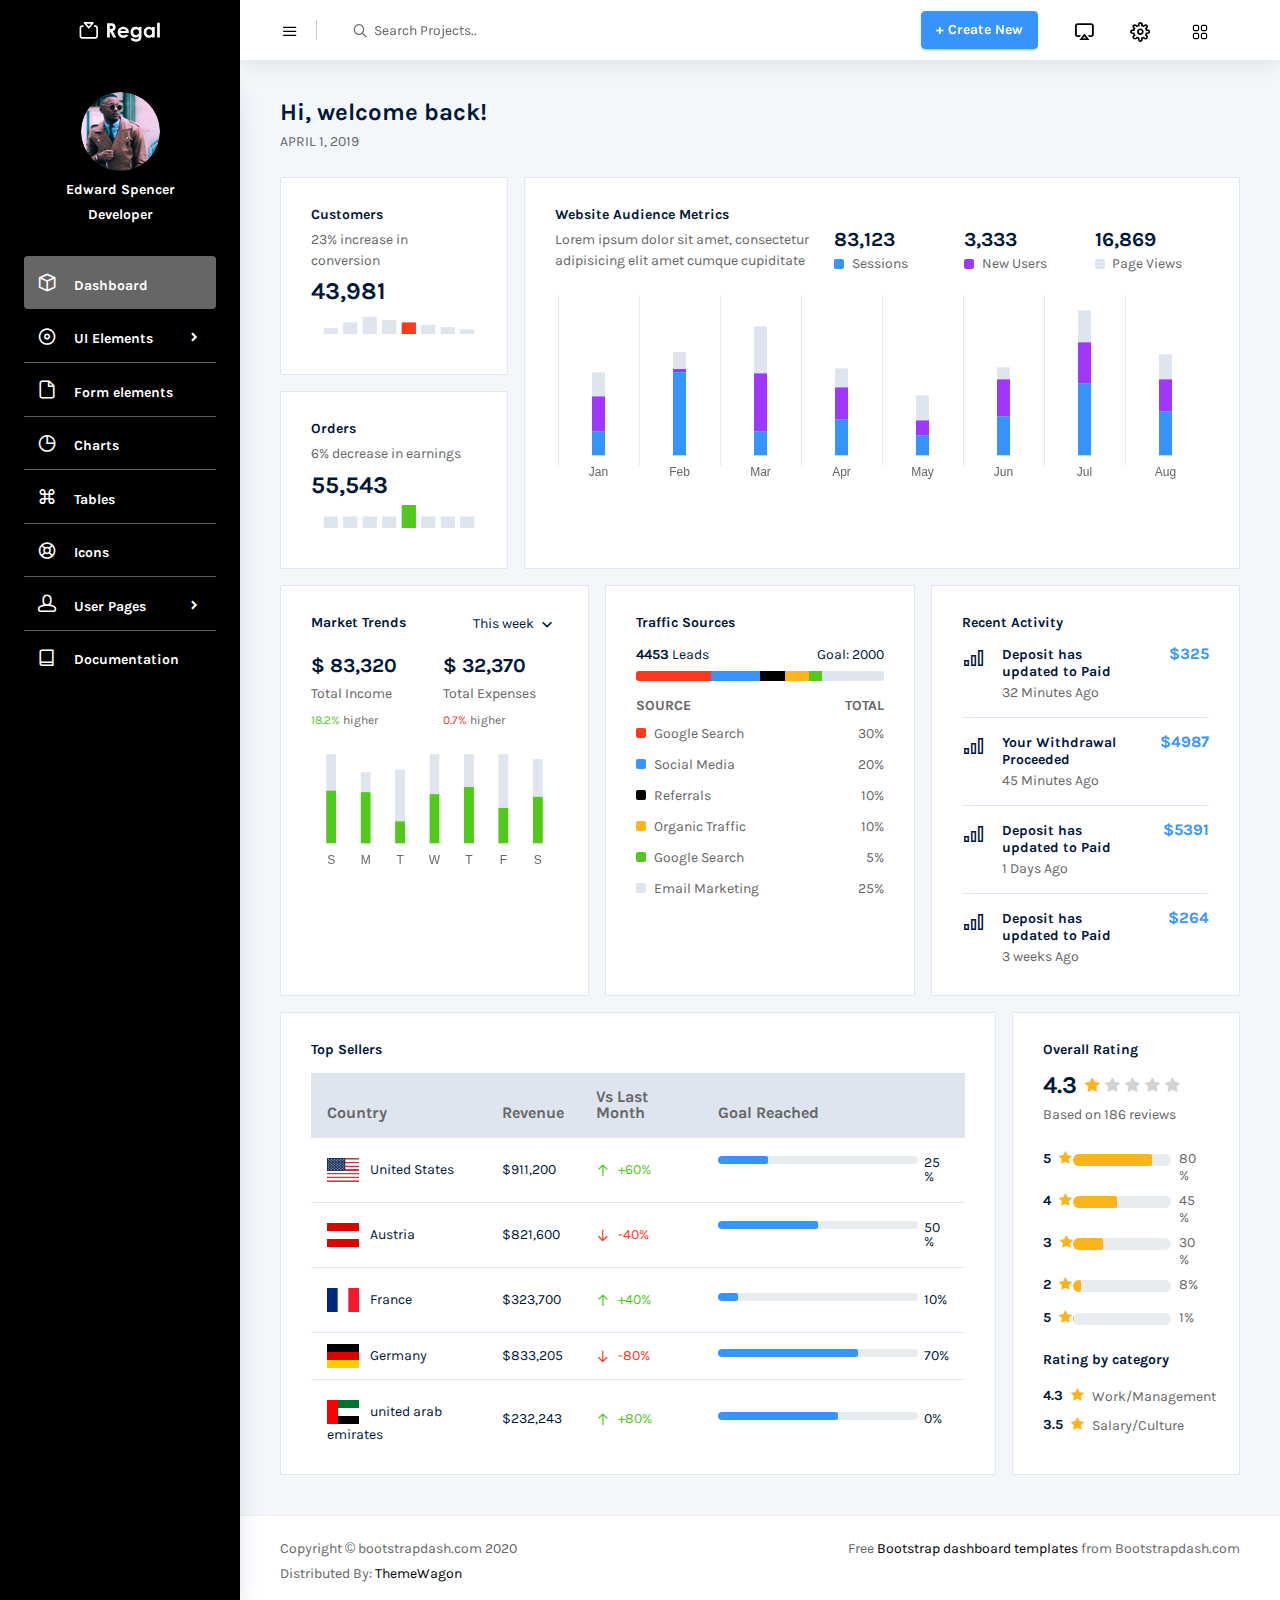
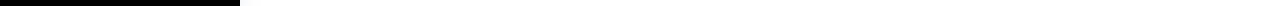
<file: AcunMedyaTravelProject/regal-1.0.0/index.html>
<!DOCTYPE html>
<html lang="en">

<head>
  <!-- Required meta tags --> 
  <meta charset="utf-8">
  <meta name="viewport" content="width=device-width, initial-scale=1, shrink-to-fit=no">
  <title>Regal Admin</title>
  <!-- base:css -->
  <link rel="stylesheet" href="vendors/mdi/css/materialdesignicons.min.css">
  <link rel="stylesheet" href="vendors/feather/feather.css">
  <link rel="stylesheet" href="vendors/base/vendor.bundle.base.css">
  <!-- endinject -->
  <!-- plugin css for this page -->
  <link rel="stylesheet" href="vendors/flag-icon-css/css/flag-icon.min.css"/>
  <link rel="stylesheet" href="vendors/font-awesome/css/font-awesome.min.css">
  <link rel="stylesheet" href="vendors/jquery-bar-rating/fontawesome-stars-o.css">
  <link rel="stylesheet" href="vendors/jquery-bar-rating/fontawesome-stars.css">
  <!-- End plugin css for this page -->
  <!-- inject:css -->
  <link rel="stylesheet" href="css/style.css">
  <!-- endinject -->
  <link rel="shortcut icon" href="images/favicon.png" />
</head>
<body>
  <div class="container-scroller">
    <!-- partial:partials/_navbar.html -->
    <nav class="navbar col-lg-12 col-12 p-0 fixed-top d-flex flex-row">
      <div class="text-center navbar-brand-wrapper d-flex align-items-center justify-content-center">
        <a class="navbar-brand brand-logo" href="index.html"><img src="images/logo.svg" alt="logo"/></a>
        <a class="navbar-brand brand-logo-mini" href="index.html"><img src="images/logo-mini.svg" alt="logo"/></a>
      </div>
      <div class="navbar-menu-wrapper d-flex align-items-center justify-content-end">
        <button class="navbar-toggler navbar-toggler align-self-center" type="button" data-toggle="minimize">
          <span class="icon-menu"></span>
        </button>
        <ul class="navbar-nav mr-lg-2">
          <li class="nav-item nav-search d-none d-lg-block">
            <div class="input-group">
              <div class="input-group-prepend">
                <span class="input-group-text" id="search">
                  <i class="icon-search"></i>
                </span>
              </div>
              <input type="text" class="form-control" placeholder="Search Projects.." aria-label="search" aria-describedby="search">
            </div>
          </li>
        </ul>
        <ul class="navbar-nav navbar-nav-right">
            <li class="nav-item dropdown d-lg-flex d-none">
                <button type="button" class="btn btn-info font-weight-bold">+ Create New</button>
            </li>
          <li class="nav-item dropdown d-flex">
            <a class="nav-link count-indicator dropdown-toggle d-flex justify-content-center align-items-center" id="messageDropdown" href="#" data-toggle="dropdown">
              <i class="icon-air-play mx-0"></i>
            </a>
            <div class="dropdown-menu dropdown-menu-right navbar-dropdown preview-list" aria-labelledby="messageDropdown">
              <p class="mb-0 font-weight-normal float-left dropdown-header">Messages</p>
              <a class="dropdown-item preview-item">
                <div class="preview-thumbnail">
                    <img src="images/faces/face4.jpg" alt="image" class="profile-pic">
                </div>
                <div class="preview-item-content flex-grow">
                  <h6 class="preview-subject ellipsis font-weight-normal">David Grey
                  </h6>
                  <p class="font-weight-light small-text text-muted mb-0">
                    The meeting is cancelled
                  </p>
                </div>
              </a>
              <a class="dropdown-item preview-item">
                <div class="preview-thumbnail">
                    <img src="images/faces/face2.jpg" alt="image" class="profile-pic">
                </div>
                <div class="preview-item-content flex-grow">
                  <h6 class="preview-subject ellipsis font-weight-normal">Tim Cook
                  </h6>
                  <p class="font-weight-light small-text text-muted mb-0">
                    New product launch
                  </p>
                </div>
              </a>
              <a class="dropdown-item preview-item">
                <div class="preview-thumbnail">
                    <img src="images/faces/face3.jpg" alt="image" class="profile-pic">
                </div>
                <div class="preview-item-content flex-grow">
                  <h6 class="preview-subject ellipsis font-weight-normal"> Johnson
                  </h6>
                  <p class="font-weight-light small-text text-muted mb-0">
                    Upcoming board meeting
                  </p>
                </div>
              </a>
            </div>
          </li>
          <li class="nav-item dropdown d-flex mr-4 ">
            <a class="nav-link count-indicator dropdown-toggle d-flex align-items-center justify-content-center" id="notificationDropdown" href="#" data-toggle="dropdown">
              <i class="icon-cog"></i>
            </a>
            <div class="dropdown-menu dropdown-menu-right navbar-dropdown preview-list" aria-labelledby="notificationDropdown">
              <p class="mb-0 font-weight-normal float-left dropdown-header">Settings</p>
              <a class="dropdown-item preview-item">               
                  <i class="icon-head"></i> Profile
              </a>
              <a class="dropdown-item preview-item" href="/Login/Logout/">
                  <i class="icon-inbox"></i> Logout
              </a>
            </div>
          </li>
          <li class="nav-item dropdown mr-4 d-lg-flex d-none">
            <a class="nav-link count-indicatord-flex align-item s-center justify-content-center" href="#">
              <i class="icon-grid"></i>
            </a>
          </li>
        </ul>
        <button class="navbar-toggler navbar-toggler-right d-lg-none align-self-center" type="button" data-toggle="offcanvas">
          <span class="icon-menu"></span>
        </button>
      </div>
    </nav>
    <!-- partial -->
    <div class="container-fluid page-body-wrapper">
      <!-- partial:partials/_sidebar.html -->
      <nav class="sidebar sidebar-offcanvas" id="sidebar">
        <div class="user-profile">
          <div class="user-image">
            <img src="images/faces/face28.png">
          </div>
          <div class="user-name">
              Edward Spencer
          </div>
          <div class="user-designation">
              Developer
          </div>
        </div>
        <ul class="nav">
          <li class="nav-item">
            <a class="nav-link" href="index.html">
              <i class="icon-box menu-icon"></i>
              <span class="menu-title">Dashboard</span>
            </a>
          </li>
          <li class="nav-item">
            <a class="nav-link" data-toggle="collapse" href="#ui-basic" aria-expanded="false" aria-controls="ui-basic">
              <i class="icon-disc menu-icon"></i>
              <span class="menu-title">UI Elements</span>
              <i class="menu-arrow"></i>
            </a>
            <div class="collapse" id="ui-basic">
              <ul class="nav flex-column sub-menu">
                <li class="nav-item"> <a class="nav-link" href="pages/ui-features/buttons.html">Buttons</a></li>
                <li class="nav-item"> <a class="nav-link" href="pages/ui-features/typography.html">Typography</a></li>
              </ul>
            </div>
          </li>
          <li class="nav-item">
            <a class="nav-link" href="pages/forms/basic_elements.html">
              <i class="icon-file menu-icon"></i>
              <span class="menu-title">Form elements</span>
            </a>
          </li>
          <li class="nav-item">
            <a class="nav-link" href="pages/charts/chartjs.html">
              <i class="icon-pie-graph menu-icon"></i>
              <span class="menu-title">Charts</span>
            </a>
          </li>
          <li class="nav-item">
            <a class="nav-link" href="pages/tables/basic-table.html">
              <i class="icon-command menu-icon"></i>
              <span class="menu-title">Tables</span>
            </a>
          </li>
          <li class="nav-item">
            <a class="nav-link" href="pages/icons/feather-icons.html">
              <i class="icon-help menu-icon"></i>
              <span class="menu-title">Icons</span>
            </a>
          </li>
          <li class="nav-item">
            <a class="nav-link" data-toggle="collapse" href="#auth" aria-expanded="false" aria-controls="auth">
              <i class="icon-head menu-icon"></i>
              <span class="menu-title">User Pages</span>
              <i class="menu-arrow"></i>
            </a>
            <div class="collapse" id="auth">
              <ul class="nav flex-column sub-menu">
                <li class="nav-item"> <a class="nav-link" href="pages/samples/login.html"> Login </a></li>
                <li class="nav-item"> <a class="nav-link" href="pages/samples/login-2.html"> Login 2 </a></li>
                <li class="nav-item"> <a class="nav-link" href="pages/samples/register.html"> Register </a></li>
                <li class="nav-item"> <a class="nav-link" href="pages/samples/register-2.html"> Register 2 </a></li>
                <li class="nav-item"> <a class="nav-link" href="pages/samples/lock-screen.html"> Lockscreen </a></li>
              </ul>
            </div>
          </li>
          <li class="nav-item">
            <a class="nav-link" href="docs/documentation.html">
              <i class="icon-book menu-icon"></i>
              <span class="menu-title">Documentation</span>
            </a>
          </li>
        </ul>
      </nav>
      <!-- partial -->
      <div class="main-panel">
        <div class="content-wrapper">
          <div class="row">
            <div class="col-sm-12 mb-4 mb-xl-0">
              <h4 class="font-weight-bold text-dark">Hi, welcome back!</h4>
              <p class="font-weight-normal mb-2 text-muted">APRIL 1, 2019</p>
            </div>
          </div>
          <div class="row mt-3">
            <div class="col-xl-3 flex-column d-flex grid-margin stretch-card">
              <div class="row flex-grow">
                <div class="col-sm-12 grid-margin stretch-card">
                    <div class="card">
                      <div class="card-body">
                          <h4 class="card-title">Customers</h4>
                          <p>23% increase in conversion</p>
                          <h4 class="text-dark font-weight-bold mb-2">43,981</h4>
                          <canvas id="customers"></canvas>
                      </div>
                    </div>
                </div>
                <div class="col-sm-12 stretch-card">
                    <div class="card">
                      <div class="card-body">
                          <h4 class="card-title">Orders</h4>
                          <p>6% decrease in earnings</p>
                          <h4 class="text-dark font-weight-bold mb-2">55,543</h4>
                          <canvas id="orders"></canvas>
                      </div>
                    </div>
               </div>
              </div>
            </div>
            <div class="col-xl-9 d-flex grid-margin stretch-card">
                <div class="card">
                  <div class="card-body">
                      <h4 class="card-title">Website Audience Metrics</h4>
                      <div class="row">
                        <div class="col-lg-5">
                          <p>Lorem ipsum dolor sit amet, consectetur adipisicing elit amet cumque cupiditate</p>
                        </div>
                        <div class="col-lg-7">
                          <div class="chart-legends d-lg-block d-none" id="chart-legends"></div>
                        </div>
                      </div>
                      <div class="row">
                          <div class="col-sm-12">
                              <canvas id="web-audience-metrics-satacked" class="mt-3"></canvas>
                          </div>
                      </div>
                        
                    </div>
                  </div>
            </div>
          </div>
          <div class="row">
              <div class="col-xl-4 grid-margin stretch-card">
                  <div class="card">
                    <div class="card-body">
                      <div class="d-flex justify-content-between mb-3">
                          <h4 class="card-title">Market Trends</h4>
                          <div class="dropdown">
                              <button class="btn btn-sm dropdown-toggle text-dark pt-0 pr-0" type="button" id="dropdownMenuSizeButton3" data-toggle="dropdown" aria-haspopup="true" aria-expanded="false">
                                  This week
                              </button>
                              <div class="dropdown-menu" aria-labelledby="dropdownMenuSizeButton3">
                                <h6 class="dropdown-header">This week</h6>
                                <h6 class="dropdown-header">This month</h6>
                              </div>
                            </div>
                      </div>
                      <div id="chart-legends-market-trend" class="chart-legends mt-1">
                      </div>
                      <div class="row mt-2 mb-2">
                        <div class="col-6">
                          <div class="text-small"><span class="text-success">18.2%</span> higher </div>
                        </div>
                        <div class="col-6">
                          <div class="text-small"><span class="text-danger">0.7%</span> higher </div>
                        </div>
                      </div>
                      <div class="marketTrends mt-4">
                        <canvas id="marketTrendssatacked"></canvas>
                      </div>
                        
                    </div>
                  </div>
              </div>
              <div class="col-xl-4 grid-margin stretch-card">
                <div class="card">
                  <div class="card-body">
                    <h4 class="card-title">Traffic Sources</h4>
                    <div class="row">
                      <div class="col-sm-12">
                          <div class="d-flex justify-content-between mt-2 text-dark mb-2">
                              <div><span class="font-weight-bold">4453</span> Leads</div>
                              <div>Goal: 2000</div>
                            </div>
                        <div class="progress progress-md grouped mb-2">
                          <div class="progress-bar  bg-danger" role="progressbar" style="width: 30%" aria-valuenow="25" aria-valuemin="0" aria-valuemax="100"></div>
                          <div class="progress-bar bg-info" role="progressbar" style="width: 20%" aria-valuenow="50" aria-valuemin="0" aria-valuemax="100"></div>
                          <div class="progress-bar  bg-primary" role="progressbar" style="width: 10%" aria-valuenow="25" aria-valuemin="0" aria-valuemax="100"></div>
                          <div class="progress-bar bg-warning" role="progressbar" style="width: 10%" aria-valuenow="50" aria-valuemin="0" aria-valuemax="100"></div>
                          <div class="progress-bar bg-success" role="progressbar" style="width: 5%" aria-valuenow="50" aria-valuemin="0" aria-valuemax="100"></div>
                          <div class="progress-bar bg-light" role="progressbar" style="width: 25%" aria-valuenow="50" aria-valuemin="0" aria-valuemax="100"></div>
                        </div>
                      </div>
                      <div class="col-sm-12">
                        <div class="traffic-source-legend">
                          <div class="d-flex justify-content-between mb-1 mt-2">
                            <div class="font-weight-bold">SOURCE</div>
                            <div class="font-weight-bold">TOTAL</div>
                          </div>
                          <div class="d-flex justify-content-between legend-label">
                            <div><span class="bg-danger"></span>Google Search</div>
                            <div>30%</div>
                          </div>
                          <div class="d-flex justify-content-between legend-label">
                            <div><span class="bg-info"></span>Social Media</div>
                            <div>20%</div>
                          </div>
                          <div class="d-flex justify-content-between legend-label">
                            <div><span class="bg-primary"></span>Referrals</div>
                            <div>10%</div>
                          </div>
                          <div class="d-flex justify-content-between legend-label">
                            <div><span class="bg-warning"></span>Organic Traffic</div>
                            <div>10%</div>
                          </div>
                          <div class="d-flex justify-content-between legend-label">
                            <div><span class="bg-success"></span>Google Search</div>
                            <div>5%</div>
                          </div>
                          <div class="d-flex justify-content-between legend-label">
                            <div><span class="bg-light"></span>Email Marketing</div>
                            <div>25%</div>
                          </div>
                        </div>
                        
                      </div>
                    </div>  
                  </div>
                </div>
              </div>
              <div class="col-xl-4 grid-margin stretch-card">
                <div class="card">
                  <div class="card-body">
                    <h4 class="card-title mb-3">Recent Activity</h4>
                    <div class="row">
                      <div class="col-sm-12">
                        <div class="text-dark">
                          <div class="d-flex pb-3 border-bottom justify-content-between">
                            <div class="mr-3"><i class="mdi mdi-signal-cellular-outline icon-md"></i></div>
                            <div class="font-weight-bold mr-sm-4">
                              <div>Deposit has updated to Paid</div>
                              <div class="text-muted font-weight-normal mt-1">32 Minutes Ago</div>
                            </div>
                            <div><h6 class="font-weight-bold text-info ml-sm-2">$325</h6></div>
                          </div>
                          <div class="d-flex pb-3 pt-3 border-bottom justify-content-between">
                            <div class="mr-3"><i class="mdi mdi-signal-cellular-outline icon-md"></i></div>
                            <div class="font-weight-bold mr-sm-4">
                              <div>Your Withdrawal Proceeded</div>
                              <div class="text-muted font-weight-normal mt-1">45 Minutes Ago</div>
                            </div>
                            <div><h6 class="font-weight-bold text-info ml-sm-2">$4987</h6></div>
                          </div>
                          <div class="d-flex pb-3 pt-3 border-bottom justify-content-between">
                            <div class="mr-3"><i class="mdi mdi-signal-cellular-outline icon-md"></i></div>
                            <div class="font-weight-bold mr-sm-4">
                              <div>Deposit has updated to Paid                              </div>
                              <div class="text-muted font-weight-normal mt-1">1 Days Ago</div>
                            </div>
                            <div><h6 class="font-weight-bold text-info ml-sm-2">$5391</h6></div>
                          </div>
                          <div class="d-flex pt-3 justify-content-between">
                            <div class="mr-3"><i class="mdi mdi-signal-cellular-outline icon-md"></i></div>
                            <div class="font-weight-bold mr-sm-4">
                              <div>Deposit has updated to Paid</div>
                              <div class="text-muted font-weight-normal mt-1">3 weeks Ago</div>
                            </div>
                            <div><h6 class="font-weight-bold text-info ml-sm-2">$264</h6></div>
                          </div> 
                        </div>
                      </div>
                    </div>  
                  </div>
                </div>
              </div>
          </div>
          <div class="row">
            <div class="col-xl-9 grid-margin-lg-0 grid-margin stretch-card">
              <div class="card">
                <div class="card-body">
                    <h4 class="card-title">Top Sellers</h4>
                    <div class="table-responsive mt-3">
                      <table class="table table-header-bg">
                        <thead>
                          <tr>
                            <th>
                                Country
                            </th>
                            <th>
                                Revenue
                            </th>
                            <th>
                                Vs Last Month
                            </th>
                            <th>
                                Goal Reached
                            </th>
                          </tr>
                        </thead>
                        <tbody>
                          <tr>
                            <td>
                              <i class="flag-icon flag-icon-us mr-2" title="us" id="us"></i> United States 
                            </td>
                            <td>
                              $911,200
                            </td>
                            <td>
                              <div class="text-success"><i class="icon-arrow-up mr-2"></i>+60%</div>
                            </td>
                            <td>
                              <div class="row">
                                <div class="col-sm-10">
                                  <div class="progress">
                                    <div class="progress-bar bg-info" role="progressbar" style="width: 25%" aria-valuenow="25" aria-valuemin="0" aria-valuemax="100"></div>
                                  </div>
                                </div>
                                <div class="col-sm-2">
                                  25%
                                </div>
                              </div>
                            </td>
                            
                          </tr>
                          <tr>
                            <td>
                              <i class="flag-icon flag-icon-at mr-2" title="us" id="at"></i> Austria
                            </td>
                            <td>
                                $821,600
                            </td>
                            <td>
                              <div class="text-danger"><i class="icon-arrow-down mr-2"></i>-40%</div>
                            </td>
                            <td>
                              <div class="row">
                                <div class="col-sm-10">
                                  <div class="progress">
                                    <div class="progress-bar bg-info" role="progressbar" style="width: 50%" aria-valuenow="25" aria-valuemin="0" aria-valuemax="100"></div>
                                  </div>
                                </div>
                                <div class="col-sm-2">
                                  50%
                                </div>
                              </div>
                            </td>
                          </tr>
                          <tr>
                            <td>
                              <i class="flag-icon flag-icon-fr mr-2" title="us" id="fr"></i> France
                            </td>
                            <td>
                                $323,700
                            </td>
                            <td>
                              <div class="text-success"><i class="icon-arrow-up mr-2"></i>+40%</div>
                            </td>
                            <td>
                              <div class="row">
                                <div class="col-sm-10">
                                  <div class="progress">
                                    <div class="progress-bar bg-info" role="progressbar" style="width: 10%" aria-valuenow="25" aria-valuemin="0" aria-valuemax="100"></div>
                                  </div>
                                </div>
                                <div class="col-sm-2">
                                  10%
                                </div>
                              </div>
                            </td>
                          </tr>
                          <tr>
                            <td class="py-1">
                              <i class="flag-icon flag-icon-de mr-2" title="us" id="de"></i> Germany
                            </td>
                            <td>
                                $833,205
                            </td>
                            <td>
                              <div class="text-danger"><i class="icon-arrow-down mr-2"></i>-80%</div>
                            </td>
                            <td>
                              <div class="row">
                                <div class="col-sm-10">
                                  <div class="progress">
                                    <div class="progress-bar bg-info" role="progressbar" style="width: 70%" aria-valuenow="25" aria-valuemin="0" aria-valuemax="100"></div>
                                  </div>
                                </div>
                                <div class="col-sm-2">
                                  70%
                                </div>
                              </div>
                            </td>
                          </tr>
                          <tr>
                            <td class="pb-0">
                              <i class="flag-icon flag-icon-ae mr-2" title="ae" id="ae"></i> united arab emirates
                            </td>
                            <td class="pb-0">
                                $232,243
                            </td>
                            <td class="pb-0">
                              <div class="text-success"><i class="icon-arrow-up mr-2"></i>+80%</div>
                            </td>
                            <td class="pb-0">
                              <div class="row">
                                <div class="col-sm-10">
                                  <div class="progress">
                                    <div class="progress-bar bg-info" role="progressbar" style="width: 60%" aria-valuenow="25" aria-valuemin="0" aria-valuemax="100"></div>
                                  </div>
                                </div>
                                <div class="col-sm-2">
                                  0%
                                </div>
                              </div>
                            </td>
                          </tr>
                          
                        </tbody>
                      </table>
                    </div>
                </div>
              </div>
            </div>
            <div class="col-xl-3 grid-margin-lg-0 grid-margin stretch-card">
              <div class="card">
                <div class="card-body">
                    <h4 class="card-title mb-3">Overall rating</h4>
                    <div class="d-flex">
                      <div>
                          <h4 class="text-dark font-weight-bold mb-2 mr-2">4.3</h4>
                      </div>
                      <div>
                        <select id="over-all-rating" name="rating" autocomplete="off">
                          <option value="1">1</option>
                          <option value="2">2</option>
                          <option value="3">3</option>
                          <option value="4">4</option>
                          <option value="5">5</option>
                        </select>
                      </div>
                    </div>
                    <p class="mb-4">Based on 186 reviews</p>
                    <div class="row">
                      <div class="col-sm-2 pr-0">
                          <div class="d-flex">
                            <div>
                                <div class="text-dark font-weight-bold mb-2 mr-2">5</div>
                            </div>
                            <div>
                              <i class="fa fa-star text-warning"></i>
                            </div>
                          </div>
                      </div>
                      <div class="col-sm-9 pl-2">
                          <div class="row">
                            <div class="col-sm-10">
                              <div class="progress progress-lg mt-1">
                                <div class="progress-bar bg-warning" role="progressbar" style="width: 80%" aria-valuenow="25" aria-valuemin="0" aria-valuemax="100"></div>
                              </div>
                            </div>
                            <div class="col-sm-2 p-lg-0">
                              80%
                            </div>
                          </div>
                      </div>
                    </div>
                    <div class="row mt-2">
                      <div class="col-sm-2 pr-0">
                          <div class="d-flex">
                            <div>
                                <div class="text-dark font-weight-bold mb-2 mr-2">4</div>
                            </div>
                            <div>
                              <i class="fa fa-star text-warning"></i>
                            </div>
                          </div>
                      </div>
                      <div class="col-sm-9 pl-2">
                          <div class="row">
                            <div class="col-sm-10">
                              <div class="progress progress-lg mt-1">
                                <div class="progress-bar bg-warning" role="progressbar" style="width: 45%" aria-valuenow="25" aria-valuemin="0" aria-valuemax="100"></div>
                              </div>
                            </div>
                            <div class="col-sm-2 p-lg-0">
                              45%
                            </div>
                          </div>
                      </div>
                    </div>
                    <div class="row mt-2">
                      <div class="col-sm-2 pr-0">
                          <div class="d-flex">
                            <div>
                                <div class="text-dark font-weight-bold mb-2 mr-2">3</div>
                            </div>
                            <div>
                              <i class="fa fa-star text-warning"></i>
                            </div>
                          </div>
                      </div>
                      <div class="col-sm-9 pl-2">
                          <div class="row">
                            <div class="col-sm-10">
                              <div class="progress progress-lg mt-1">
                                <div class="progress-bar bg-warning" role="progressbar" style="width: 30%" aria-valuenow="25" aria-valuemin="0" aria-valuemax="100"></div>
                              </div>
                            </div>
                            <div class="col-sm-2 p-lg-0">
                              30%
                            </div>
                          </div>
                      </div>
                    </div>
                    <div class="row mt-2">
                      <div class="col-sm-2 pr-0">
                          <div class="d-flex">
                            <div>
                                <div class="text-dark font-weight-bold mb-2 mr-2">2</div>
                            </div>
                            <div>
                              <i class="fa fa-star text-warning"></i>
                            </div>
                          </div>
                      </div>
                      <div class="col-sm-9 pl-2">
                          <div class="row">
                            <div class="col-sm-10">
                              <div class="progress progress-lg mt-1">
                                <div class="progress-bar bg-warning" role="progressbar" style="width: 8%" aria-valuenow="25" aria-valuemin="0" aria-valuemax="100"></div>
                              </div>
                            </div>
                            <div class="col-sm-2 p-lg-0">
                              8%
                            </div>
                          </div>
                      </div>
                    </div>
                    <div class="row mt-2">
                      <div class="col-sm-2 pr-0">
                          <div class="d-flex">
                            <div>
                                <div class="text-dark font-weight-bold mb-2 mr-2">5</div>
                            </div>
                            <div>
                              <i class="fa fa-star text-warning"></i>
                            </div>
                          </div>
                      </div>
                      <div class="col-sm-9 pl-2">
                          <div class="row">
                            <div class="col-sm-10">
                              <div class="progress progress-lg mt-1">
                                <div class="progress-bar bg-warning" role="progressbar" style="width: 1%" aria-valuenow="25" aria-valuemin="0" aria-valuemax="100"></div>
                              </div>
                            </div>
                            <div class="col-sm-2 p-lg-0">
                              1%
                            </div>
                          </div>
                      </div>
                    </div>
                    <div class="row">
                      <div class="col-sm-12">
                        <p class="mb-2 mt-3 mb-3 text-dark font-weight-bold">Rating by category</p>
                        <div class="d-flex">
                            <div>
                                <div class="text-dark font-weight-bold mb-2 mr-2">4.3</div>
                            </div>
                            <div class="mr-2">
                              <i class="fa fa-star text-warning"></i>
                            </div>
                            <div><p>Work/Management</p></div>
                          </div>
                          <div class="d-flex">
                              <div>
                                  <div class="text-dark font-weight-bold mb-2 mr-2">3.5</div>
                              </div>
                              <div class="mr-2">
                                <i class="fa fa-star text-warning"></i>
                              </div>
                              <div><p>Salary/Culture</p></div>
                            </div>
                      </div>
                    </div>

                </div>
              </div>
            </div>
          </div>
        </div>
        <!-- content-wrapper ends -->
        <!-- partial:partials/_footer.html -->
        <footer class="footer">
          <div class="d-sm-flex justify-content-center justify-content-sm-between">
            <span class="text-muted d-block text-center text-sm-left d-sm-inline-block">Copyright © bootstrapdash.com 2020</span>
            <span class="float-none float-sm-right d-block mt-1 mt-sm-0 text-center"> Free <a href="https://www.bootstrapdash.com/" target="_blank">Bootstrap dashboard templates</a> from Bootstrapdash.com</span>
          </div>
          <span class="text-muted d-block text-center text-sm-left d-sm-inline-block mt-2">Distributed By: <a href="https://www.themewagon.com/" target="_blank">ThemeWagon</a></span> 
        </footer>
        
        <!-- partial -->
      </div>
      <!-- main-panel ends -->
    </div>
    <!-- page-body-wrapper ends -->
  </div>
  <!-- container-scroller -->

  <!-- base:js -->
  <script src="vendors/base/vendor.bundle.base.js"></script>
  <!-- endinject -->
  <!-- Plugin js for this page-->
  <!-- End plugin js for this page-->
  <!-- inject:js -->
  <script src="js/off-canvas.js"></script>
  <script src="js/hoverable-collapse.js"></script>
  <script src="js/template.js"></script>
  <!-- endinject -->
  <!-- plugin js for this page -->
  <script src="vendors/chart.js/Chart.min.js"></script>
  <script src="vendors/jquery-bar-rating/jquery.barrating.min.js"></script>
  <!-- End plugin js for this page -->
  <!-- Custom js for this page-->
  <script src="js/dashboard.js"></script>
  <!-- End custom js for this page-->
</body>

</html>
</file>
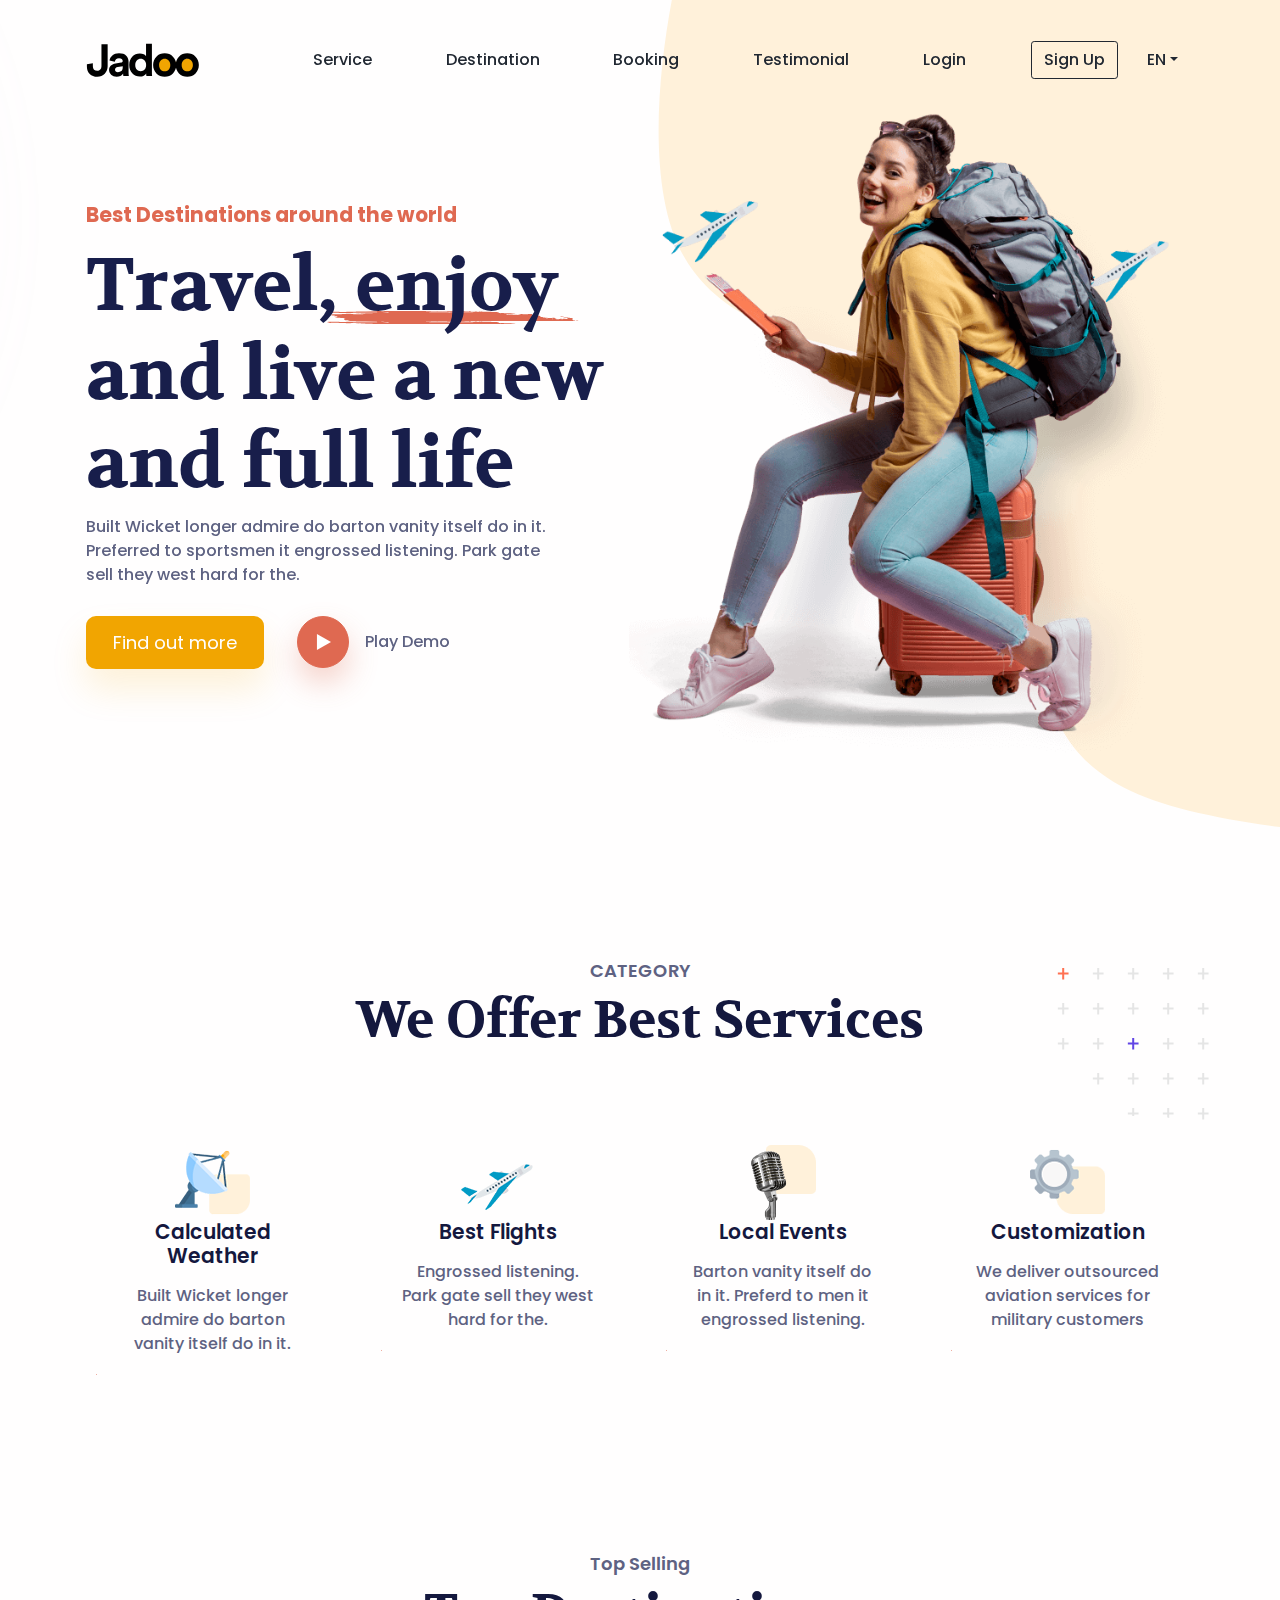
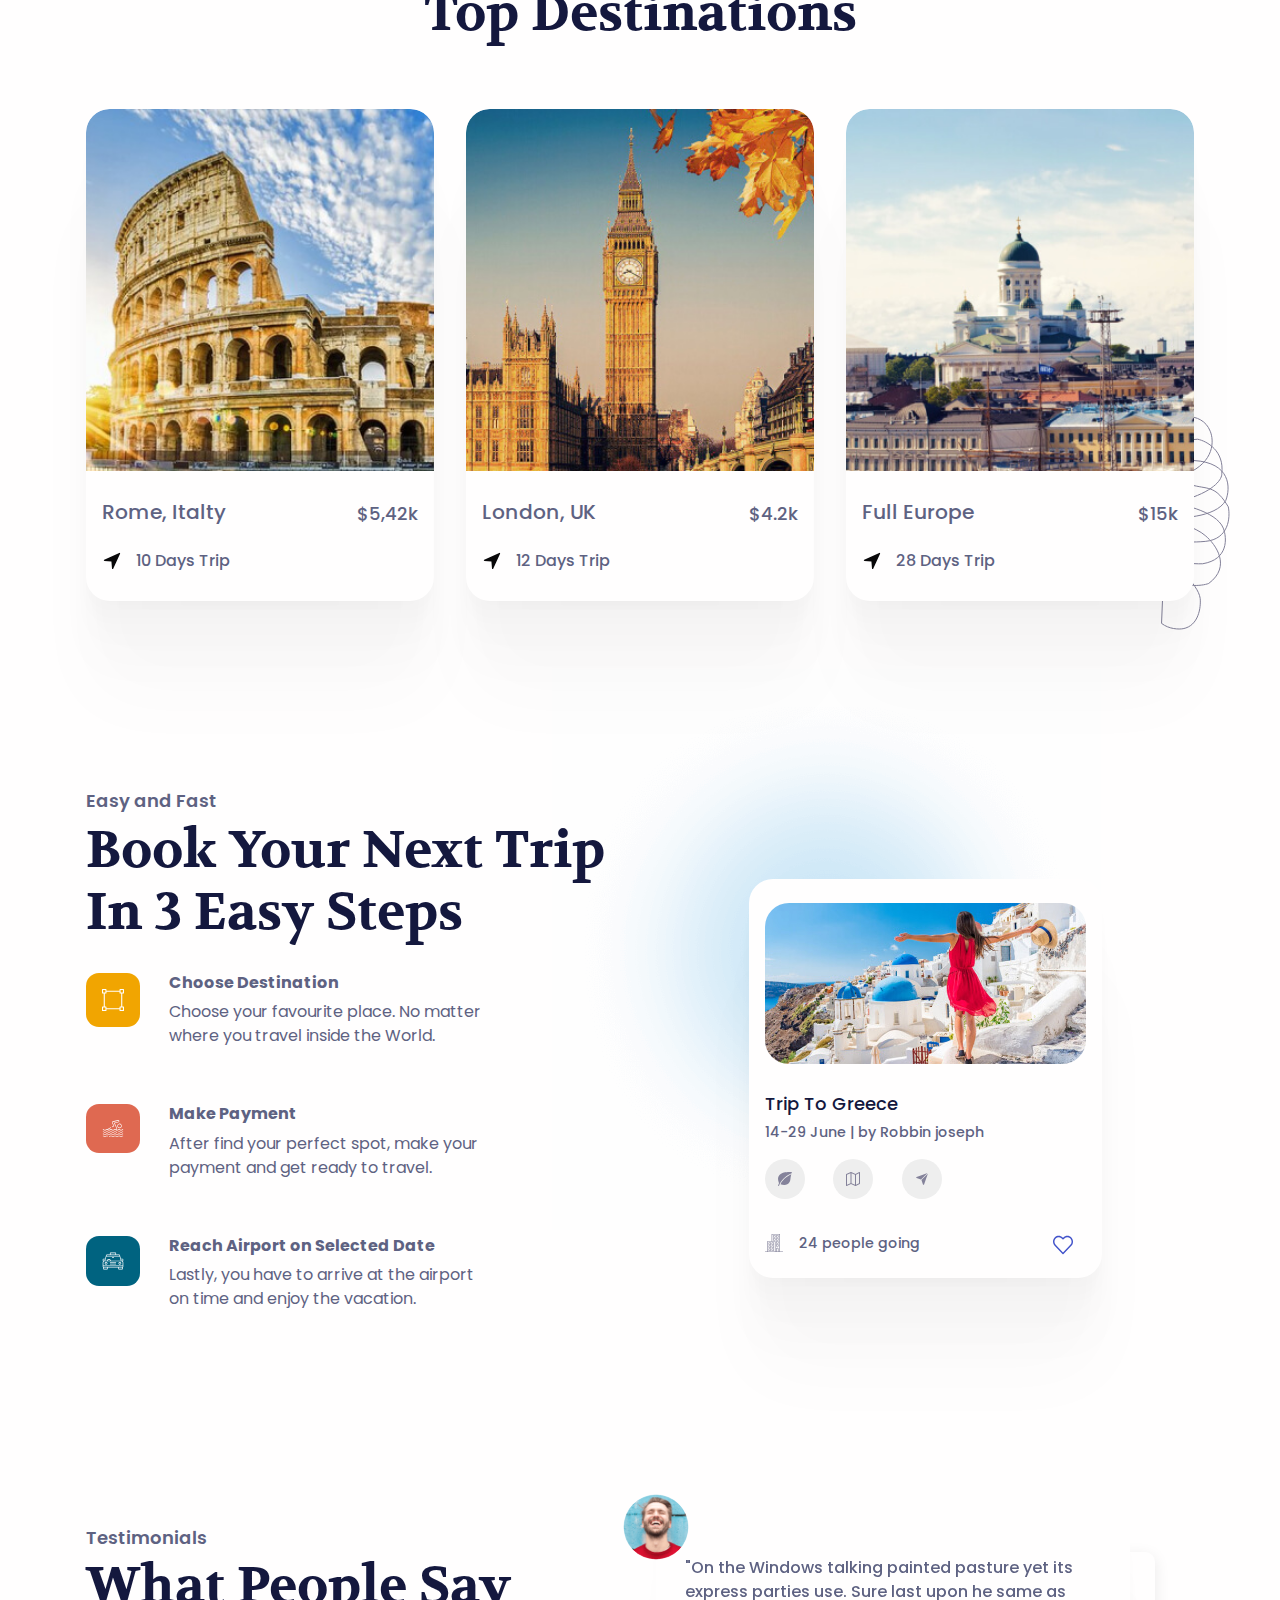
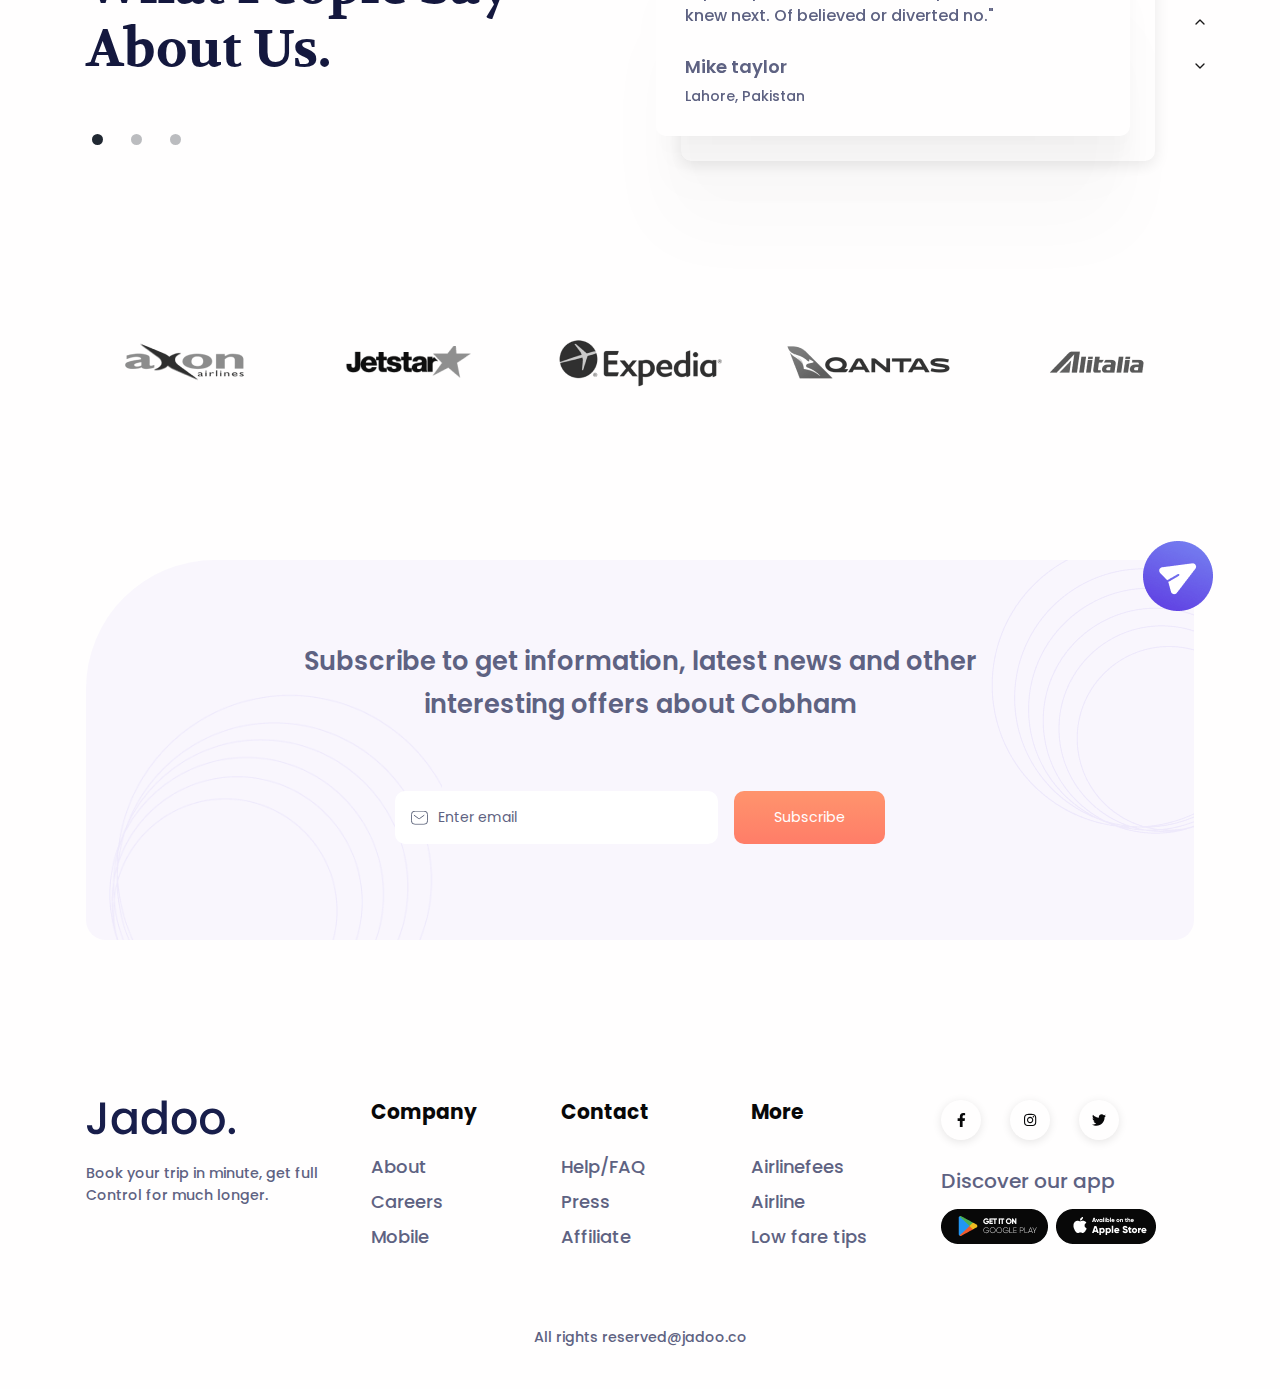
<file: AcunMedyaTravelProject/jadoo/public/index.html>
</html>
<!DOCTYPE html>
<html lang="en-US" dir="ltr">

<head>
    <meta charset="utf-8">
    <meta http-equiv="X-UA-Compatible" content="IE=edge">
    <meta name="viewport" content="width=device-width, initial-scale=1">


    <!-- ===============================================-->
    <!--    Document Title-->
    <!-- ===============================================-->
    <title>Jadoo | Travel Agency Landing Page UI</title>


    <!-- ===============================================-->
    <!--    Favicons-->
    <!-- ===============================================-->
    <link rel="apple-touch-icon" sizes="180x180" href="assets/img/favicons/apple-touch-icon.png">
    <link rel="icon" type="image/png" sizes="32x32" href="assets/img/favicons/favicon-32x32.png">
    <link rel="icon" type="image/png" sizes="16x16" href="assets/img/favicons/favicon-16x16.png">
    <link rel="shortcut icon" type="image/x-icon" href="assets/img/favicons/favicon.ico">
    <link rel="manifest" href="assets/img/favicons/manifest.json">
    <meta name="msapplication-TileImage" content="assets/img/favicons/mstile-150x150.png">
    <meta name="theme-color" content="#ffffff">


    <!-- ===============================================-->
    <!--    Stylesheets-->
    <!-- ===============================================-->
    <link href="assets/css/theme.css" rel="stylesheet" />

</head>


<body>

    <!-- ===============================================-->
    <!--    Main Content-->
    <!-- ===============================================-->
    <main class="main" id="top">
        <nav class="navbar navbar-expand-lg navbar-light fixed-top py-5 d-block" data-navbar-on-scroll="data-navbar-on-scroll">
            <div class="container">
                <a class="navbar-brand" href="index.html"><img src="assets/img/logo.svg" height="34" alt="logo" /></a>
                <button class="navbar-toggler" type="button" data-bs-toggle="collapse" data-bs-target="#navbarSupportedContent" aria-controls="navbarSupportedContent" aria-expanded="false" aria-label="Toggle navigation"><span class="navbar-toggler-icon"> </span></button>
                <div class="collapse navbar-collapse border-top border-lg-0 mt-4 mt-lg-0" id="navbarSupportedContent">
                    <ul class="navbar-nav ms-auto pt-2 pt-lg-0 font-base align-items-lg-center align-items-start">
                        <li class="nav-item px-3 px-xl-4"><a class="nav-link fw-medium" aria-current="page" href="#service">Service</a></li>
                        <li class="nav-item px-3 px-xl-4"><a class="nav-link fw-medium" aria-current="page" href="#destination">Destination</a></li>
                        <li class="nav-item px-3 px-xl-4"><a class="nav-link fw-medium" aria-current="page" href="#booking">Booking</a></li>
                        <li class="nav-item px-3 px-xl-4"><a class="nav-link fw-medium" aria-current="page" href="#testimonial">Testimonial</a></li>
                        <li class="nav-item px-3 px-xl-4"><a class="nav-link fw-medium" aria-current="page" href="#!">Login</a></li>
                        <li class="nav-item px-3 px-xl-4"><a class="btn btn-outline-dark order-1 order-lg-0 fw-medium" href="#!">Sign Up</a></li>
                        <li class="nav-item dropdown px-3 px-lg-0">
                            <a class="d-inline-block ps-0 py-2 pe-3 text-decoration-none dropdown-toggle fw-medium" href="#" id="navbarDropdown" role="button" data-bs-toggle="dropdown" aria-expanded="false">EN</a>
                            <ul class="dropdown-menu dropdown-menu-end border-0 shadow-lg" style="border-radius:0.3rem;" aria-labelledby="navbarDropdown">
                                <li><a class="dropdown-item" href="#!">EN</a></li>
                                <li><a class="dropdown-item" href="#!">BN</a></li>
                            </ul>
                        </li>
                    </ul>
                </div>
            </div>
        </nav>
        <section style="padding-top: 7rem;">
            <div class="bg-holder" style="background-image:url(assets/img/hero/hero-bg.svg);">
            </div>
            <!--/.bg-holder-->

            <div class="container">
                <div class="row align-items-center">
                    <div class="col-md-5 col-lg-6 order-0 order-md-1 text-end"><img class="pt-7 pt-md-0 hero-img" src="assets/img/hero/hero-img.png" alt="hero-header" /></div>
                    <div class="col-md-7 col-lg-6 text-md-start text-center py-6">
                        <h4 class="fw-bold text-danger mb-3">Best Destinations around the world</h4>
                        <h1 class="hero-title">Travel, enjoy and live a new and full life</h1>
                        <p class="mb-4 fw-medium">Built Wicket longer admire do barton vanity itself do in it.<br class="d-none d-xl-block" />Preferred to sportsmen it engrossed listening. Park gate<br class="d-none d-xl-block" />sell they west hard for the.</p>
                        <div class="text-center text-md-start">
                            <a class="btn btn-primary btn-lg me-md-4 mb-3 mb-md-0 border-0 primary-btn-shadow" href="#!" role="button">Find out more</a>
                            <div class="w-100 d-block d-md-none"></div><a href="#!" role="button" data-bs-toggle="modal" data-bs-target="#popupVideo"><span class="btn btn-danger round-btn-lg rounded-circle me-3 danger-btn-shadow"> <img src="assets/img/hero/play.svg" width="15" alt="paly" /></span></a><span class="fw-medium">Play Demo</span>
                            <div class="modal fade" id="popupVideo" tabindex="-1" aria-labelledby="popupVideo" aria-hidden="true">
                                <div class="modal-dialog modal-dialog-centered modal-lg">
                                    <div class="modal-content">
                                        <iframe class="rounded" style="width:100%;max-height:500px;" height="500px" src="https://www.youtube.com/embed/_lhdhL4UDIo" title="YouTube video player" allow="accelerometer; autoplay; clipboard-write; encrypted-media; gyroscope; picture-in-picture" allowfullscreen="allowfullscreen"></iframe>
                                    </div>
                                </div>
                            </div>
                        </div>
                    </div>
                </div>
            </div>
        </section>


        <!-- ============================================-->
        <!-- <section> begin ============================-->
        <section class="pt-5 pt-md-9" id="service">

            <div class="container">
                <div class="position-absolute z-index--1 end-0 d-none d-lg-block"><img src="assets/img/category/shape.svg" style="max-width: 200px" alt="service" /></div>
                <div class="mb-7 text-center">
                    <h5 class="text-secondary">CATEGORY </h5>
                    <h3 class="fs-xl-10 fs-lg-8 fs-7 fw-bold font-cursive text-capitalize">We Offer Best Services</h3>
                </div>
                <div class="row">
                    <div class="col-lg-3 col-sm-6 mb-6">
                        <div class="card service-card shadow-hover rounded-3 text-center align-items-center">
                            <div class="card-body p-xxl-5 p-4">
                                <img src="assets/img/category/icon1.png" width="75" alt="Service" />
                                <h4 class="mb-3">Calculated Weather</h4>
                                <p class="mb-0 fw-medium">Built Wicket longer admire do barton vanity itself do in it.</p>
                            </div>
                        </div>
                    </div>
                    <div class="col-lg-3 col-sm-6 mb-6">
                        <div class="card service-card shadow-hover rounded-3 text-center align-items-center">
                            <div class="card-body p-xxl-5 p-4">
                                <img src="assets/img/category/icon2.png" width="75" alt="Service" />
                                <h4 class="mb-3">Best Flights</h4>
                                <p class="mb-0 fw-medium">Engrossed listening. Park gate sell they west hard for the.</p>
                            </div>
                        </div>
                    </div>
                    <div class="col-lg-3 col-sm-6 mb-6">
                        <div class="card service-card shadow-hover rounded-3 text-center align-items-center">
                            <div class="card-body p-xxl-5 p-4">
                                <img src="assets/img/category/icon3.png" width="75" alt="Service" />
                                <h4 class="mb-3">Local Events</h4>
                                <p class="mb-0 fw-medium">Barton vanity itself do in it. Preferd to men it engrossed listening.</p>
                            </div>
                        </div>
                    </div>
                    <div class="col-lg-3 col-sm-6 mb-6">
                        <div class="card service-card shadow-hover rounded-3 text-center align-items-center">
                            <div class="card-body p-xxl-5 p-4">
                                <img src="assets/img/category/icon4.png" width="75" alt="Service" />
                                <h4 class="mb-3">Customization</h4>
                                <p class="mb-0 fw-medium">We deliver outsourced aviation services for military customers</p>
                            </div>
                        </div>
                    </div>
                </div>
            </div><!-- end of .container-->

        </section>
        <!-- <section> close ============================-->
        <!-- ============================================-->
        <!-- ============================================-->
        <!-- <section> begin ============================-->
        <section class="pt-5" id="destination">

            <div class="container">
                <div class="position-absolute start-100 bottom-0 translate-middle-x d-none d-xl-block ms-xl-n4"><img src="assets/img/dest/shape.svg" alt="destination" /></div>
                <div class="mb-7 text-center">
                    <h5 class="text-secondary">Top Selling </h5>
                    <h3 class="fs-xl-10 fs-lg-8 fs-7 fw-bold font-cursive text-capitalize">Top Destinations</h3>
                </div>
                <div class="row">
                    <div class="col-md-4 mb-4">
                        <div class="card overflow-hidden shadow">
                            <img class="card-img-top" src="assets/img/dest/dest1.jpg" alt="Rome, Italty" />
                            <div class="card-body py-4 px-3">
                                <div class="d-flex flex-column flex-lg-row justify-content-between mb-3">
                                    <h4 class="text-secondary fw-medium"><a class="link-900 text-decoration-none stretched-link" href="#!">Rome, Italty</a></h4><span class="fs-1 fw-medium">$5,42k</span>
                                </div>
                                <div class="d-flex align-items-center"> <img src="assets/img/dest/navigation.svg" style="margin-right: 14px" width="20" alt="navigation" /><span class="fs-0 fw-medium">10 Days Trip</span></div>
                            </div>
                        </div>
                    </div>
                    <div class="col-md-4 mb-4">
                        <div class="card overflow-hidden shadow">
                            <img class="card-img-top" src="assets/img/dest/dest2.jpg" alt="London, UK" />
                            <div class="card-body py-4 px-3">
                                <div class="d-flex flex-column flex-lg-row justify-content-between mb-3">
                                    <h4 class="text-secondary fw-medium"><a class="link-900 text-decoration-none stretched-link" href="#!">London, UK</a></h4><span class="fs-1 fw-medium">$4.2k</span>
                                </div>
                                <div class="d-flex align-items-center"> <img src="assets/img/dest/navigation.svg" style="margin-right: 14px" width="20" alt="navigation" /><span class="fs-0 fw-medium">12 Days Trip</span></div>
                            </div>
                        </div>
                    </div>
                    <div class="col-md-4 mb-4">
                        <div class="card overflow-hidden shadow">
                            <img class="card-img-top" src="assets/img/dest/dest3.jpg" alt="Full Europe" />
                            <div class="card-body py-4 px-3">
                                <div class="d-flex flex-column flex-lg-row justify-content-between mb-3">
                                    <h4 class="text-secondary fw-medium"><a class="link-900 text-decoration-none stretched-link" href="#!">Full Europe</a></h4><span class="fs-1 fw-medium">$15k</span>
                                </div>
                                <div class="d-flex align-items-center"> <img src="assets/img/dest/navigation.svg" style="margin-right: 14px" width="20" alt="navigation" /><span class="fs-0 fw-medium">28 Days Trip</span></div>
                            </div>
                        </div>
                    </div>
                </div>
            </div><!-- end of .container-->

        </section>
        <!-- <section> close ============================-->
        <!-- ============================================-->
        <!-- ============================================-->
        <!-- <section> begin ============================-->
        <section id="booking">

            <div class="container">
                <div class="row align-items-center">
                    <div class="col-lg-6">
                        <div class="mb-4 text-start">
                            <h5 class="text-secondary">Easy and Fast </h5>
                            <h3 class="fs-xl-10 fs-lg-8 fs-7 fw-bold font-cursive text-capitalize">Book your next trip in 3 easy steps</h3>
                        </div>
                        <div class="d-flex align-items-start mb-5">
                            <div class="bg-primary me-sm-4 me-3 p-3" style="border-radius: 13px"> <img src="assets/img/steps/selection.svg" width="22" alt="steps" /></div>
                            <div class="flex-1">
                                <h5 class="text-secondary fw-bold fs-0">Choose Destination</h5>
                                <p>Choose your favourite place. No matter <br class="d-none d-sm-block"> where you travel inside the World.</p>
                            </div>
                        </div>
                        <div class="d-flex align-items-start mb-5">
                            <div class="bg-danger me-sm-4 me-3 p-3" style="border-radius: 13px"> <img src="assets/img/steps/water-sport.svg" width="22" alt="steps" /></div>
                            <div class="flex-1">
                                <h5 class="text-secondary fw-bold fs-0">Make Payment</h5>
                                <p>After find your perfect spot, make your <br class="d-none d-sm-block"> payment and get ready to travel.</p>
                            </div>
                        </div>
                        <div class="d-flex align-items-start mb-5">
                            <div class="bg-info me-sm-4 me-3 p-3" style="border-radius: 13px"> <img src="assets/img/steps/taxi.svg" width="22" alt="steps" /></div>
                            <div class="flex-1">
                                <h5 class="text-secondary fw-bold fs-0">Reach Airport on Selected Date</h5>
                                <p>Lastly, you have to arrive at the airport <br class="d-none d-sm-block"> on time and enjoy the vacation.</p>
                            </div>
                        </div>
                    </div>
                    <div class="col-lg-6 d-flex justify-content-center align-items-start">
                        <div class="card position-relative shadow" style="max-width: 370px;">
                            <div class="position-absolute z-index--1 me-10 me-xxl-0" style="right:-160px;top:-210px;"> <img src="assets/img/steps/bg.png" style="max-width:550px;" alt="shape" /></div>
                            <div class="card-body p-3">
                                <img class="mb-4 mt-2 rounded-2 w-100" src="assets/img/steps/booking-img.jpg" alt="booking" />
                                <div>
                                    <h5 class="fw-medium">Trip To Greece</h5>
                                    <p class="fs--1 mb-3 fw-medium">14-29 June | by Robbin joseph</p>
                                    <div class="icon-group mb-4">
                                        <span class="btn icon-item"> <img src="assets/img/steps/leaf.svg" alt="" /></span><span class="btn icon-item"> <img src="assets/img/steps/map.svg" alt="" /></span><span class="btn icon-item"> <img src="assets/img/steps/send.svg" alt="" /></span>
                                    </div>
                                    <div class="d-flex align-items-center justify-content-between">
                                        <div class="d-flex align-items-center mt-n1"><img class="me-3" src="assets/img/steps/building.svg" width="18" alt="building" /><span class="fs--1 fw-medium">24 people going</span></div>
                                        <div class="show-onhover position-relative">
                                            <div class="card hideEl shadow position-absolute end-0 start-xl-50 bottom-100 translate-xl-middle-x ms-3" style="width: 260px;border-radius:18px;">
                                                <div class="card-body py-3">
                                                    <div class="d-flex">
                                                        <div style="margin-right: 10px"> <img class="rounded-circle" src="assets/img/steps/favorite-placeholder.png" width="50" alt="favorite" /></div>
                                                        <div>
                                                            <p class="fs--1 mb-1 fw-medium">Ongoing </p>
                                                            <h5 class="fw-medium mb-3">Trip to rome</h5>
                                                            <h6 class="fs--1 fw-medium mb-2"><span>40%</span> completed</h6>
                                                            <div class="progress" style="height: 6px;">
                                                                <div class="progress-bar" role="progressbar" style="width: 40%;" aria-valuenow="25" aria-valuemin="0" aria-valuemax="100"></div>
                                                            </div>
                                                        </div>
                                                    </div>
                                                </div>
                                            </div>
                                            <button class="btn"> <img src="assets/img/steps/heart.svg" width="20" alt="step" /></button>
                                        </div>
                                    </div>
                                </div>
                            </div>
                        </div>
                    </div>
                </div>
            </div><!-- end of .container-->

        </section>
        <!-- <section> close ============================-->
        <!-- ============================================-->
        <!-- ============================================-->
        <!-- <section> begin ============================-->
        <section id="testimonial">

            <div class="container">
                <div class="row">
                    <div class="col-lg-5">
                        <div class="mb-8 text-start">
                            <h5 class="text-secondary">Testimonials </h5>
                            <h3 class="fs-xl-10 fs-lg-8 fs-7 fw-bold font-cursive text-capitalize">What people say about Us.</h3>
                        </div>
                    </div>
                    <div class="col-lg-1"></div>
                    <div class="col-lg-6">
                        <div class="pe-7 ps-5 ps-lg-0">
                            <div class="carousel slide carousel-fade position-static" id="testimonialIndicator" data-bs-ride="carousel">
                                <div class="carousel-indicators">
                                    <button class="active" type="button" data-bs-target="#testimonialIndicator" data-bs-slide-to="0" aria-current="true" aria-label="Testimonial 0"></button>
                                    <button class="false" type="button" data-bs-target="#testimonialIndicator" data-bs-slide-to="1" aria-current="true" aria-label="Testimonial 1"></button>
                                    <button class="false" type="button" data-bs-target="#testimonialIndicator" data-bs-slide-to="2" aria-current="true" aria-label="Testimonial 2"></button>
                                </div>
                                <div class="carousel-inner">
                                    <div class="carousel-item position-relative active">
                                        <div class="card shadow" style="border-radius:10px;">
                                            <div class="position-absolute start-0 top-0 translate-middle"> <img class="rounded-circle fit-cover" src="assets/img/testimonial/author.png" height="65" width="65" alt="" /></div>
                                            <div class="card-body p-4">
                                                <p class="fw-medium mb-4">&quot;On the Windows talking painted pasture yet its express parties use. Sure last upon he same as knew next. Of believed or diverted no.&quot;</p>
                                                <h5 class="text-secondary">Mike taylor</h5>
                                                <p class="fw-medium fs--1 mb-0">Lahore, Pakistan</p>
                                            </div>
                                        </div>
                                        <div class="card shadow-sm position-absolute top-0 z-index--1 mb-3 w-100 h-100" style="border-radius:10px;transform:translate(25px, 25px)"> </div>
                                    </div>
                                    <div class="carousel-item position-relative ">
                                        <div class="card shadow" style="border-radius:10px;">
                                            <div class="position-absolute start-0 top-0 translate-middle"> <img class="rounded-circle fit-cover" src="assets/img/testimonial/author2.png" height="65" width="65" alt="" /></div>
                                            <div class="card-body p-4">
                                                <p class="fw-medium mb-4">&quot;Jadoo is recognized as one of the finest travel agency in the world. When it came to planning a trip, I found them to be dependable.&quot;</p>
                                                <h5 class="text-secondary">Thomas Wagon</h5>
                                                <p class="fw-medium fs--1 mb-0">CEO of Red Button</p>
                                            </div>
                                        </div>
                                        <div class="card shadow-sm position-absolute top-0 z-index--1 mb-3 w-100 h-100" style="border-radius:10px;transform:translate(25px, 25px)"> </div>
                                    </div>
                                    <div class="carousel-item position-relative ">
                                        <div class="card shadow" style="border-radius:10px;">
                                            <div class="position-absolute start-0 top-0 translate-middle"> <img class="rounded-circle fit-cover" src="assets/img/testimonial/author3.png" height="65" width="65" alt="" /></div>
                                            <div class="card-body p-4">
                                                <p class="fw-medium mb-4">&quot;On the Windows talking painted pasture yet its express parties use. Sure last upon he same as knew next. Of believed or diverted no.&quot;</p>
                                                <h5 class="text-secondary">Kelly Willium</h5>
                                                <p class="fw-medium fs--1 mb-0">Khulna, Bangladesh</p>
                                            </div>
                                        </div>
                                        <div class="card shadow-sm position-absolute top-0 z-index--1 mb-3 w-100 h-100" style="border-radius:10px;transform:translate(25px, 25px)"> </div>
                                    </div>
                                </div>
                                <div class="carousel-navigation d-flex flex-column flex-between-center position-absolute end-0 top-lg-50 bottom-0 translate-middle-y z-index-1 me-3 me-lg-0" style="height:60px;width:20px;">
                                    <button class="carousel-control-prev position-static" type="button" data-bs-target="#testimonialIndicator" data-bs-slide="prev"><img src="assets/img/icons/up.svg" width="16" alt="icon" /></button>
                                    <button class="carousel-control-next position-static" type="button" data-bs-target="#testimonialIndicator" data-bs-slide="next"><img src="assets/img/icons/down.svg" width="16" alt="icon" /></button>
                                </div>
                            </div>
                        </div>
                    </div>
                </div>
            </div><!-- end of .container-->

        </section>
        <!-- <section> close ============================-->
        <!-- ============================================-->


        <div class="position-relative pt-9 pt-lg-8 pb-6 pb-lg-8">
            <div class="container">
                <div class="row row-cols-lg-5 row-cols-md-3 row-cols-2 flex-center">
                    <div class="col">
                        <div class="card shadow-hover mb-4" style="border-radius:10px;">
                            <div class="card-body text-center"> <img class="img-fluid" src="assets/img/partner/1.png" alt="" /></div>
                        </div>
                    </div>
                    <div class="col">
                        <div class="card shadow-hover mb-4" style="border-radius:10px;">
                            <div class="card-body text-center"> <img class="img-fluid" src="assets/img/partner/2.png" alt="" /></div>
                        </div>
                    </div>
                    <div class="col">
                        <div class="card shadow-hover mb-4" style="border-radius:10px;">
                            <div class="card-body text-center"> <img class="img-fluid" src="assets/img/partner/3.png" alt="" /></div>
                        </div>
                    </div>
                    <div class="col">
                        <div class="card shadow-hover mb-4" style="border-radius:10px;">
                            <div class="card-body text-center"> <img class="img-fluid" src="assets/img/partner/4.png" alt="" /></div>
                        </div>
                    </div>
                    <div class="col">
                        <div class="card shadow-hover mb-4" style="border-radius:10px;">
                            <div class="card-body text-center"> <img class="img-fluid" src="assets/img/partner/5.png" alt="" /></div>
                        </div>
                    </div>
                </div>
            </div>
        </div>


        <!-- ============================================-->
        <!-- <section> begin ============================-->
        <section class="pt-6">

            <div class="container">
                <div class="py-8 px-5 position-relative text-center" style="background-color: rgba(223, 215, 249, 0.199);border-radius: 129px 20px 20px 20px;">
                    <div class="position-absolute start-100 top-0 translate-middle ms-md-n3 ms-n4 mt-3"> <img src="assets/img/cta/send.png" style="max-width:70px;" alt="send icon" /></div>
                    <div class="position-absolute end-0 top-0 z-index--1"> <img src="assets/img/cta/shape-bg2.png" width="264" alt="cta shape" /></div>
                    <div class="position-absolute start-0 bottom-0 ms-3 z-index--1 d-none d-sm-block"> <img src="assets/img/cta/shape-bg1.png" style="max-width: 340px;" alt="cta shape" /></div>
                    <div class="row justify-content-center">
                        <div class="col-lg-8 col-md-10">
                            <h2 class="text-secondary lh-1-7 mb-7">Subscribe to get information, latest news and other interesting offers about Cobham</h2>
                            <form class="row g-3 align-items-center w-lg-75 mx-auto">
                                <div class="col-sm">
                                    <div class="input-group-icon">
                                        <input class="form-control form-little-squirrel-control" type="email" placeholder="Enter email " aria-label="email" /><img class="input-box-icon" src="assets/img/cta/mail.svg" width="17" alt="mail" />
                                    </div>
                                </div>
                                <div class="col-sm-auto">
                                    <button class="btn btn-danger orange-gradient-btn fs--1">Subscribe</button>
                                </div>
                            </form>
                        </div>
                    </div>
                </div>
            </div><!-- end of .container-->

        </section>
        <!-- <section> close ============================-->
        <!-- ============================================-->
        <!-- ============================================-->
        <!-- <section> begin ============================-->
        <section class="pb-0 pb-lg-4">

            <div class="container">
                <div class="row">
                    <div class="col-lg-3 col-md-7 col-12 mb-4 mb-md-6 mb-lg-0 order-0">
                        <img class="mb-4" src="assets/img/logo2.svg" width="150" alt="jadoo" />
                        <p class="fs--1 text-secondary mb-0 fw-medium">Book your trip in minute, get full Control for much longer.</p>
                    </div>
                    <div class="col-lg-2 col-md-4 mb-4 mb-lg-0 order-lg-1 order-md-2">
                        <h4 class="footer-heading-color fw-bold font-sans-serif mb-3 mb-lg-4">Company</h4>
                        <ul class="list-unstyled mb-0">
                            <li class="mb-2"><a class="link-900 fs-1 fw-medium text-decoration-none" href="#!">About</a></li>
                            <li class="mb-2"><a class="link-900 fs-1 fw-medium text-decoration-none" href="#!">Careers</a></li>
                            <li class="mb-2"><a class="link-900 fs-1 fw-medium text-decoration-none" href="#!">Mobile</a></li>
                        </ul>
                    </div>
                    <div class="col-lg-2 col-md-4 mb-4 mb-lg-0 order-lg-2 order-md-3">
                        <h4 class="footer-heading-color fw-bold font-sans-serif mb-3 mb-lg-4">Contact</h4>
                        <ul class="list-unstyled mb-0">
                            <li class="mb-2"><a class="link-900 fs-1 fw-medium text-decoration-none" href="#!">Help/FAQ</a></li>
                            <li class="mb-2"><a class="link-900 fs-1 fw-medium text-decoration-none" href="#!">Press</a></li>
                            <li class="mb-2"><a class="link-900 fs-1 fw-medium text-decoration-none" href="#!">Affiliate</a></li>
                        </ul>
                    </div>
                    <div class="col-lg-2 col-md-4 mb-4 mb-lg-0 order-lg-3 order-md-4">
                        <h4 class="footer-heading-color fw-bold font-sans-serif mb-3 mb-lg-4">More</h4>
                        <ul class="list-unstyled mb-0">
                            <li class="mb-2"><a class="link-900 fs-1 fw-medium text-decoration-none" href="#!">Airlinefees</a></li>
                            <li class="mb-2"><a class="link-900 fs-1 fw-medium text-decoration-none" href="#!">Airline</a></li>
                            <li class="mb-2"><a class="link-900 fs-1 fw-medium text-decoration-none" href="#!">Low fare tips</a></li>
                        </ul>
                    </div>
                    <div class="col-lg-3 col-md-5 col-12 mb-4 mb-md-6 mb-lg-0 order-lg-4 order-md-1">
                        <div class="icon-group mb-4"> <a class="text-decoration-none icon-item shadow-social" id="facebook" href="#!"><i class="fab fa-facebook-f"> </i></a><a class="text-decoration-none icon-item shadow-social" id="instagram" href="#!"><i class="fab fa-instagram"> </i></a><a class="text-decoration-none icon-item shadow-social" id="twitter" href="#!"><i class="fab fa-twitter"> </i></a></div>
                        <h4 class="fw-medium font-sans-serif text-secondary mb-3">Discover our app</h4>
                        <div class="d-flex align-items-center"> <a href="#!"> <img class="me-2" src="assets/img/play-store.png" alt="play store" /></a><a href="#!"> <img src="assets/img/apple-store.png" alt="apple store" /></a></div>
                    </div>
                </div>
            </div><!-- end of .container-->

        </section>
        <!-- <section> close ============================-->
        <!-- ============================================-->


        <div class="py-5 text-center">
            <p class="mb-0 text-secondary fs--1 fw-medium">All rights reserved@jadoo.co </p>
        </div>
    </main>
    <!-- ===============================================-->
    <!--    End of Main Content-->
    <!-- ===============================================-->
    <!-- ===============================================-->
    <!--    JavaScripts-->
    <!-- ===============================================-->
    <script src="vendors/@popperjs/popper.min.js"></script>
    <script src="vendors/bootstrap/bootstrap.min.js"></script>
    <script src="vendors/is/is.min.js"></script>
    <script src="https://polyfill.io/v3/polyfill.min.js?features=window.scroll"></script>
    <script src="vendors/fontawesome/all.min.js"></script>
    <script src="assets/js/theme.js"></script>

    <link href="https://fonts.googleapis.com/css2?family=Poppins:wght@400;500;600;700&amp;family=Volkhov:wght@700&amp;display=swap" rel="stylesheet">
</body>
</file>
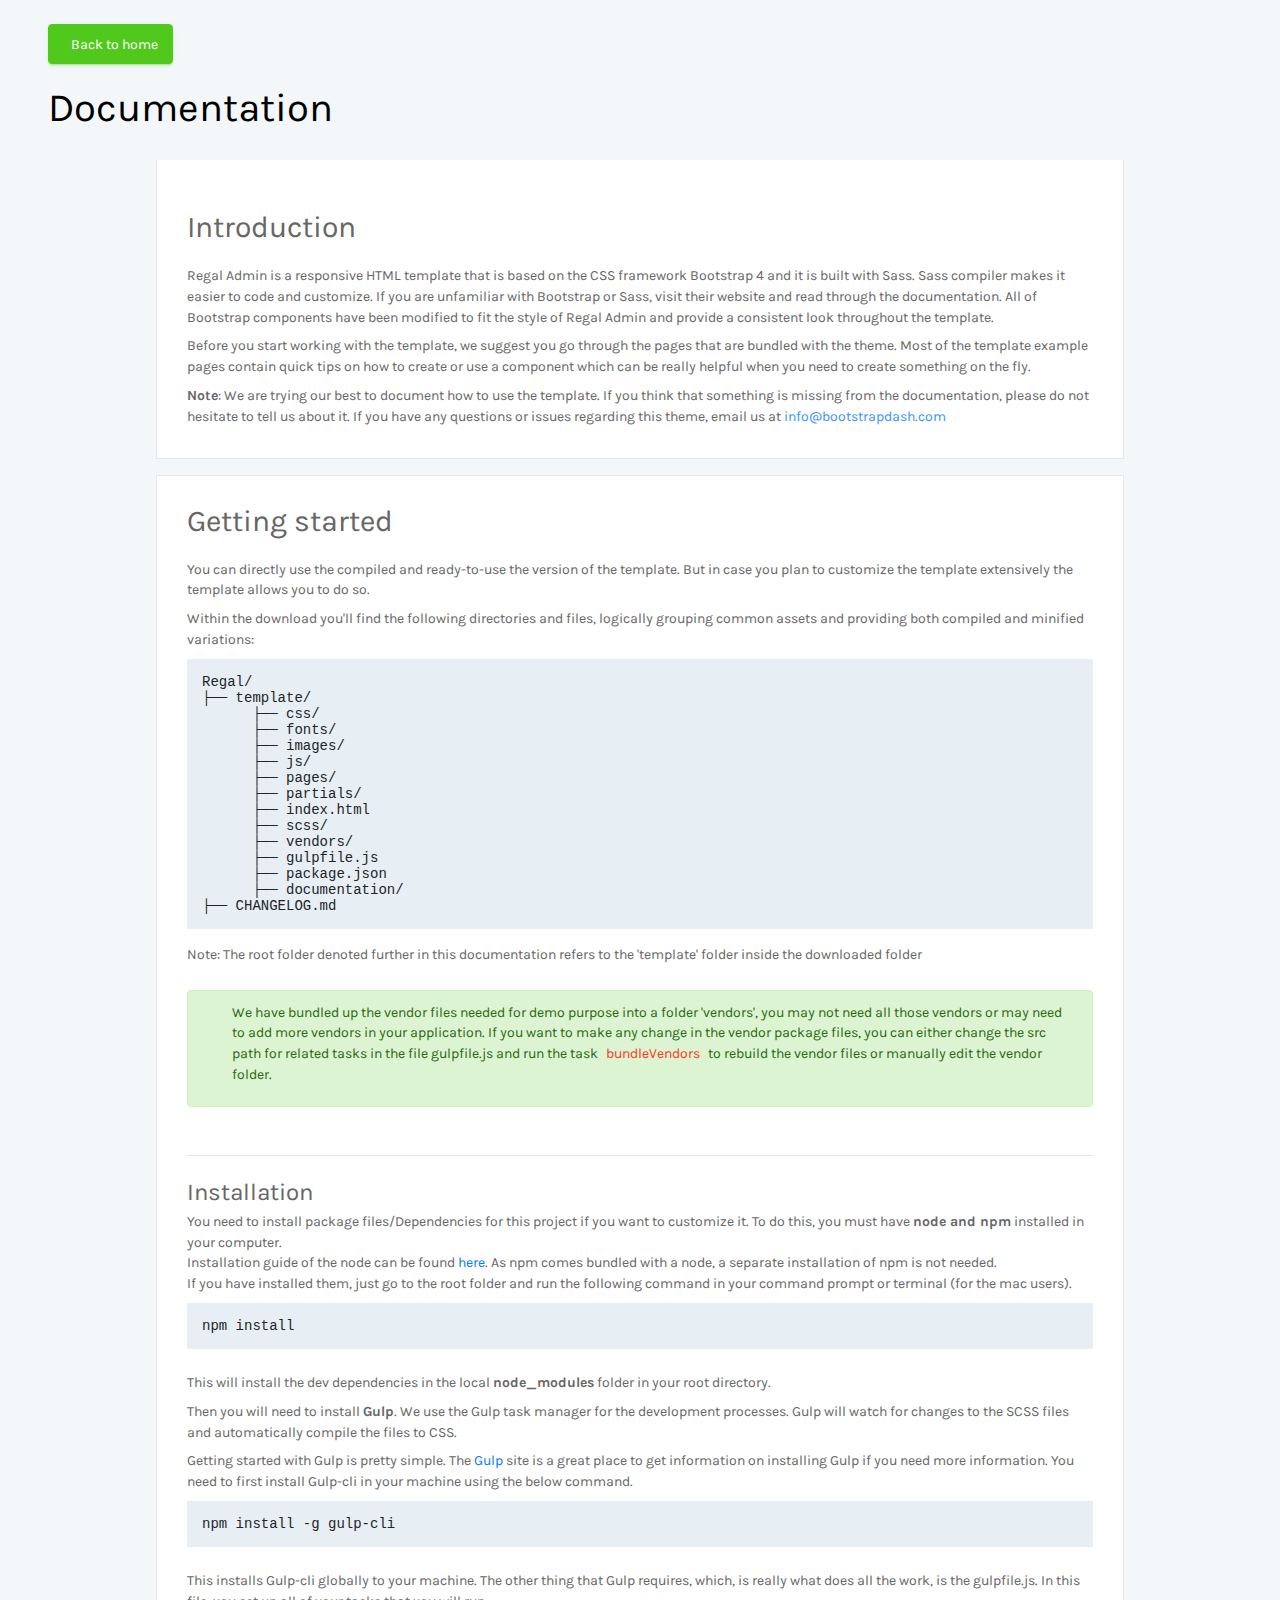
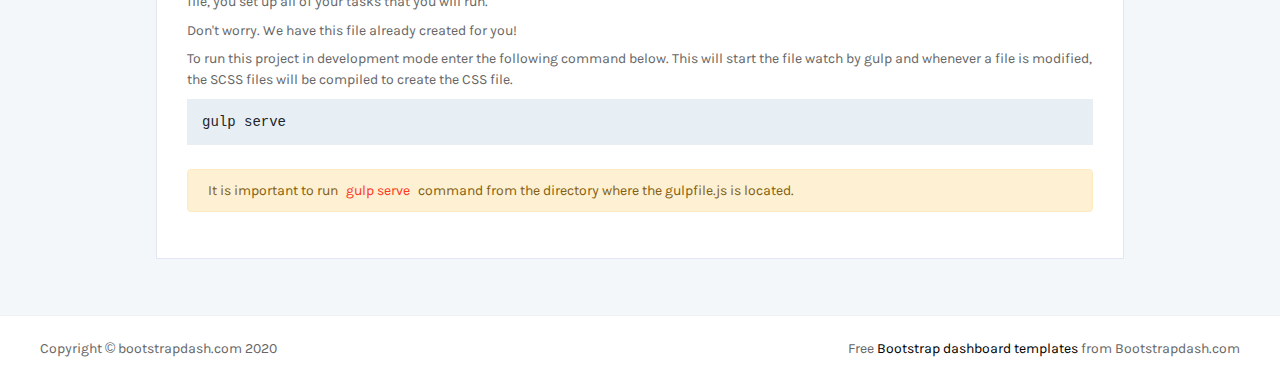
<file: AcunMedyaTravelProject/regal-1.0.0/docs/documentation.html>
<!DOCTYPE html>
<html lang="en">

<head>
  <!-- Required meta tags -->
  <meta charset="utf-8">
  <meta name="viewport" content="width=device-width, initial-scale=1, shrink-to-fit=no">
  <title>Regal Admin Dashboard</title>
  <!-- plugins:css -->
  <link rel="stylesheet" href="../vendors/base/vendor.bundle.base.css">
  <!-- endinject -->
  <!-- plugin css for this page -->
  <!-- End plugin css for this page -->
  <!-- inject:css -->
  <link rel="stylesheet" href="../css/style.css">
  <!-- endinject -->
  <link rel="shortcut icon" href="../images/favicon.png" />
</head>

<body>
  <div class="container-scroller">
    <div class="container-fluid page-body-wrapper full-page-wrapper">
      <div class="main-panel w-100  documentation">
        <div class="content-wrapper">
          <div class="container-fluid">
            <div class="row">
              <div class="col-12 doc-header">
                <a class="btn btn-success" href="../index.html"><i class="icon-air-play mx-0 mr-2"></i>Back to home</a>
                <h1 class="text-primary mt-4">Documentation</h1>
              </div>
            </div>
            <div class="row doc-content">
              <div class="col-12 col-md-10 offset-md-1">
                <div class="col-12 grid-margin" id="doc-intro">
                    <div class="card">
                        <div class="card-body">
                            <h3 class="mb-4 mt-4">Introduction</h3>
                            <p>Regal Admin is a responsive HTML template that is based on the CSS framework Bootstrap 4 and it is built with Sass. Sass compiler makes it easier to code and customize. If you are unfamiliar with Bootstrap or Sass, visit their
                                website and read through the documentation. All of Bootstrap components have been modified to fit the style of Regal Admin and provide a consistent look throughout the template.</p>
                            <p>Before you start working with the template, we suggest you go through the pages that are bundled with the theme. Most of the template example pages contain quick tips on how to create or use a component which can
                                be really helpful when you need to create something on the fly.</p>
                            <p class="d-inline"><strong>Note</strong>: We are trying our best to document how to use the template. If you think that something is missing from the documentation, please do not hesitate to tell us about it. If you have any questions or issues regarding this theme, email us at <a class="d-inline text-info" href="mailto:info@bootstrapdash.com">info@bootstrapdash.com</a></p>
                        </div>
                    </div>
                </div>
                <div class="col-12 grid-margin" id="doc-started">
                    <div class="card">
                        <div class="card-body">
                            <h3 class="mb-4">Getting started</h3>
                            <p>You can directly use the compiled and ready-to-use the version of the template. But in case you plan to customize the template extensively the template allows you to do so.</p>
                            <p>Within the download you'll find the following directories and files, logically grouping common assets and providing both compiled and minified variations:</p>
                            <pre>
Regal/
├── template/
      ├── css/
      ├── fonts/
      ├── images/
      ├── js/
      ├── pages/
      ├── partials/
      ├── index.html
      ├── scss/
      ├── vendors/
      ├── gulpfile.js
      ├── package.json                           
      ├── documentation/
├── CHANGELOG.md</pre>
                            <p class="mt-1">Note: The root folder denoted further in this documentation refers to the 'template' folder inside the downloaded folder</p>
                            <div class="alert alert-success mt-4 d-flex align-items-center" role="alert">
                              <i class="ti-info-alt mr-4"></i>
                              <p>We have bundled up the vendor files needed for demo purpose into a folder 'vendors', you may not need all those vendors or may need to add more vendors in your application. If you want to make any change in the vendor package files, you can either change the src path for related tasks in the file gulpfile.js and run the task <code> bundleVendors </code>  to rebuild the vendor files or manually edit the vendor folder.</p>
                            </div>
                            <hr class="mt-5">
                            <h4 class="mt-4">Installation</h4>
                            <p class="mb-0">
                              You need to install package files/Dependencies for this project if you want to customize it. To do this, you must have <span class="font-weight-bold">node and npm</span> installed in your computer.
                            </p>
                            <p class="mb-0">Installation guide of the node can be found <a href="https://nodejs.org/en/">here</a>. As npm comes bundled with a node, a separate installation of npm is not needed.</p>
                            <p>
                                If you have installed them, just go to the root folder and run the following command in your command prompt or terminal (for the mac users).
                            </p>
                            <pre class="shell-mode">
npm install</pre>
                            <p class="mt-4">
                              This will install the dev dependencies in the local <span class="font-weight-bold">node_modules</span> folder in your root directory.
                            </p>
                            <p class="mt-2">
                              Then you will need to install <span class="font-weight-bold">Gulp</span>. We use the Gulp task manager for the development processes. Gulp will watch for changes to the SCSS files and automatically compile the files to CSS.
                            </p>
                            <p>Getting started with Gulp is pretty simple. The <a href="https://gulpjs.com/" target="_blank">Gulp</a> site is a great place to get information on installing Gulp if you need more information. You need to first install Gulp-cli in your machine using the below command.</p>
                            <pre class="shell-mode">
npm install -g gulp-cli</pre>
                            <p class="mt-4">This installs Gulp-cli globally to your machine. The other thing that Gulp requires, which, is really what does all the work, is the gulpfile.js. In this file, you set up all of your tasks that you will run.</p>
                            <p>Don't worry. We have this file already created for you!</p>
                            <p>To run this project in development mode enter the following command below. This will start the file watch by gulp and whenever a file is modified, the SCSS files will be compiled to create the CSS file.</p>
<pre class="shell-mode">
gulp serve</pre>           
                            <div class="alert alert-warning mt-4" role="alert">
                              <i class="ti-info-alt-outline"></i>It is important to run <code>gulp serve</code> command from the directory where the gulpfile.js is located.
                            </div>
                        </div>
                    </div>
                </div>
              </div>
            </div>
          </div>
        </div>
        <!-- partial:../partials/_footer.html -->

        <footer class="footer">
          <div class="d-sm-flex justify-content-center justify-content-sm-between">
            <span class="text-muted d-block text-center text-sm-left d-sm-inline-block">Copyright © bootstrapdash.com 2020</span>
            <span class="float-none float-sm-right d-block mt-1 mt-sm-0 text-center"> Free <a href="https://www.bootstrapdash.com/" target="_blank">Bootstrap dashboard templates</a> from Bootstrapdash.com</span>
          </div>
        </footer>

        <!-- partial -->
      </div>
    </div>
  </div>
<!-- plugins:js -->
<script src="../vendors/base/vendor.bundle.base.js"></script>
<!-- endinject -->
<!-- inject:js -->
<script src="../js/off-canvas.js"></script>
<script src="../js/hoverable-collapse.js"></script>
<script src="../js/template.js"></script>
<!-- endinject -->
<!-- Custom js for this page-->
<script src="documentation.js"></script> 
<!-- End custom js for this page-->
</body>

</html>
</file>
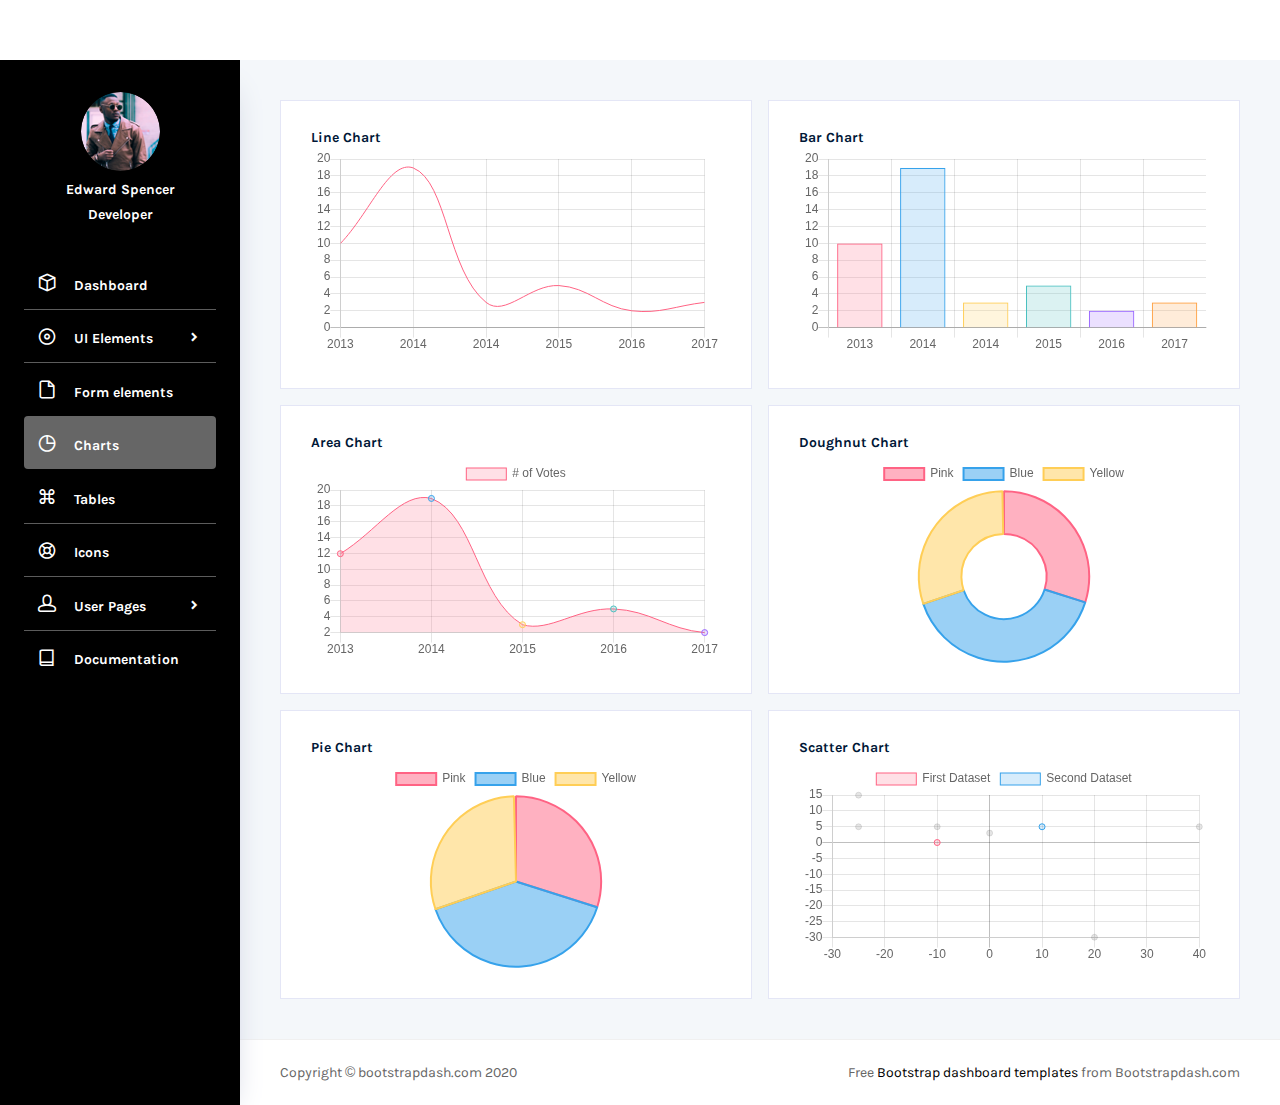
<file: AcunMedyaTravelProject/regal-1.0.0/pages/charts/chartjs.html>
<!DOCTYPE html>
<html lang="en">

<head>
  <!-- Required meta tags -->
  <meta charset="utf-8">
  <meta name="viewport" content="width=device-width, initial-scale=1, shrink-to-fit=no">
  <title>Regal Admin</title>
  <!-- base:css -->
  <link rel="stylesheet" href="../../vendors/mdi/css/materialdesignicons.min.css">
  <link rel="stylesheet" href="../../vendors/feather/feather.css">
  <link rel="stylesheet" href="../../vendors/base/vendor.bundle.base.css">
  <!-- endinject -->
  <!-- inject:css -->
  <link rel="stylesheet" href="../../css/style.css">
  <!-- endinject -->
  <link rel="shortcut icon" href="../../images/favicon.png" />
</head>

<body>
  <div class="container-scroller">
    <!-- partial:../../partials/_navbar.html -->
    
    
    
    <!-- partial -->
    <div class="container-fluid page-body-wrapper">
      <!-- partial:../../partials/_sidebar.html -->
      
      <nav class="sidebar sidebar-offcanvas" id="sidebar">
        <div class="user-profile">
          <div class="user-image">
            <img src="../../images/faces/face28.png">
          </div>
          <div class="user-name">
              Edward Spencer
          </div>
          <div class="user-designation">
              Developer
          </div>
        </div>
        <ul class="nav">
          <li class="nav-item">
            <a class="nav-link" href="../../index.html">
              <i class="icon-box menu-icon"></i>
              <span class="menu-title">Dashboard</span>
            </a>
          </li>
          <li class="nav-item">
            <a class="nav-link" data-toggle="collapse" href="#ui-basic" aria-expanded="false" aria-controls="ui-basic">
              <i class="icon-disc menu-icon"></i>
              <span class="menu-title">UI Elements</span>
              <i class="menu-arrow"></i>
            </a>
            <div class="collapse" id="ui-basic">
              <ul class="nav flex-column sub-menu">
                <li class="nav-item"> <a class="nav-link" href="../../pages/ui-features/buttons.html">Buttons</a></li>
                <li class="nav-item"> <a class="nav-link" href="../../pages/ui-features/typography.html">Typography</a></li>
              </ul>
            </div>
          </li>
          <li class="nav-item">
            <a class="nav-link" href="../../pages/forms/basic_elements.html">
              <i class="icon-file menu-icon"></i>
              <span class="menu-title">Form elements</span>
            </a>
          </li>
          <li class="nav-item">
            <a class="nav-link" href="../../pages/charts/chartjs.html">
              <i class="icon-pie-graph menu-icon"></i>
              <span class="menu-title">Charts</span>
            </a>
          </li>
          <li class="nav-item">
            <a class="nav-link" href="../../pages/tables/basic-table.html">
              <i class="icon-command menu-icon"></i>
              <span class="menu-title">Tables</span>
            </a>
          </li>
          <li class="nav-item">
            <a class="nav-link" href="../../pages/icons/feather-icons.html">
              <i class="icon-help menu-icon"></i>
              <span class="menu-title">Icons</span>
            </a>
          </li>
          <li class="nav-item">
            <a class="nav-link" data-toggle="collapse" href="#auth" aria-expanded="false" aria-controls="auth">
              <i class="icon-head menu-icon"></i>
              <span class="menu-title">User Pages</span>
              <i class="menu-arrow"></i>
            </a>
            <div class="collapse" id="auth">
              <ul class="nav flex-column sub-menu">
                <li class="nav-item"> <a class="nav-link" href="../../pages/samples/login.html"> Login </a></li>
                <li class="nav-item"> <a class="nav-link" href="../../pages/samples/login-2.html"> Login 2 </a></li>
                <li class="nav-item"> <a class="nav-link" href="../../pages/samples/register.html"> Register </a></li>
                <li class="nav-item"> <a class="nav-link" href="../../pages/samples/register-2.html"> Register 2 </a></li>
                <li class="nav-item"> <a class="nav-link" href="../../pages/samples/lock-screen.html"> Lockscreen </a></li>
              </ul>
            </div>
          </li>
          <li class="nav-item">
            <a class="nav-link" href="../../docs/documentation.html">
              <i class="icon-book menu-icon"></i>
              <span class="menu-title">Documentation</span>
            </a>
          </li>
        </ul>
      </nav>
      
      <!-- partial -->
      <div class="main-panel">
        <div class="content-wrapper">
          <div class="row">
            <div class="col-lg-6 grid-margin stretch-card">
              <div class="card">
                <div class="card-body">
                  <h4 class="card-title">Line chart</h4>
                  <canvas id="lineChart"></canvas>
                </div>
              </div>
            </div>
            <div class="col-lg-6 grid-margin stretch-card">
              <div class="card">
                <div class="card-body">
                  <h4 class="card-title">Bar chart</h4>
                  <canvas id="barChart"></canvas>
                </div>
              </div>
            </div>
          </div>
          <div class="row">
            <div class="col-lg-6 grid-margin stretch-card">
              <div class="card">
                <div class="card-body">
                  <h4 class="card-title">Area chart</h4>
                  <canvas id="areaChart"></canvas>
                </div>
              </div>
            </div>
            <div class="col-lg-6 grid-margin stretch-card">
              <div class="card">
                <div class="card-body">
                  <h4 class="card-title">Doughnut chart</h4>
                  <canvas id="doughnutChart"></canvas>
                </div>
              </div>
            </div>
          </div>
          <div class="row">
            <div class="col-lg-6 grid-margin grid-margin-lg-0 stretch-card">
              <div class="card">
                <div class="card-body">
                  <h4 class="card-title">Pie chart</h4>
                  <canvas id="pieChart"></canvas>
                </div>
              </div>
            </div>
            <div class="col-lg-6 grid-margin grid-margin-lg-0 stretch-card">
              <div class="card">
                <div class="card-body">
                  <h4 class="card-title">Scatter chart</h4>
                  <canvas id="scatterChart"></canvas>
                </div>
              </div>
            </div>
          </div>
        </div>
        <!-- content-wrapper ends -->
        <!-- partial:../../partials/_footer.html -->
        <footer class="footer">
          <div class="d-sm-flex justify-content-center justify-content-sm-between">
            <span class="text-muted d-block text-center text-sm-left d-sm-inline-block">Copyright © bootstrapdash.com 2020</span>
            <span class="float-none float-sm-right d-block mt-1 mt-sm-0 text-center"> Free <a href="https://www.bootstrapdash.com/" target="_blank">Bootstrap dashboard templates</a> from Bootstrapdash.com</span>
          </div>
        </footer>
        <!-- partial -->
      </div>
      <!-- main-panel ends -->
    </div>
    <!-- page-body-wrapper ends -->
  </div>
  <!-- container-scroller -->
  <!-- base:js -->
  <script src="../../vendors/base/vendor.bundle.base.js"></script>
  <!-- endinject -->
  <!-- inject:js -->
  <script src="../../js/off-canvas.js"></script>
  <script src="../../js/hoverable-collapse.js"></script>
  <script src="../../js/template.js"></script>
  <!-- endinject -->
  <!-- plugin js for this page -->
  <script src="../../vendors/chart.js/Chart.min.js"></script>
  <!-- End plugin js for this page -->
  <!-- Custom js for this page-->
  <script src="../../js/chart.js"></script>
  <!-- End custom js for this page-->
</body>

</html>
</file>
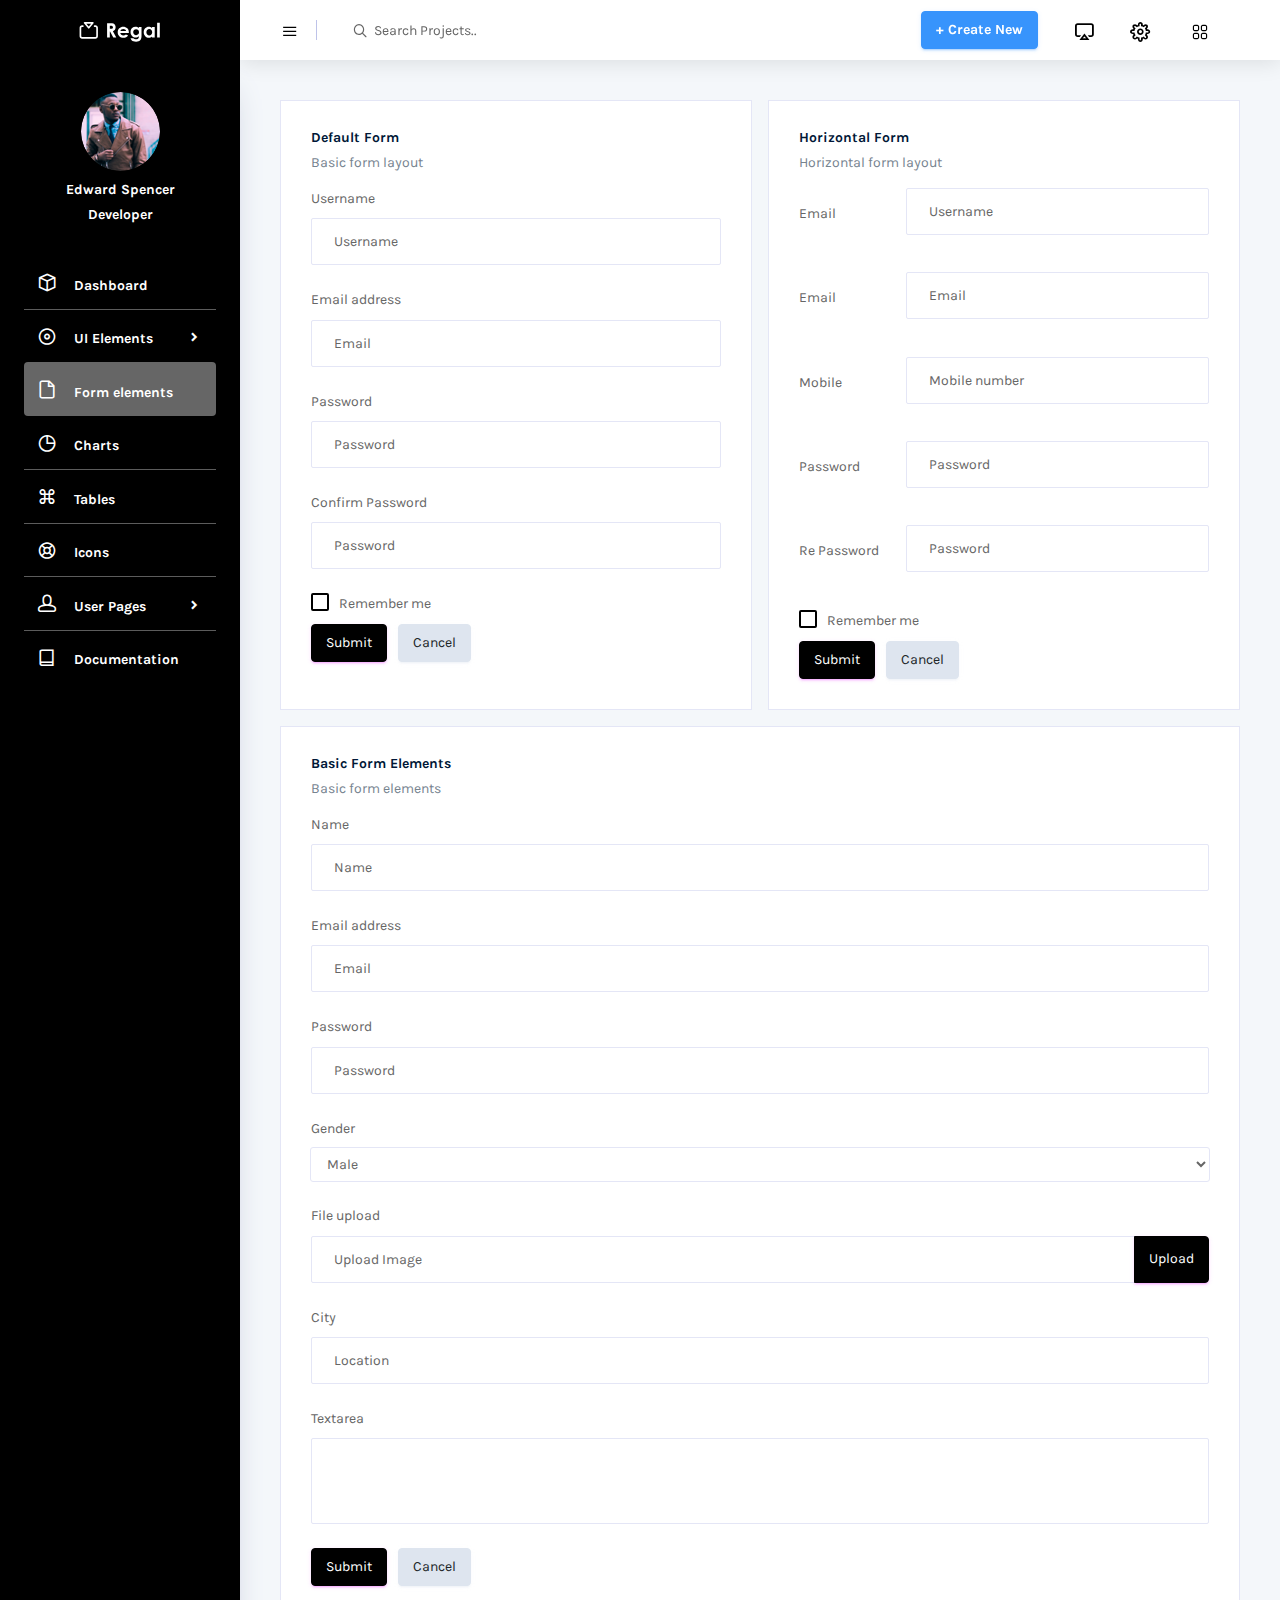
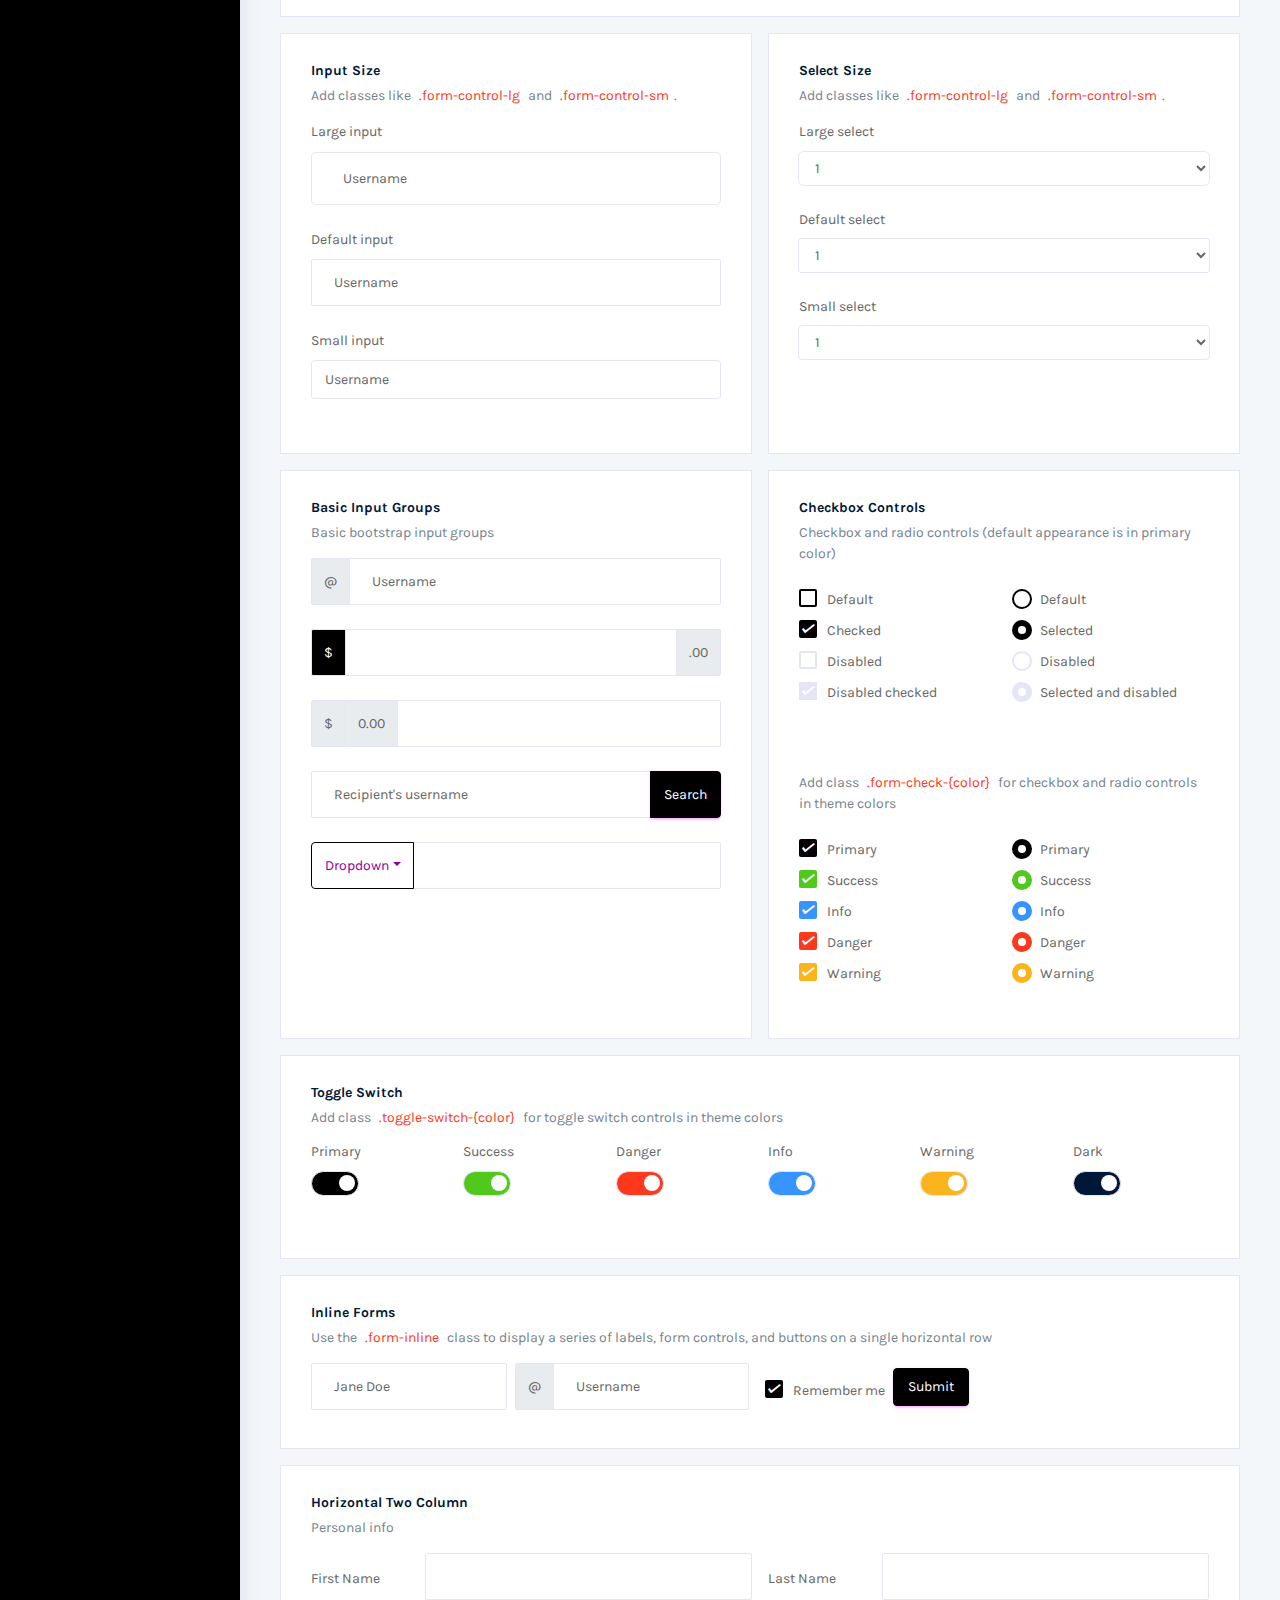
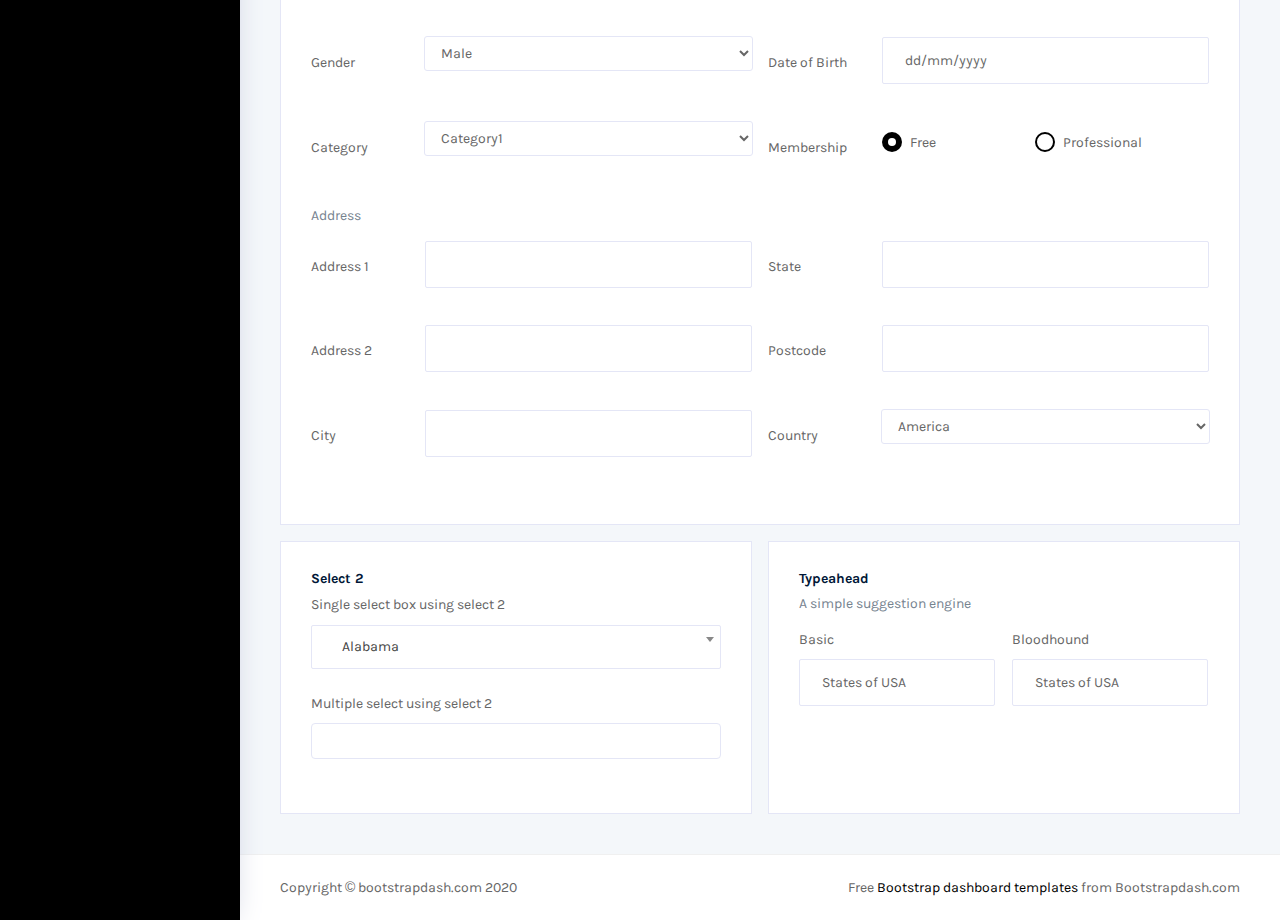
<file: AcunMedyaTravelProject/regal-1.0.0/pages/forms/basic_elements.html>
<!DOCTYPE html>
<html lang="en">

<head>
  <!-- Required meta tags -->
  <meta charset="utf-8">
  <meta name="viewport" content="width=device-width, initial-scale=1, shrink-to-fit=no">
  <title>Regal Admin</title>
  <!-- base:css -->
  <link rel="stylesheet" href="../../vendors/mdi/css/materialdesignicons.min.css">
  <link rel="stylesheet" href="../../vendors/feather/feather.css">
  <link rel="stylesheet" href="../../vendors/base/vendor.bundle.base.css">
  <!-- endinject -->
  <!-- plugin css for this page -->
  <link rel="stylesheet" href="../../vendors/select2/select2.min.css">
  <link rel="stylesheet" href="../../vendors/select2-bootstrap-theme/select2-bootstrap.min.css">
  <!-- End plugin css for this page -->
  <!-- inject:css -->
  <link rel="stylesheet" href="../../css/style.css">
  <!-- endinject -->
  <link rel="shortcut icon" href="../../images/favicon.png" />
</head>

<body>
  <div class="container-scroller">
    <!-- partial:../../partials/_navbar.html -->
    <nav class="navbar col-lg-12 col-12 p-0 fixed-top d-flex flex-row">
      <div class="text-center navbar-brand-wrapper d-flex align-items-center justify-content-center">
        <a class="navbar-brand brand-logo" href="../../index.html"><img src="../../images/logo.svg" alt="logo"/></a>
        <a class="navbar-brand brand-logo-mini" href="../../index.html"><img src="../../images/logo-mini.svg" alt="logo"/></a>
      </div>
      <div class="navbar-menu-wrapper d-flex align-items-center justify-content-end">
        <button class="navbar-toggler navbar-toggler align-self-center" type="button" data-toggle="minimize">
          <span class="icon-menu"></span>
        </button>
        <ul class="navbar-nav mr-lg-2">
          <li class="nav-item nav-search d-none d-lg-block">
            <div class="input-group">
              <div class="input-group-prepend">
                <span class="input-group-text" id="search">
                  <i class="icon-search"></i>
                </span>
              </div>
              <input type="text" class="form-control" placeholder="Search Projects.." aria-label="search" aria-describedby="search">
            </div>
          </li>
        </ul>
        <ul class="navbar-nav navbar-nav-right">
            <li class="nav-item dropdown d-lg-flex d-none">
                <button type="button" class="btn btn-info font-weight-bold">+ Create New</button>
            </li>
          <li class="nav-item dropdown d-flex">
            <a class="nav-link count-indicator dropdown-toggle d-flex justify-content-center align-items-center" id="messageDropdown" href="#" data-toggle="dropdown">
              <i class="icon-air-play mx-0"></i>
            </a>
            <div class="dropdown-menu dropdown-menu-right navbar-dropdown preview-list" aria-labelledby="messageDropdown">
              <p class="mb-0 font-weight-normal float-left dropdown-header">Messages</p>
              <a class="dropdown-item preview-item">
                <div class="preview-thumbnail">
                    <img src="../../images/faces/face4.jpg" alt="image" class="profile-pic">
                </div>
                <div class="preview-item-content flex-grow">
                  <h6 class="preview-subject ellipsis font-weight-normal">David Grey
                  </h6>
                  <p class="font-weight-light small-text text-muted mb-0">
                    The meeting is cancelled
                  </p>
                </div>
              </a>
              <a class="dropdown-item preview-item">
                <div class="preview-thumbnail">
                    <img src="../../images/faces/face2.jpg" alt="image" class="profile-pic">
                </div>
                <div class="preview-item-content flex-grow">
                  <h6 class="preview-subject ellipsis font-weight-normal">Tim Cook
                  </h6>
                  <p class="font-weight-light small-text text-muted mb-0">
                    New product launch
                  </p>
                </div>
              </a>
              <a class="dropdown-item preview-item">
                <div class="preview-thumbnail">
                    <img src="../../images/faces/face3.jpg" alt="image" class="profile-pic">
                </div>
                <div class="preview-item-content flex-grow">
                  <h6 class="preview-subject ellipsis font-weight-normal"> Johnson
                  </h6>
                  <p class="font-weight-light small-text text-muted mb-0">
                    Upcoming board meeting
                  </p>
                </div>
              </a>
            </div>
          </li>
          <li class="nav-item dropdown d-flex mr-4 ">
            <a class="nav-link count-indicator dropdown-toggle d-flex align-items-center justify-content-center" id="notificationDropdown" href="#" data-toggle="dropdown">
              <i class="icon-cog"></i>
            </a>
            <div class="dropdown-menu dropdown-menu-right navbar-dropdown preview-list" aria-labelledby="notificationDropdown">
              <p class="mb-0 font-weight-normal float-left dropdown-header">Settings</p>
              <a class="dropdown-item preview-item">               
                  <i class="icon-head"></i> Profile
              </a>
              <a class="dropdown-item preview-item">
                  <i class="icon-inbox"></i> Logout
              </a>
            </div>
          </li>
          <li class="nav-item dropdown mr-4 d-lg-flex d-none">
            <a class="nav-link count-indicatord-flex align-item s-center justify-content-center" href="#">
              <i class="icon-grid"></i>
            </a>
          </li>
        </ul>
        <button class="navbar-toggler navbar-toggler-right d-lg-none align-self-center" type="button" data-toggle="offcanvas">
          <span class="icon-menu"></span>
        </button>
      </div>
    </nav>
    <!-- partial -->
    <div class="container-fluid page-body-wrapper">
      <!-- partial:../../partials/_sidebar.html -->
      <nav class="sidebar sidebar-offcanvas" id="sidebar">
        <div class="user-profile">
          <div class="user-image">
            <img src="../../images/faces/face28.png">
          </div>
          <div class="user-name">
              Edward Spencer
          </div>
          <div class="user-designation">
              Developer
          </div>
        </div>
        <ul class="nav">
          <li class="nav-item">
            <a class="nav-link" href="../../index.html">
              <i class="icon-box menu-icon"></i>
              <span class="menu-title">Dashboard</span>
            </a>
          </li>
          <li class="nav-item">
            <a class="nav-link" data-toggle="collapse" href="#ui-basic" aria-expanded="false" aria-controls="ui-basic">
              <i class="icon-disc menu-icon"></i>
              <span class="menu-title">UI Elements</span>
              <i class="menu-arrow"></i>
            </a>
            <div class="collapse" id="ui-basic">
              <ul class="nav flex-column sub-menu">
                <li class="nav-item"> <a class="nav-link" href="../../pages/ui-features/buttons.html">Buttons</a></li>
                <li class="nav-item"> <a class="nav-link" href="../../pages/ui-features/typography.html">Typography</a></li>
              </ul>
            </div>
          </li>
          <li class="nav-item">
            <a class="nav-link" href="../../pages/forms/basic_elements.html">
              <i class="icon-file menu-icon"></i>
              <span class="menu-title">Form elements</span>
            </a>
          </li>
          <li class="nav-item">
            <a class="nav-link" href="../../pages/charts/chartjs.html">
              <i class="icon-pie-graph menu-icon"></i>
              <span class="menu-title">Charts</span>
            </a>
          </li>
          <li class="nav-item">
            <a class="nav-link" href="../../pages/tables/basic-table.html">
              <i class="icon-command menu-icon"></i>
              <span class="menu-title">Tables</span>
            </a>
          </li>
          <li class="nav-item">
            <a class="nav-link" href="../../pages/icons/feather-icons.html">
              <i class="icon-help menu-icon"></i>
              <span class="menu-title">Icons</span>
            </a>
          </li>
          <li class="nav-item">
            <a class="nav-link" data-toggle="collapse" href="#auth" aria-expanded="false" aria-controls="auth">
              <i class="icon-head menu-icon"></i>
              <span class="menu-title">User Pages</span>
              <i class="menu-arrow"></i>
            </a>
            <div class="collapse" id="auth">
              <ul class="nav flex-column sub-menu">
                <li class="nav-item"> <a class="nav-link" href="../../pages/samples/login.html"> Login </a></li>
                <li class="nav-item"> <a class="nav-link" href="../../pages/samples/login-2.html"> Login 2 </a></li>
                <li class="nav-item"> <a class="nav-link" href="../../pages/samples/register.html"> Register </a></li>
                <li class="nav-item"> <a class="nav-link" href="../../pages/samples/register-2.html"> Register 2 </a></li>
                <li class="nav-item"> <a class="nav-link" href="../../pages/samples/lock-screen.html"> Lockscreen </a></li>
              </ul>
            </div>
          </li>
          <li class="nav-item">
            <a class="nav-link" href="../../docs/documentation.html">
              <i class="icon-book menu-icon"></i>
              <span class="menu-title">Documentation</span>
            </a>
          </li>
        </ul>
      </nav>
      <!-- partial -->
      <div class="main-panel">        
        <div class="content-wrapper">
          <div class="row">
            <div class="col-md-6 grid-margin stretch-card">
              <div class="card">
                <div class="card-body">
                  <h4 class="card-title">Default form</h4>
                  <p class="card-description">
                    Basic form layout
                  </p>
                  <form class="forms-sample">
                    <div class="form-group">
                      <label for="exampleInputUsername1">Username</label>
                      <input type="text" class="form-control" id="exampleInputUsername1" placeholder="Username">
                    </div>
                    <div class="form-group">
                      <label for="exampleInputEmail1">Email address</label>
                      <input type="email" class="form-control" id="exampleInputEmail1" placeholder="Email">
                    </div>
                    <div class="form-group">
                      <label for="exampleInputPassword1">Password</label>
                      <input type="password" class="form-control" id="exampleInputPassword1" placeholder="Password">
                    </div>
                    <div class="form-group">
                      <label for="exampleInputConfirmPassword1">Confirm Password</label>
                      <input type="password" class="form-control" id="exampleInputConfirmPassword1" placeholder="Password">
                    </div>
                    <div class="form-check form-check-flat form-check-primary">
                      <label class="form-check-label">
                        <input type="checkbox" class="form-check-input">
                        Remember me
                      </label>
                    </div>
                    <button type="submit" class="btn btn-primary mr-2">Submit</button>
                    <button class="btn btn-light">Cancel</button>
                  </form>
                </div>
              </div>
            </div>
            <div class="col-md-6 grid-margin stretch-card">
              <div class="card">
                <div class="card-body">
                  <h4 class="card-title">Horizontal Form</h4>
                  <p class="card-description">
                    Horizontal form layout
                  </p>
                  <form class="forms-sample">
                    <div class="form-group row">
                      <label for="exampleInputUsername2" class="col-sm-3 col-form-label">Email</label>
                      <div class="col-sm-9">
                        <input type="text" class="form-control" id="exampleInputUsername2" placeholder="Username">
                      </div>
                    </div>
                    <div class="form-group row">
                      <label for="exampleInputEmail2" class="col-sm-3 col-form-label">Email</label>
                      <div class="col-sm-9">
                        <input type="email" class="form-control" id="exampleInputEmail2" placeholder="Email">
                      </div>
                    </div>
                    <div class="form-group row">
                      <label for="exampleInputMobile" class="col-sm-3 col-form-label">Mobile</label>
                      <div class="col-sm-9">
                        <input type="text" class="form-control" id="exampleInputMobile" placeholder="Mobile number">
                      </div>
                    </div>
                    <div class="form-group row">
                      <label for="exampleInputPassword2" class="col-sm-3 col-form-label">Password</label>
                      <div class="col-sm-9">
                        <input type="password" class="form-control" id="exampleInputPassword2" placeholder="Password">
                      </div>
                    </div>
                    <div class="form-group row">
                      <label for="exampleInputConfirmPassword2" class="col-sm-3 col-form-label">Re Password</label>
                      <div class="col-sm-9">
                        <input type="password" class="form-control" id="exampleInputConfirmPassword2" placeholder="Password">
                      </div>
                    </div>
                    <div class="form-check form-check-flat form-check-primary">
                      <label class="form-check-label">
                        <input type="checkbox" class="form-check-input">
                        Remember me
                      </label>
                    </div>
                    <button type="submit" class="btn btn-primary mr-2">Submit</button>
                    <button class="btn btn-light">Cancel</button>
                  </form>
                </div>
              </div>
            </div>
            <div class="col-12 grid-margin stretch-card">
              <div class="card">
                <div class="card-body">
                  <h4 class="card-title">Basic form elements</h4>
                  <p class="card-description">
                    Basic form elements
                  </p>
                  <form class="forms-sample">
                    <div class="form-group">
                      <label for="exampleInputName1">Name</label>
                      <input type="text" class="form-control" id="exampleInputName1" placeholder="Name">
                    </div>
                    <div class="form-group">
                      <label for="exampleInputEmail3">Email address</label>
                      <input type="email" class="form-control" id="exampleInputEmail3" placeholder="Email">
                    </div>
                    <div class="form-group">
                      <label for="exampleInputPassword4">Password</label>
                      <input type="password" class="form-control" id="exampleInputPassword4" placeholder="Password">
                    </div>
                    <div class="form-group">
                      <label for="exampleSelectGender">Gender</label>
                        <select class="form-control" id="exampleSelectGender">
                          <option>Male</option>
                          <option>Female</option>
                        </select>
                      </div>
                    <div class="form-group">
                      <label>File upload</label>
                      <input type="file" name="img[]" class="file-upload-default">
                      <div class="input-group col-xs-12">
                        <input type="text" class="form-control file-upload-info" disabled placeholder="Upload Image">
                        <span class="input-group-append">
                          <button class="file-upload-browse btn btn-primary" type="button">Upload</button>
                        </span>
                      </div>
                    </div>
                    <div class="form-group">
                      <label for="exampleInputCity1">City</label>
                      <input type="text" class="form-control" id="exampleInputCity1" placeholder="Location">
                    </div>
                    <div class="form-group">
                      <label for="exampleTextarea1">Textarea</label>
                      <textarea class="form-control" id="exampleTextarea1" rows="4"></textarea>
                    </div>
                    <button type="submit" class="btn btn-primary mr-2">Submit</button>
                    <button class="btn btn-light">Cancel</button>
                  </form>
                </div>
              </div>
            </div>
            <div class="col-md-6 grid-margin stretch-card">
              <div class="card">
                <div class="card-body">
                  <h4 class="card-title">Input size</h4>
                  <p class="card-description">
                    Add classes like <code>.form-control-lg</code> and <code>.form-control-sm</code>.
                  </p>
                  <div class="form-group">
                    <label>Large input</label>
                    <input type="text" class="form-control form-control-lg" placeholder="Username" aria-label="Username">
                  </div>
                  <div class="form-group">
                    <label>Default input</label>
                    <input type="text" class="form-control" placeholder="Username" aria-label="Username">
                  </div>
                  <div class="form-group">
                    <label>Small input</label>
                    <input type="text" class="form-control form-control-sm" placeholder="Username" aria-label="Username">
                  </div>
                </div>
              </div>
            </div>
            <div class="col-md-6 grid-margin stretch-card">
              <div class="card">
                <div class="card-body">
                  <h4 class="card-title">Select size</h4>
                  <p class="card-description">
                    Add classes like <code>.form-control-lg</code> and <code>.form-control-sm</code>.                    
                  </p>
                  <div class="form-group">
                    <label for="exampleFormControlSelect1">Large select</label>
                    <select class="form-control form-control-lg" id="exampleFormControlSelect1">
                      <option>1</option>
                      <option>2</option>
                      <option>3</option>
                      <option>4</option>
                      <option>5</option>
                    </select>
                  </div>
                  <div class="form-group">
                    <label for="exampleFormControlSelect2">Default select</label>
                    <select class="form-control" id="exampleFormControlSelect2">
                      <option>1</option>
                      <option>2</option>
                      <option>3</option>
                      <option>4</option>
                      <option>5</option>
                    </select>
                  </div>
                  <div class="form-group">
                    <label for="exampleFormControlSelect3">Small select</label>
                    <select class="form-control form-control-sm" id="exampleFormControlSelect3">
                      <option>1</option>
                      <option>2</option>
                      <option>3</option>
                      <option>4</option>
                      <option>5</option>
                    </select>
                  </div>
                </div>
              </div>
            </div>
            <div class="col-md-6 grid-margin stretch-card">
              <div class="card">
                <div class="card-body">
                  <h4 class="card-title">Basic input groups</h4>
                  <p class="card-description">
                    Basic bootstrap input groups
                  </p>
                  <div class="form-group">
                    <div class="input-group">
                      <div class="input-group-prepend">
                        <span class="input-group-text">@</span>
                      </div>
                      <input type="text" class="form-control" placeholder="Username" aria-label="Username">
                    </div>
                  </div>
                  <div class="form-group">
                    <div class="input-group">
                      <div class="input-group-prepend">
                        <span class="input-group-text bg-primary text-white">$</span>
                      </div>
                      <input type="text" class="form-control" aria-label="Amount (to the nearest dollar)">
                      <div class="input-group-append">
                        <span class="input-group-text">.00</span>
                      </div>
                    </div>
                  </div>
                  <div class="form-group">
                    <div class="input-group">
                      <div class="input-group-prepend">
                        <span class="input-group-text">$</span>
                      </div>
                      <div class="input-group-prepend">
                        <span class="input-group-text">0.00</span>
                      </div>
                      <input type="text" class="form-control" aria-label="Amount (to the nearest dollar)">
                    </div>
                  </div>
                  <div class="form-group">
                    <div class="input-group">
                      <input type="text" class="form-control" placeholder="Recipient's username" aria-label="Recipient's username">
                      <div class="input-group-append">
                        <button class="btn btn-sm btn-primary" type="button">Search</button>
                      </div>
                    </div>
                  </div>
                  <div class="form-group">
                    <div class="input-group">
                      <div class="input-group-prepend">
                        <button class="btn btn-sm btn-outline-primary dropdown-toggle" type="button" data-toggle="dropdown" aria-haspopup="true" aria-expanded="false">Dropdown</button>
                        <div class="dropdown-menu">
                          <a class="dropdown-item" href="#">Action</a>
                          <a class="dropdown-item" href="#">Another action</a>
                          <a class="dropdown-item" href="#">Something else here</a>
                          <div role="separator" class="dropdown-divider"></div>
                          <a class="dropdown-item" href="#">Separated link</a>
                        </div>
                      </div>
                      <input type="text" class="form-control" aria-label="Text input with dropdown button">
                    </div>
                  </div>
                </div>
              </div>
            </div>
            <div class="col-md-6 grid-margin stretch-card">
              <div class="card">
                <div class="card-body">
                  <h4 class="card-title">Checkbox Controls</h4>
                  <p class="card-description">Checkbox and radio controls (default appearance is in primary color)</p>
                  <form>
                    <div class="row">
                      <div class="col-md-6">
                        <div class="form-group">
                          <div class="form-check">
                            <label class="form-check-label">
                              <input type="checkbox" class="form-check-input">
                              Default
                            </label>
                          </div>
                          <div class="form-check">
                            <label class="form-check-label">
                              <input type="checkbox" class="form-check-input" checked>
                              Checked
                            </label>
                          </div>
                          <div class="form-check">
                            <label class="form-check-label">
                              <input type="checkbox" class="form-check-input" disabled>
                              Disabled
                            </label>
                          </div>
                          <div class="form-check">
                            <label class="form-check-label">
                              <input type="checkbox" class="form-check-input" disabled checked>
                              Disabled checked
                            </label>
                          </div>
                        </div>
                      </div>
                      <div class="col-md-6">
                        <div class="form-group">
                          <div class="form-check">
                            <label class="form-check-label">
                              <input type="radio" class="form-check-input" name="optionsRadios" id="optionsRadios1" value="">
                              Default
                            </label>
                          </div>
                          <div class="form-check">
                            <label class="form-check-label">
                              <input type="radio" class="form-check-input" name="optionsRadios" id="optionsRadios2" value="option2" checked>
                              Selected
                            </label>
                          </div>
                          <div class="form-check">
                            <label class="form-check-label">
                              <input type="radio" class="form-check-input" name="optionsRadios2" id="optionsRadios3" value="option3" disabled>
                              Disabled
                            </label>
                          </div>
                          <div class="form-check">
                            <label class="form-check-label">
                              <input type="radio" class="form-check-input" name="optionsRadio2" id="optionsRadios4" value="option4" disabled checked>
                              Selected and disabled
                            </label>
                          </div>
                        </div>
                      </div>
                    </div>
                  </form>
                </div>
                <div class="card-body">
                  <p class="card-description">Add class <code>.form-check-{color}</code> for checkbox and radio controls in theme colors</p>
                  <form>
                    <div class="row">
                      <div class="col-md-6">
                        <div class="form-group">
                          <div class="form-check form-check-primary">
                            <label class="form-check-label">
                              <input type="checkbox" class="form-check-input" checked>
                              Primary
                            </label>
                          </div>
                          <div class="form-check form-check-success">
                            <label class="form-check-label">
                              <input type="checkbox" class="form-check-input" checked>
                              Success
                            </label>
                          </div>
                          <div class="form-check form-check-info">
                            <label class="form-check-label">
                              <input type="checkbox" class="form-check-input" checked>
                              Info
                            </label>
                          </div>
                          <div class="form-check form-check-danger">
                            <label class="form-check-label">
                              <input type="checkbox" class="form-check-input" checked>
                              Danger
                            </label>
                          </div>
                          <div class="form-check form-check-warning">
                            <label class="form-check-label">
                              <input type="checkbox" class="form-check-input" checked>
                              Warning
                            </label>
                          </div>
                        </div>
                      </div>
                      <div class="col-md-6">
                        <div class="form-group">
                          <div class="form-check form-check-primary">
                            <label class="form-check-label">
                              <input type="radio" class="form-check-input" name="ExampleRadio1" id="ExampleRadio1" checked>
                              Primary
                            </label>
                          </div>
                          <div class="form-check form-check-success">
                            <label class="form-check-label">
                              <input type="radio" class="form-check-input" name="ExampleRadio2" id="ExampleRadio2" checked>
                              Success
                            </label>
                          </div>
                          <div class="form-check form-check-info">
                            <label class="form-check-label">
                              <input type="radio" class="form-check-input" name="ExampleRadio3" id="ExampleRadio3" checked>
                              Info
                            </label>
                          </div>
                          <div class="form-check form-check-danger">
                            <label class="form-check-label">
                              <input type="radio" class="form-check-input" name="ExampleRadio4" id="ExampleRadio4" checked>
                              Danger
                            </label>
                          </div>
                          <div class="form-check form-check-warning">
                            <label class="form-check-label">
                              <input type="radio" class="form-check-input" name="ExampleRadio5" id="ExampleRadio5" checked>
                              Warning
                            </label>
                          </div>
                        </div>
                      </div>
                    </div>
                  </form>
                </div>
              </div>
            </div>
            <div class="col-md-12 grid-margin stretch-card">
              <div class="card">
                <div class="card-body">
                  <h4 class="card-title">Toggle Switch</h4>
                  <p class="card-description">Add class <code>.toggle-switch-{color}</code> for toggle switch controls in theme colors</p>
                  <div class="form-group row">
                    <div class="col">
                      <p class="mb-2">Primary</p>
                      <label class="toggle-switch">
                        <input type="checkbox" checked>
                        <span class="toggle-slider round"></span>
                      </label>                      
                    </div>
                    <div class="col">
                        <p class="mb-2">Success</p>
                      <label class="toggle-switch toggle-switch-success">
                        <input type="checkbox" checked>
                        <span class="toggle-slider round"></span>
                      </label>                      
                    </div>
                    <div class="col">
                        <p class="mb-2">Danger</p>
                      <label class="toggle-switch toggle-switch-danger">
                        <input type="checkbox" checked>
                        <span class="toggle-slider round"></span>
                      </label>                      
                    </div>
                    <div class="col">
                        <p class="mb-2">Info</p>
                      <label class="toggle-switch toggle-switch-info">
                        <input type="checkbox" checked>
                        <span class="toggle-slider round"></span>
                      </label>                      
                    </div>
                    <div class="col">
                        <p class="mb-2">Warning</p>
                      <label class="toggle-switch toggle-switch-warning">
                        <input type="checkbox" checked>
                        <span class="toggle-slider round"></span>
                      </label>                      
                    </div>
                    <div class="col">
                        <p class="mb-2">Dark</p>
                      <label class="toggle-switch toggle-switch-dark">
                        <input type="checkbox" checked>
                        <span class="toggle-slider round"></span>
                      </label>                      
                    </div> 
                  </div>
                </div>
              </div>
            </div>
            <div class="col-12 grid-margin stretch-card">
              <div class="card">
                <div class="card-body">
                  <h4 class="card-title">Inline forms</h4>
                  <p class="card-description">
                    Use the <code>.form-inline</code> class to display a series of labels, form controls, and buttons on a single horizontal row
                  </p>
                  <form class="form-inline">
                    <label class="sr-only" for="inlineFormInputName2">Name</label>
                    <input type="text" class="form-control mb-2 mr-sm-2" id="inlineFormInputName2" placeholder="Jane Doe">
                  
                    <label class="sr-only" for="inlineFormInputGroupUsername2">Username</label>
                    <div class="input-group mb-2 mr-sm-2">
                      <div class="input-group-prepend">
                        <div class="input-group-text">@</div>
                      </div>
                      <input type="text" class="form-control" id="inlineFormInputGroupUsername2" placeholder="Username">
                    </div>
                    <div class="form-check mx-sm-2">
                      <label class="form-check-label">
                        <input type="checkbox" class="form-check-input" checked>
                        Remember me
                      </label>
                    </div>
                    <button type="submit" class="btn btn-primary mb-2">Submit</button>
                  </form>
                </div>
              </div>
            </div>
            <div class="col-12 grid-margin">
              <div class="card">
                <div class="card-body">
                  <h4 class="card-title">Horizontal Two column</h4>
                  <form class="form-sample">
                    <p class="card-description">
                      Personal info
                    </p>
                    <div class="row">
                      <div class="col-md-6">
                        <div class="form-group row">
                          <label class="col-sm-3 col-form-label">First Name</label>
                          <div class="col-sm-9">
                            <input type="text" class="form-control" />
                          </div>
                        </div>
                      </div>
                      <div class="col-md-6">
                        <div class="form-group row">
                          <label class="col-sm-3 col-form-label">Last Name</label>
                          <div class="col-sm-9">
                            <input type="text" class="form-control" />
                          </div>
                        </div>
                      </div>
                    </div>
                    <div class="row">
                      <div class="col-md-6">
                        <div class="form-group row">
                          <label class="col-sm-3 col-form-label">Gender</label>
                          <div class="col-sm-9">
                            <select class="form-control">
                              <option>Male</option>
                              <option>Female</option>
                            </select>
                          </div>
                        </div>
                      </div>
                      <div class="col-md-6">
                        <div class="form-group row">
                          <label class="col-sm-3 col-form-label">Date of Birth</label>
                          <div class="col-sm-9">
                            <input class="form-control" placeholder="dd/mm/yyyy"/>
                          </div>
                        </div>
                      </div>
                    </div>
                    <div class="row">
                      <div class="col-md-6">
                        <div class="form-group row">
                          <label class="col-sm-3 col-form-label">Category</label>
                          <div class="col-sm-9">
                            <select class="form-control">
                              <option>Category1</option>
                              <option>Category2</option>
                              <option>Category3</option>
                              <option>Category4</option>
                            </select>
                          </div>
                        </div>
                      </div>
                      <div class="col-md-6">
                        <div class="form-group row">
                          <label class="col-sm-3 col-form-label">Membership</label>
                          <div class="col-sm-4">
                            <div class="form-check">
                              <label class="form-check-label">
                                <input type="radio" class="form-check-input" name="membershipRadios" id="membershipRadios1" value="" checked>
                                Free
                              </label>
                            </div>
                          </div>
                          <div class="col-sm-5">
                            <div class="form-check">
                              <label class="form-check-label">
                                <input type="radio" class="form-check-input" name="membershipRadios" id="membershipRadios2" value="option2">
                                Professional
                              </label>
                            </div>
                          </div>
                        </div>
                      </div>
                    </div>
                    <p class="card-description">
                      Address
                    </p>
                    <div class="row">
                      <div class="col-md-6">
                        <div class="form-group row">
                          <label class="col-sm-3 col-form-label">Address 1</label>
                          <div class="col-sm-9">
                            <input type="text" class="form-control" />
                          </div>
                        </div>
                      </div>
                      <div class="col-md-6">
                        <div class="form-group row">
                          <label class="col-sm-3 col-form-label">State</label>
                          <div class="col-sm-9">
                            <input type="text" class="form-control" />
                          </div>
                        </div>
                      </div>
                    </div>
                    <div class="row">
                      <div class="col-md-6">
                        <div class="form-group row">
                          <label class="col-sm-3 col-form-label">Address 2</label>
                          <div class="col-sm-9">
                            <input type="text" class="form-control" />
                          </div>
                        </div>
                      </div>
                      <div class="col-md-6">
                        <div class="form-group row">
                          <label class="col-sm-3 col-form-label">Postcode</label>
                          <div class="col-sm-9">
                            <input type="text" class="form-control" />
                          </div>
                        </div>
                      </div>
                    </div>
                    <div class="row">
                      <div class="col-md-6">
                        <div class="form-group row">
                          <label class="col-sm-3 col-form-label">City</label>
                          <div class="col-sm-9">
                            <input type="text" class="form-control" />
                          </div>
                        </div>
                      </div>
                      <div class="col-md-6">
                        <div class="form-group row">
                          <label class="col-sm-3 col-form-label">Country</label>
                          <div class="col-sm-9">
                            <select class="form-control">
                              <option>America</option>
                              <option>Italy</option>
                              <option>Russia</option>
                              <option>Britain</option>
                            </select>
                          </div>
                        </div>
                      </div>
                    </div>
                  </form>
                </div>
              </div>
            </div>
            <div class="col-md-6 grid-margin-lg-0 grid-margin stretch-card">
              <div class="card">
                <div class="card-body">
                  <h4 class="card-title">Select 2</h4>
                  <div class="form-group">
                    <label>Single select box using select 2</label>
                    <select class="js-example-basic-single w-100">
                      <option value="AL">Alabama</option>
                      <option value="WY">Wyoming</option>
                      <option value="AM">America</option>
                      <option value="CA">Canada</option>
                      <option value="RU">Russia</option>
                    </select>
                  </div>
                  <div class="form-group">
                    <label>Multiple select using select 2</label>
                    <select class="js-example-basic-multiple w-100" multiple="multiple">
                      <option value="AL">Alabama</option>
                      <option value="WY">Wyoming</option>
                      <option value="AM">America</option>
                      <option value="CA">Canada</option>
                      <option value="RU">Russia</option>
                    </select>
                  </div>
                </div>
              </div>
            </div>
            <div class="col-md-6 grid-margin-lg-0 grid-margin stretch-card">
              <div class="card">
                <div class="card-body">
                  <h4 class="card-title">Typeahead</h4>
                  <p class="card-description">
                    A simple suggestion engine
                  </p>
                  <div class="form-group row">
                    <div class="col">
                      <label>Basic</label>
                      <div id="the-basics">
                        <input class="typeahead" type="text" placeholder="States of USA">
                      </div>
                    </div>
                    <div class="col">
                      <label>Bloodhound</label>
                      <div id="bloodhound">
                        <input class="typeahead" type="text" placeholder="States of USA">
                      </div>
                    </div>
                  </div>
                </div>
              </div>
            </div>
          </div>
        </div>
        <!-- content-wrapper ends -->
        <!-- partial:../../partials/_footer.html -->
        <footer class="footer">
          <div class="d-sm-flex justify-content-center justify-content-sm-between">
            <span class="text-muted d-block text-center text-sm-left d-sm-inline-block">Copyright © bootstrapdash.com 2020</span>
            <span class="float-none float-sm-right d-block mt-1 mt-sm-0 text-center"> Free <a href="https://www.bootstrapdash.com/" target="_blank">Bootstrap dashboard templates</a> from Bootstrapdash.com</span>
          </div>
        </footer>
        <!-- partial -->
      </div>
      <!-- main-panel ends -->
    </div>
    <!-- page-body-wrapper ends -->
  </div>
  <!-- container-scroller -->
  <!-- base:js -->
  <script src="../../vendors/base/vendor.bundle.base.js"></script>
  <!-- endinject -->
  <!-- inject:js -->
  <script src="../../js/off-canvas.js"></script>
  <script src="../../js/hoverable-collapse.js"></script>
  <script src="../../js/template.js"></script>
  <!-- endinject -->
  <!-- plugin js for this page -->
  <script src="../../vendors/typeahead.js/typeahead.bundle.min.js"></script>
  <script src="../../vendors/select2/select2.min.js"></script>
  <!-- End plugin js for this page -->
  <!-- Custom js for this page-->
  <script src="../../js/file-upload.js"></script>
  <script src="../../js/typeahead.js"></script>
  <script src="../../js/select2.js"></script>
  <!-- End custom js for this page-->
</body>

</html>
</file>
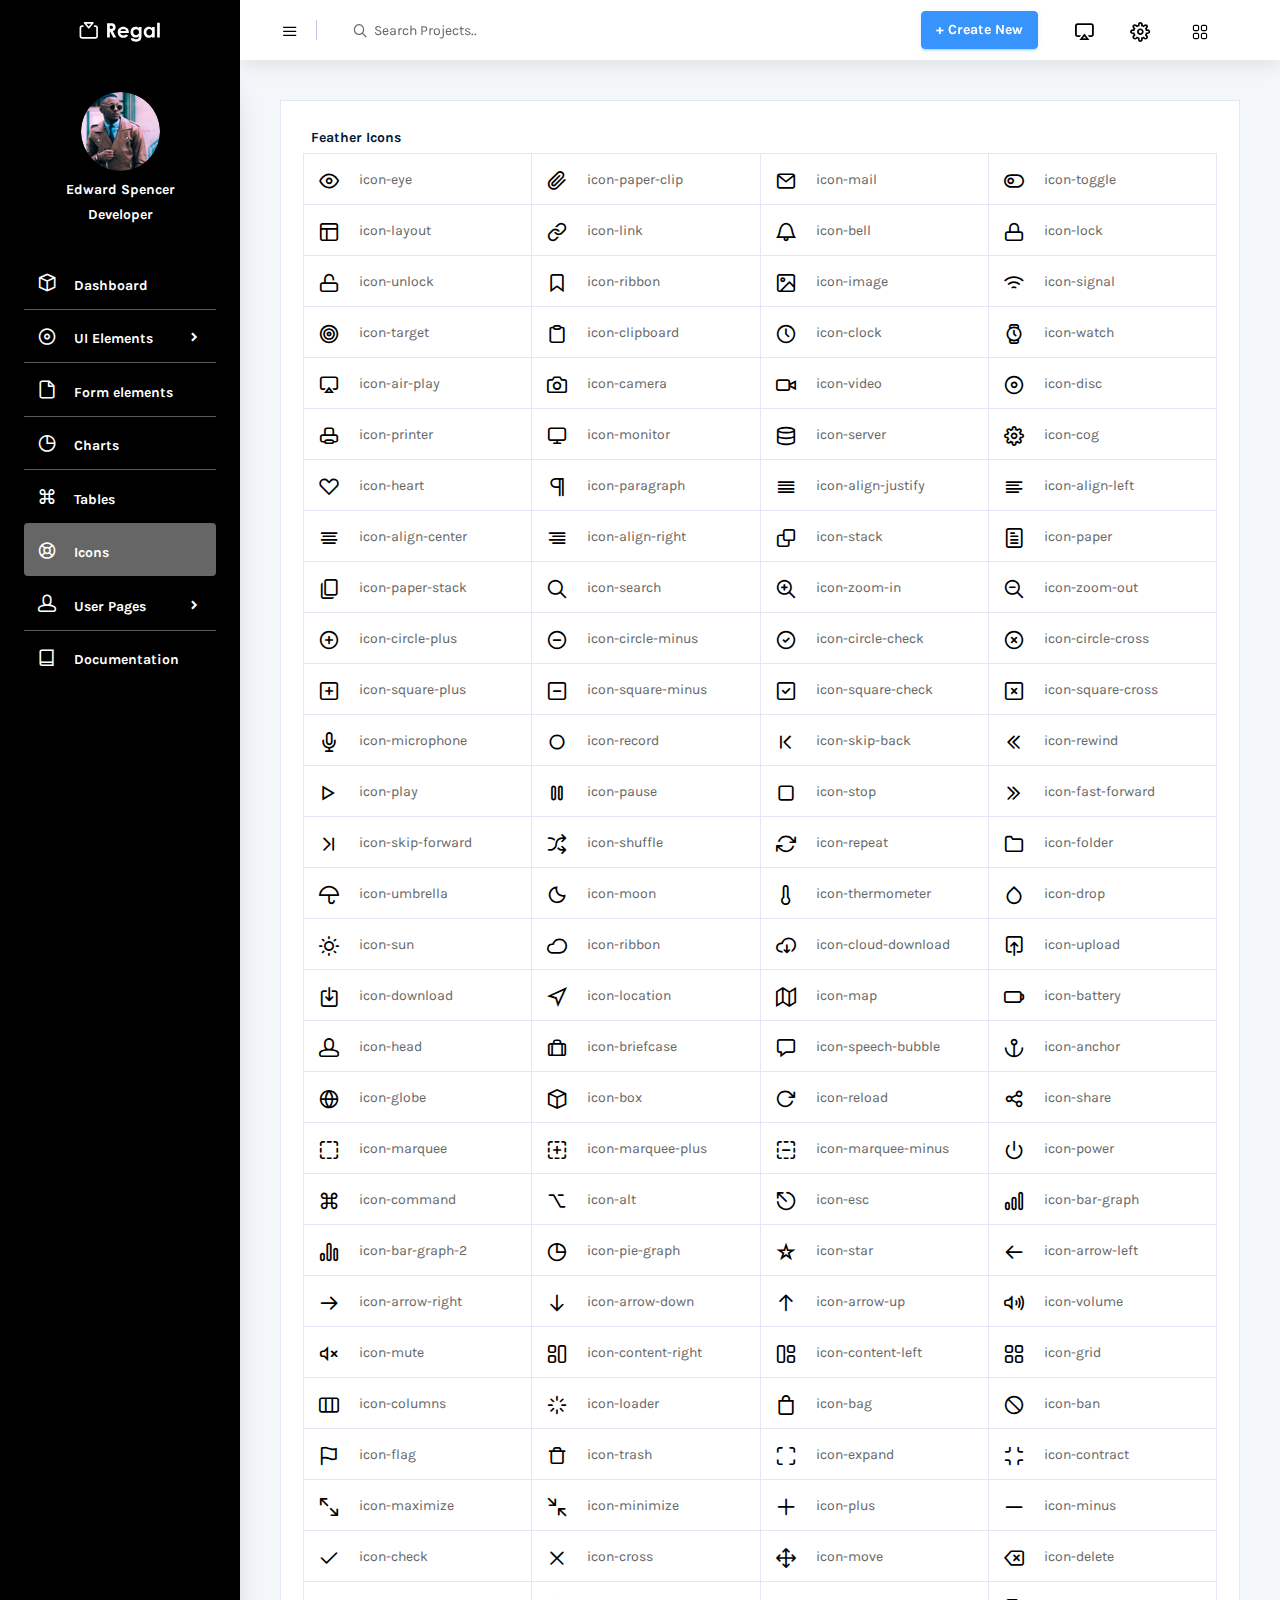
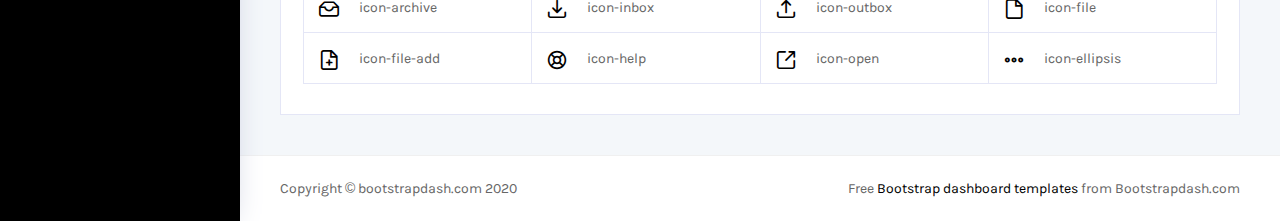
<file: AcunMedyaTravelProject/regal-1.0.0/pages/icons/feather-icons.html>
<!DOCTYPE html>
<html lang="en">

<head>
  <!-- Required meta tags -->
  <meta charset="utf-8">
  <meta name="viewport" content="width=device-width, initial-scale=1, shrink-to-fit=no">
  <title>Regal Admin</title>
  <!-- base:css -->
  <link rel="stylesheet" href="../../vendors/mdi/css/materialdesignicons.min.css">
  <link rel="stylesheet" href="../../vendors/feather/feather.css">
  <link rel="stylesheet" href="../../vendors/base/vendor.bundle.base.css">
  <!-- endinject -->
  <!-- plugin css for this page -->
  <!-- End plugin css for this page -->
  <!-- inject:css -->
  <link rel="stylesheet" href="../../css/style.css">
  <!-- endinject -->
  <link rel="shortcut icon" href="../../images/favicon.png" />
</head>

<body>
  <div class=" container-scroller">
    <!-- partial:../../partials/_navbar.html -->
    <nav class="navbar col-lg-12 col-12 p-0 fixed-top d-flex flex-row">
      <div class="text-center navbar-brand-wrapper d-flex align-items-center justify-content-center">
        <a class="navbar-brand brand-logo" href="../../index.html"><img src="../../images/logo.svg" alt="logo"/></a>
        <a class="navbar-brand brand-logo-mini" href="../../index.html"><img src="../../images/logo-mini.svg" alt="logo"/></a>
      </div>
      <div class="navbar-menu-wrapper d-flex align-items-center justify-content-end">
        <button class="navbar-toggler navbar-toggler align-self-center" type="button" data-toggle="minimize">
          <span class="icon-menu"></span>
        </button>
        <ul class="navbar-nav mr-lg-2">
          <li class="nav-item nav-search d-none d-lg-block">
            <div class="input-group">
              <div class="input-group-prepend">
                <span class="input-group-text" id="search">
                  <i class="icon-search"></i>
                </span>
              </div>
              <input type="text" class="form-control" placeholder="Search Projects.." aria-label="search" aria-describedby="search">
            </div>
          </li>
        </ul>
        <ul class="navbar-nav navbar-nav-right">
            <li class="nav-item dropdown d-lg-flex d-none">
                <button type="button" class="btn btn-info font-weight-bold">+ Create New</button>
            </li>
          <li class="nav-item dropdown d-flex">
            <a class="nav-link count-indicator dropdown-toggle d-flex justify-content-center align-items-center" id="messageDropdown" href="#" data-toggle="dropdown">
              <i class="icon-air-play mx-0"></i>
            </a>
            <div class="dropdown-menu dropdown-menu-right navbar-dropdown preview-list" aria-labelledby="messageDropdown">
              <p class="mb-0 font-weight-normal float-left dropdown-header">Messages</p>
              <a class="dropdown-item preview-item">
                <div class="preview-thumbnail">
                    <img src="../../images/faces/face4.jpg" alt="image" class="profile-pic">
                </div>
                <div class="preview-item-content flex-grow">
                  <h6 class="preview-subject ellipsis font-weight-normal">David Grey
                  </h6>
                  <p class="font-weight-light small-text text-muted mb-0">
                    The meeting is cancelled
                  </p>
                </div>
              </a>
              <a class="dropdown-item preview-item">
                <div class="preview-thumbnail">
                    <img src="../../images/faces/face2.jpg" alt="image" class="profile-pic">
                </div>
                <div class="preview-item-content flex-grow">
                  <h6 class="preview-subject ellipsis font-weight-normal">Tim Cook
                  </h6>
                  <p class="font-weight-light small-text text-muted mb-0">
                    New product launch
                  </p>
                </div>
              </a>
              <a class="dropdown-item preview-item">
                <div class="preview-thumbnail">
                    <img src="../../images/faces/face3.jpg" alt="image" class="profile-pic">
                </div>
                <div class="preview-item-content flex-grow">
                  <h6 class="preview-subject ellipsis font-weight-normal"> Johnson
                  </h6>
                  <p class="font-weight-light small-text text-muted mb-0">
                    Upcoming board meeting
                  </p>
                </div>
              </a>
            </div>
          </li>
          <li class="nav-item dropdown d-flex mr-4 ">
            <a class="nav-link count-indicator dropdown-toggle d-flex align-items-center justify-content-center" id="notificationDropdown" href="#" data-toggle="dropdown">
              <i class="icon-cog"></i>
            </a>
            <div class="dropdown-menu dropdown-menu-right navbar-dropdown preview-list" aria-labelledby="notificationDropdown">
              <p class="mb-0 font-weight-normal float-left dropdown-header">Settings</p>
              <a class="dropdown-item preview-item">               
                  <i class="icon-head"></i> Profile
              </a>
              <a class="dropdown-item preview-item">
                  <i class="icon-inbox"></i> Logout
              </a>
            </div>
          </li>
          <li class="nav-item dropdown mr-4 d-lg-flex d-none">
            <a class="nav-link count-indicatord-flex align-item s-center justify-content-center" href="#">
              <i class="icon-grid"></i>
            </a>
          </li>
        </ul>
        <button class="navbar-toggler navbar-toggler-right d-lg-none align-self-center" type="button" data-toggle="offcanvas">
          <span class="icon-menu"></span>
        </button>
      </div>
    </nav>
    <!-- partial -->
    <div class="container-fluid page-body-wrapper">
      <!-- partial:../../partials/_sidebar.html -->
      <nav class="sidebar sidebar-offcanvas" id="sidebar">
        <div class="user-profile">
          <div class="user-image">
            <img src="../../images/faces/face28.png">
          </div>
          <div class="user-name">
              Edward Spencer
          </div>
          <div class="user-designation">
              Developer
          </div>
        </div>
        <ul class="nav">
          <li class="nav-item">
            <a class="nav-link" href="../../index.html">
              <i class="icon-box menu-icon"></i>
              <span class="menu-title">Dashboard</span>
            </a>
          </li>
          <li class="nav-item">
            <a class="nav-link" data-toggle="collapse" href="#ui-basic" aria-expanded="false" aria-controls="ui-basic">
              <i class="icon-disc menu-icon"></i>
              <span class="menu-title">UI Elements</span>
              <i class="menu-arrow"></i>
            </a>
            <div class="collapse" id="ui-basic">
              <ul class="nav flex-column sub-menu">
                <li class="nav-item"> <a class="nav-link" href="../../pages/ui-features/buttons.html">Buttons</a></li>
                <li class="nav-item"> <a class="nav-link" href="../../pages/ui-features/typography.html">Typography</a></li>
              </ul>
            </div>
          </li>
          <li class="nav-item">
            <a class="nav-link" href="../../pages/forms/basic_elements.html">
              <i class="icon-file menu-icon"></i>
              <span class="menu-title">Form elements</span>
            </a>
          </li>
          <li class="nav-item">
            <a class="nav-link" href="../../pages/charts/chartjs.html">
              <i class="icon-pie-graph menu-icon"></i>
              <span class="menu-title">Charts</span>
            </a>
          </li>
          <li class="nav-item">
            <a class="nav-link" href="../../pages/tables/basic-table.html">
              <i class="icon-command menu-icon"></i>
              <span class="menu-title">Tables</span>
            </a>
          </li>
          <li class="nav-item">
            <a class="nav-link" href="../../pages/icons/feather-icons.html">
              <i class="icon-help menu-icon"></i>
              <span class="menu-title">Icons</span>
            </a>
          </li>
          <li class="nav-item">
            <a class="nav-link" data-toggle="collapse" href="#auth" aria-expanded="false" aria-controls="auth">
              <i class="icon-head menu-icon"></i>
              <span class="menu-title">User Pages</span>
              <i class="menu-arrow"></i>
            </a>
            <div class="collapse" id="auth">
              <ul class="nav flex-column sub-menu">
                <li class="nav-item"> <a class="nav-link" href="../../pages/samples/login.html"> Login </a></li>
                <li class="nav-item"> <a class="nav-link" href="../../pages/samples/login-2.html"> Login 2 </a></li>
                <li class="nav-item"> <a class="nav-link" href="../../pages/samples/register.html"> Register </a></li>
                <li class="nav-item"> <a class="nav-link" href="../../pages/samples/register-2.html"> Register 2 </a></li>
                <li class="nav-item"> <a class="nav-link" href="../../pages/samples/lock-screen.html"> Lockscreen </a></li>
              </ul>
            </div>
          </li>
          <li class="nav-item">
            <a class="nav-link" href="../../docs/documentation.html">
              <i class="icon-book menu-icon"></i>
              <span class="menu-title">Documentation</span>
            </a>
          </li>
        </ul>
      </nav>
      <!-- partial -->
      <div class="main-panel">          
        <div class="content-wrapper">
          <div class="row">
            <div class="col-lg-12 grid-margin-lg-0  grid-margin">
              <div class="card">
                <div class="card-body">
                  <h4 class="card-title">Feather icons</h4>
                  <div class="icons-list row">
                    <div class="col-6 col-md-3"><i class="icon-eye"></i>icon-eye</div>
                    <div class="col-6 col-md-3"><i class="icon-paper-clip"></i>icon-paper-clip</div>
                    <div class="col-6 col-md-3"><i class="icon-mail"></i>icon-mail</div>
                    <div class="col-6 col-md-3"><i class="icon-toggle"></i>icon-toggle</div>
                    <div class="col-6 col-md-3"><i class="icon-layout"></i>icon-layout</div>
                    <div class="col-6 col-md-3"><i class="icon-link"></i>icon-link</div>
                    <div class="col-6 col-md-3"><i class="icon-bell"></i>icon-bell</div>
                    <div class="col-6 col-md-3"><i class="icon-lock"></i>icon-lock</div>
                    <div class="col-6 col-md-3"><i class="icon-unlock"></i>icon-unlock</div>
                    <div class="col-6 col-md-3"><i class="icon-ribbon"></i>icon-ribbon</div>
                    <div class="col-6 col-md-3"><i class="icon-image"></i>icon-image</div>
                    <div class="col-6 col-md-3"><i class="icon-signal"></i>icon-signal</div>
                    <div class="col-6 col-md-3"><i class="icon-target"></i>icon-target</div>
                    <div class="col-6 col-md-3"><i class="icon-clipboard"></i>icon-clipboard</div>
                    <div class="col-6 col-md-3"><i class="icon-clock"></i>icon-clock</div>
                    <div class="col-6 col-md-3"><i class="icon-watch"></i>icon-watch</div>
                    <div class="col-6 col-md-3"><i class="icon-air-play"></i>icon-air-play</div>
                    <div class="col-6 col-md-3"><i class="icon-camera"></i>icon-camera</div>
                    <div class="col-6 col-md-3"><i class="icon-video"></i>icon-video</div>
                    <div class="col-6 col-md-3"><i class="icon-disc"></i>icon-disc</div>
                    <div class="col-6 col-md-3"><i class="icon-printer"></i>icon-printer</div>
                    <div class="col-6 col-md-3"><i class="icon-monitor"></i>icon-monitor</div>
                    <div class="col-6 col-md-3"><i class="icon-server"></i>icon-server</div>
                    <div class="col-6 col-md-3"><i class="icon-cog"></i>icon-cog</div>
                    <div class="col-6 col-md-3"><i class="icon-heart"></i>icon-heart</div>
                    <div class="col-6 col-md-3"><i class="icon-paragraph"></i>icon-paragraph</div>
                    <div class="col-6 col-md-3"><i class="icon-align-justify"></i>icon-align-justify</div>
                    <div class="col-6 col-md-3"><i class="icon-align-left"></i>icon-align-left</div>
                    <div class="col-6 col-md-3"><i class="icon-align-center"></i>icon-align-center</div>
                    <div class="col-6 col-md-3"><i class="icon-align-right"></i>icon-align-right</div>
                    <div class="col-6 col-md-3"><i class="icon-stack"></i>icon-stack</div>
                    <div class="col-6 col-md-3"><i class="icon-paper"></i>icon-paper</div>
                    <div class="col-6 col-md-3"><i class="icon-paper-stack"></i>icon-paper-stack</div>
                    <div class="col-6 col-md-3"><i class="icon-search"></i>icon-search</div>
                    <div class="col-6 col-md-3"><i class="icon-zoom-in"></i>icon-zoom-in</div>
                    <div class="col-6 col-md-3"><i class="icon-zoom-out"></i>icon-zoom-out</div>
                    <div class="col-6 col-md-3"><i class="icon-circle-plus"></i>icon-circle-plus</div>
                    <div class="col-6 col-md-3"><i class="icon-circle-minus"></i>icon-circle-minus</div>
                    <div class="col-6 col-md-3"><i class="icon-circle-check"></i>icon-circle-check</div>
                    <div class="col-6 col-md-3"><i class="icon-circle-cross"></i>icon-circle-cross</div>
                    <div class="col-6 col-md-3"><i class="icon-square-plus"></i>icon-square-plus</div>
                    <div class="col-6 col-md-3"><i class="icon-square-minus"></i>icon-square-minus</div>
                    <div class="col-6 col-md-3"><i class="icon-square-check"></i>icon-square-check</div>
                    <div class="col-6 col-md-3"><i class="icon-square-cross"></i>icon-square-cross</div>
                    <div class="col-6 col-md-3"><i class="icon-microphone"></i>icon-microphone</div>
                    <div class="col-6 col-md-3"><i class="icon-record"></i>icon-record</div>
                    <div class="col-6 col-md-3"><i class="icon-skip-back"></i>icon-skip-back</div>
                    <div class="col-6 col-md-3"><i class="icon-rewind"></i>icon-rewind</div>
                    <div class="col-6 col-md-3"><i class="icon-play"></i>icon-play</div>
                    <div class="col-6 col-md-3"><i class="icon-pause"></i>icon-pause</div>
                    <div class="col-6 col-md-3"><i class="icon-stop"></i>icon-stop</div>
                    <div class="col-6 col-md-3"><i class="icon-fast-forward"></i>icon-fast-forward</div>
                    <div class="col-6 col-md-3"><i class="icon-skip-forward"></i>icon-skip-forward</div>
                    <div class="col-6 col-md-3"><i class="icon-shuffle"></i>icon-shuffle</div>
                    <div class="col-6 col-md-3"><i class="icon-repeat"></i>icon-repeat</div>
                    <div class="col-6 col-md-3"><i class="icon-folder"></i>icon-folder</div>
                    <div class="col-6 col-md-3"><i class="icon-umbrella"></i>icon-umbrella</div>
                    <div class="col-6 col-md-3"><i class="icon-moon"></i>icon-moon</div>
                    <div class="col-6 col-md-3"><i class="icon-thermometer"></i>icon-thermometer</div>
                    <div class="col-6 col-md-3"><i class="icon-drop"></i>icon-drop</div>
                    <div class="col-6 col-md-3"><i class="icon-sun"></i>icon-sun</div>
                    <div class="col-6 col-md-3"><i class="icon-cloud"></i>icon-ribbon</div>
                    <div class="col-6 col-md-3"><i class="icon-cloud-download"></i>icon-cloud-download</div>
                    <div class="col-6 col-md-3"><i class="icon-upload"></i>icon-upload</div>
                    <div class="col-6 col-md-3"><i class="icon-download"></i>icon-download</div>
                    <div class="col-6 col-md-3"><i class="icon-location"></i>icon-location</div>
                    <div class="col-6 col-md-3"><i class="icon-map"></i>icon-map</div>
                    <div class="col-6 col-md-3"><i class="icon-battery"></i>icon-battery</div>
                    <div class="col-6 col-md-3"><i class="icon-head"></i>icon-head</div>
                    <div class="col-6 col-md-3"><i class="icon-briefcase"></i>icon-briefcase</div>
                    <div class="col-6 col-md-3"><i class="icon-speech-bubble"></i>icon-speech-bubble</div>
                    <div class="col-6 col-md-3"><i class="icon-anchor"></i>icon-anchor</div>
                    <div class="col-6 col-md-3"><i class="icon-globe"></i>icon-globe</div>
                    <div class="col-6 col-md-3"><i class="icon-box"></i>icon-box</div>
                    <div class="col-6 col-md-3"><i class="icon-reload"></i>icon-reload</div>
                    <div class="col-6 col-md-3"><i class="icon-share"></i>icon-share</div>
                    <div class="col-6 col-md-3"><i class="icon-marquee"></i>icon-marquee</div>
                    <div class="col-6 col-md-3"><i class="icon-marquee-plus"></i>icon-marquee-plus</div>
                    <div class="col-6 col-md-3"><i class="icon-marquee-minus"></i>icon-marquee-minus</div>
                    <div class="col-6 col-md-3"><i class="icon-power"></i>icon-power</div>
                    <div class="col-6 col-md-3"><i class="icon-command"></i>icon-command</div>
                    <div class="col-6 col-md-3"><i class="icon-alt"></i>icon-alt</div>
                    <div class="col-6 col-md-3"><i class="icon-esc"></i>icon-esc</div>
                    <div class="col-6 col-md-3"><i class="icon-bar-graph"></i>icon-bar-graph</div>
                    <div class="col-6 col-md-3"><i class="icon-bar-graph-2"></i>icon-bar-graph-2</div>
                    <div class="col-6 col-md-3"><i class="icon-pie-graph"></i>icon-pie-graph</div>
                    <div class="col-6 col-md-3"><i class="icon-star"></i>icon-star</div>
                    <div class="col-6 col-md-3"><i class="icon-arrow-left"></i>icon-arrow-left</div>
                    <div class="col-6 col-md-3"><i class="icon-arrow-right"></i>icon-arrow-right</div>
                    <div class="col-6 col-md-3"><i class="icon-arrow-down"></i>icon-arrow-down</div>
                    <div class="col-6 col-md-3"><i class="icon-arrow-up"></i>icon-arrow-up</div>
                    <div class="col-6 col-md-3"><i class="icon-volume"></i>icon-volume</div>
                    <div class="col-6 col-md-3"><i class="icon-mute"></i>icon-mute</div>
                    <div class="col-6 col-md-3"><i class="icon-content-right"></i>icon-content-right</div>
                    <div class="col-6 col-md-3"><i class="icon-content-left"></i>icon-content-left</div>
                    <div class="col-6 col-md-3"><i class="icon-grid"></i>icon-grid</div>
                    <div class="col-6 col-md-3"><i class="icon-columns"></i>icon-columns</div>
                    <div class="col-6 col-md-3"><i class="icon-loader"></i>icon-loader</div>
                    <div class="col-6 col-md-3"><i class="icon-bag"></i>icon-bag</div>
                    <div class="col-6 col-md-3"><i class="icon-ban"></i>icon-ban</div>
                    <div class="col-6 col-md-3"><i class="icon-flag"></i>icon-flag</div>
                    <div class="col-6 col-md-3"><i class="icon-trash"></i>icon-trash</div>
                    <div class="col-6 col-md-3"><i class="icon-expand"></i>icon-expand</div>
                    <div class="col-6 col-md-3"><i class="icon-contract"></i>icon-contract</div>
                    <div class="col-6 col-md-3"><i class="icon-maximize"></i>icon-maximize</div>
                    <div class="col-6 col-md-3"><i class="icon-minimize"></i>icon-minimize</div>
                    <div class="col-6 col-md-3"><i class="icon-plus"></i>icon-plus</div>
                    <div class="col-6 col-md-3"><i class="icon-minus"></i>icon-minus</div>
                    <div class="col-6 col-md-3"><i class="icon-check"></i>icon-check</div>
                    <div class="col-6 col-md-3"><i class="icon-cross"></i>icon-cross</div>
                    <div class="col-6 col-md-3"><i class="icon-move"></i>icon-move</div>
                    <div class="col-6 col-md-3"><i class="icon-delete"></i>icon-delete</div>
                    <div class="col-6 col-md-3"><i class="icon-archive"></i>icon-archive</div>
                    <div class="col-6 col-md-3"><i class="icon-inbox"></i>icon-inbox</div>
                    <div class="col-6 col-md-3"><i class="icon-outbox"></i>icon-outbox</div>
                    <div class="col-6 col-md-3"><i class="icon-file"></i>icon-file</div>
                    <div class="col-6 col-md-3"><i class="icon-file-add"></i>icon-file-add</div>
                    <div class="col-6 col-md-3"><i class="icon-help"></i>icon-help</div>
                    <div class="col-6 col-md-3"><i class="icon-open"></i>icon-open</div>
                    <div class="col-6 col-md-3"><i class="icon-ellipsis"></i>icon-ellipsis</div> 
                  </div>
                </div>
              </div>
            </div>
          </div>
        </div>
        <!-- partial:../../partials/_footer.html -->
        <footer class="footer">
          <div class="d-sm-flex justify-content-center justify-content-sm-between">
            <span class="text-muted d-block text-center text-sm-left d-sm-inline-block">Copyright © bootstrapdash.com 2020</span>
            <span class="float-none float-sm-right d-block mt-1 mt-sm-0 text-center"> Free <a href="https://www.bootstrapdash.com/" target="_blank">Bootstrap dashboard templates</a> from Bootstrapdash.com</span>
          </div>
        </footer>
        <!-- partial -->
      </div>
    </div>

  </div>

  <!-- base:js -->
  <script src="../../vendors/base/vendor.bundle.base.js"></script>
  <!-- endinject -->
  <!-- Plugin js for this page-->
  <!-- End plugin js for this page-->
  <!-- inject:js -->
  <script src="../../js/off-canvas.js"></script>
  <script src="../../js/hoverable-collapse.js"></script>
  <script src="../../js/template.js"></script>
  <!-- endinject -->
  <!-- plugin js for this page -->
  <!-- End plugin js for this page -->
  <!-- Custom js for this page-->
  <!-- End custom js for this page-->
</body>

</html>
</file>
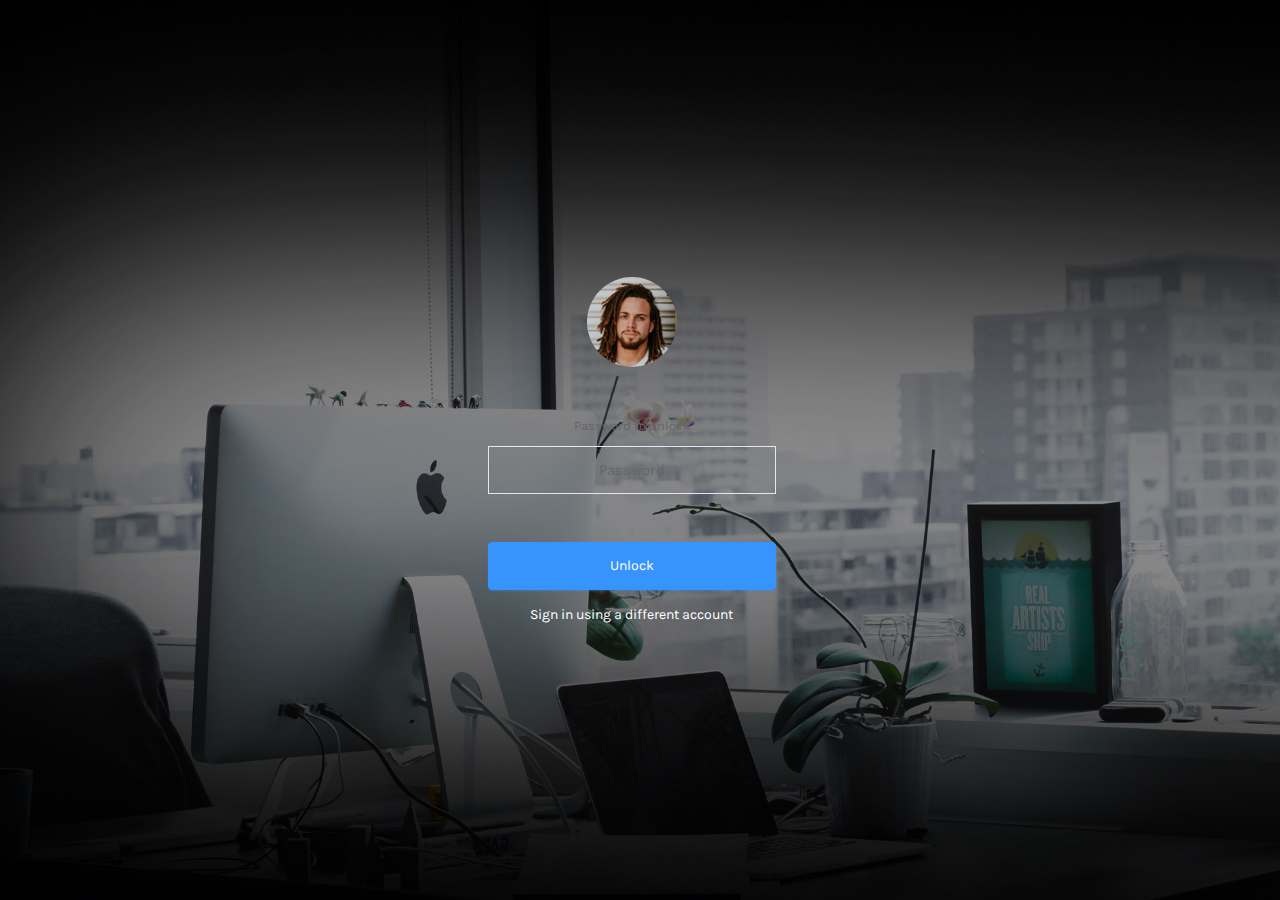
<file: AcunMedyaTravelProject/regal-1.0.0/pages/samples/lock-screen.html>
<!DOCTYPE html>
<html lang="en">

<head>
  <!-- Required meta tags -->
  <meta charset="utf-8">
  <meta name="viewport" content="width=device-width, initial-scale=1, shrink-to-fit=no">
  <title>Regal Admin</title>
  <!-- base:css -->
  <link rel="stylesheet" href="../../vendors/mdi/css/materialdesignicons.min.css">
  <link rel="stylesheet" href="../../vendors/feather/feather.css">
  <link rel="stylesheet" href="../../vendors/base/vendor.bundle.base.css">
  <!-- endinject -->
  <!-- plugin css for this page -->
  <!-- End plugin css for this page -->
  <!-- inject:css -->
  <link rel="stylesheet" href="../../css/style.css">
  <!-- endinject -->
  <link rel="shortcut icon" href="../../images/favicon.png" />
</head>

<body>
  <div class="container-scroller">
    <div class="container-fluid page-body-wrapper full-page-wrapper">
      <div class="content-wrapper d-flex align-items-center auth lock-full-bg">
        <div class="row w-100">
          <div class="col-lg-4 mx-auto">
            <div class="auth-form-transparent text-left p-5 text-center">
              <img src="../../images/faces/face13.jpg" class="lock-profile-img" alt="img">
              <form class="pt-5">
                <div class="form-group">
                  <label for="examplePassword1">Password to unlock</label>
                  <input type="password" class="form-control text-center" id="examplePassword1" placeholder="Password">
                </div>
                <div class="mt-5">
                  <a class="btn btn-block btn-info  btn-lg font-weight-medium" href="../../index.html">Unlock</a>
                </div>
                <div class="mt-3 text-center">
                  <a href="#" class="auth-link text-white">Sign in using a different account</a>
                </div>
              </form>
            </div>
          </div>
        </div>
      </div>
      <!-- content-wrapper ends -->
    </div>
    <!-- page-body-wrapper ends -->
  </div>
  <!-- container-scroller -->
  <!-- base:js -->
  <script src="../../vendors/base/vendor.bundle.base.js"></script>
  <!-- endinject -->
  <!-- inject:js -->
  <script src="../../js/off-canvas.js"></script>
  <script src="../../js/hoverable-collapse.js"></script>
  <script src="../../js/template.js"></script>
  <!-- endinject -->
</body>

</html>
</file>
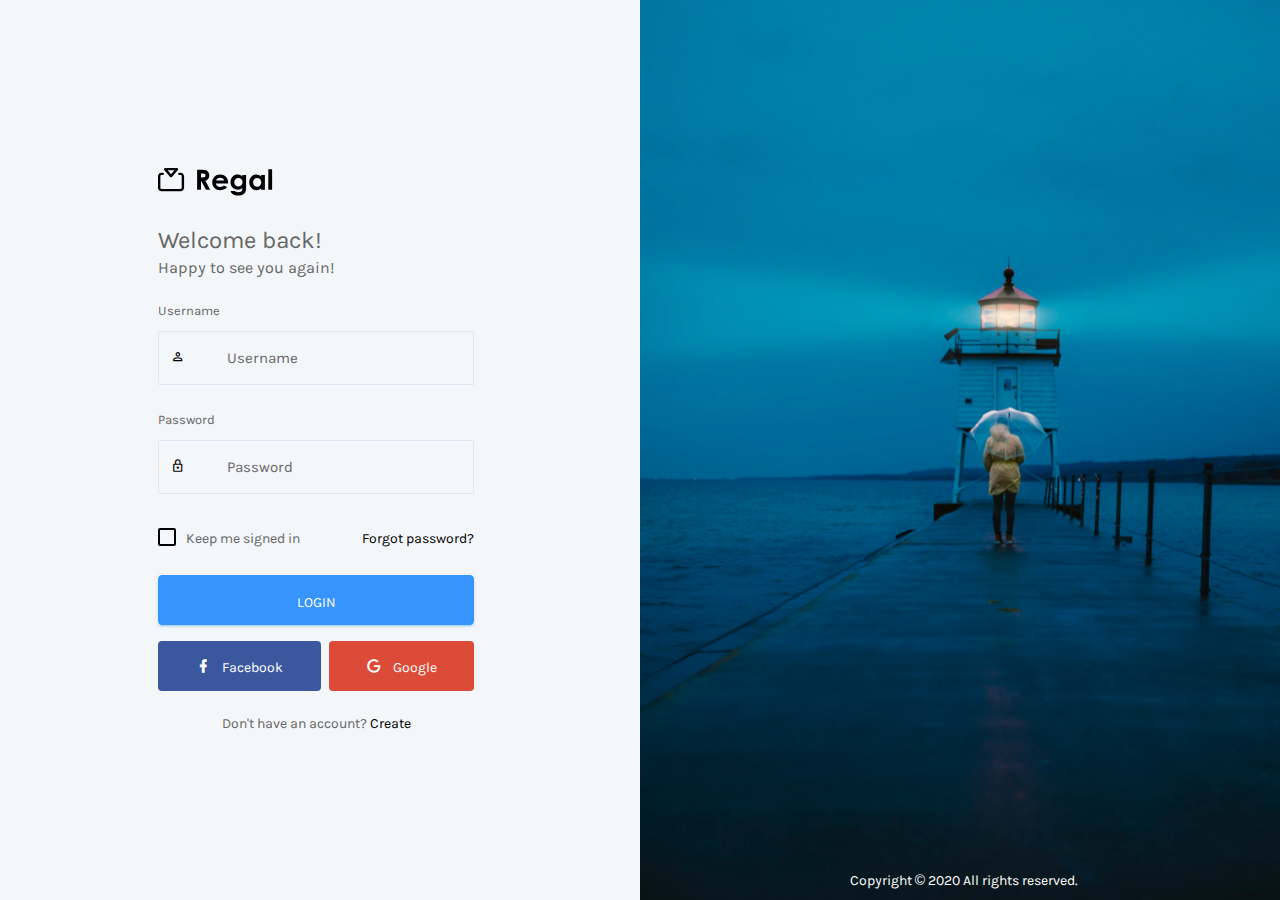
<file: AcunMedyaTravelProject/regal-1.0.0/pages/samples/login-2.html>
<!DOCTYPE html>
<html lang="en">

<head>
  <!-- Required meta tags -->
  <meta charset="utf-8">
  <meta name="viewport" content="width=device-width, initial-scale=1, shrink-to-fit=no">
  <title>Regal Admin</title>
  <!-- base:css -->
  <link rel="stylesheet" href="../../vendors/mdi/css/materialdesignicons.min.css">
  <link rel="stylesheet" href="../../vendors/feather/feather.css">
  <link rel="stylesheet" href="../../vendors/base/vendor.bundle.base.css">
  <!-- endinject -->
  <!-- plugin css for this page -->
  <!-- End plugin css for this page -->
  <!-- inject:css -->
  <link rel="stylesheet" href="../../css/style.css">
  <!-- endinject -->
  <link rel="shortcut icon" href="../../images/favicon.png" />
</head>

<body>
  <div class="container-scroller">
    <div class="container-fluid page-body-wrapper full-page-wrapper">
      <div class="content-wrapper d-flex align-items-stretch auth auth-img-bg">
        <div class="row flex-grow">
          <div class="col-lg-6 d-flex align-items-center justify-content-center">
            <div class="auth-form-transparent text-left p-3">
              <div class="brand-logo">
                <img src="../../images/logo-dark.svg" alt="logo">
              </div>
              <h4>Welcome back!</h4>
              <h6 class="font-weight-light">Happy to see you again!</h6>
              <form class="pt-3">
                <div class="form-group">
                  <label for="exampleInputEmail">Username</label>
                  <div class="input-group">
                    <div class="input-group-prepend bg-transparent">
                      <span class="input-group-text bg-transparent border-right-0">
                        <i class="mdi mdi-account-outline text-primary"></i>
                      </span>
                    </div>
                    <input type="text" class="form-control form-control-lg border-left-0" id="exampleInputEmail" placeholder="Username">
                  </div>
                </div>
                <div class="form-group">
                  <label for="exampleInputPassword">Password</label>
                  <div class="input-group">
                    <div class="input-group-prepend bg-transparent">
                      <span class="input-group-text bg-transparent border-right-0">
                        <i class="mdi mdi-lock-outline text-primary"></i>
                      </span>
                    </div>
                    <input type="password" class="form-control form-control-lg border-left-0" id="exampleInputPassword" placeholder="Password">                        
                  </div>
                </div>
                <div class="my-2 d-flex justify-content-between align-items-center">
                  <div class="form-check">
                    <label class="form-check-label text-muted">
                      <input type="checkbox" class="form-check-input">
                      Keep me signed in
                    </label>
                  </div>
                  <a href="#" class="auth-link text-black">Forgot password?</a>
                </div>
                <div class="my-3">
                  <a class="btn btn-block btn-info btn-lg font-weight-medium auth-form-btn" href="../../index.html">LOGIN</a>
                </div>
                <div class="mb-2 d-flex">
                  <button type="button" class="btn btn-facebook auth-form-btn flex-grow mr-1">
                    <i class="mdi mdi-facebook mr-2"></i>
                    Facebook
                  </button>
                  <button type="button" class="btn btn-google auth-form-btn flex-grow ml-1">
                    <i class="mdi mdi-google mr-2"></i>
                    Google
                  </button>
                </div>
                <div class="text-center mt-4 font-weight-light">
                  Don't have an account? <a href="register-2.html" class="text-primary">Create</a>
                </div>
              </form>
            </div>
          </div>
          <div class="col-lg-6 login-half-bg d-flex flex-row">
            <p class="text-white font-weight-medium text-center flex-grow align-self-end">Copyright &copy; 2020  All rights reserved.</p>
          </div>
        </div>
      </div>
      <!-- content-wrapper ends -->
    </div>
    <!-- page-body-wrapper ends -->
  </div>
  <!-- container-scroller -->
  <!-- base:js -->
  <script src="../../vendors/base/vendor.bundle.base.js"></script>
  <!-- endinject -->
  <!-- inject:js -->
  <script src="../../js/off-canvas.js"></script>
  <script src="../../js/hoverable-collapse.js"></script>
  <script src="../../js/template.js"></script>
  <!-- endinject -->
</body>

</html>
</file>
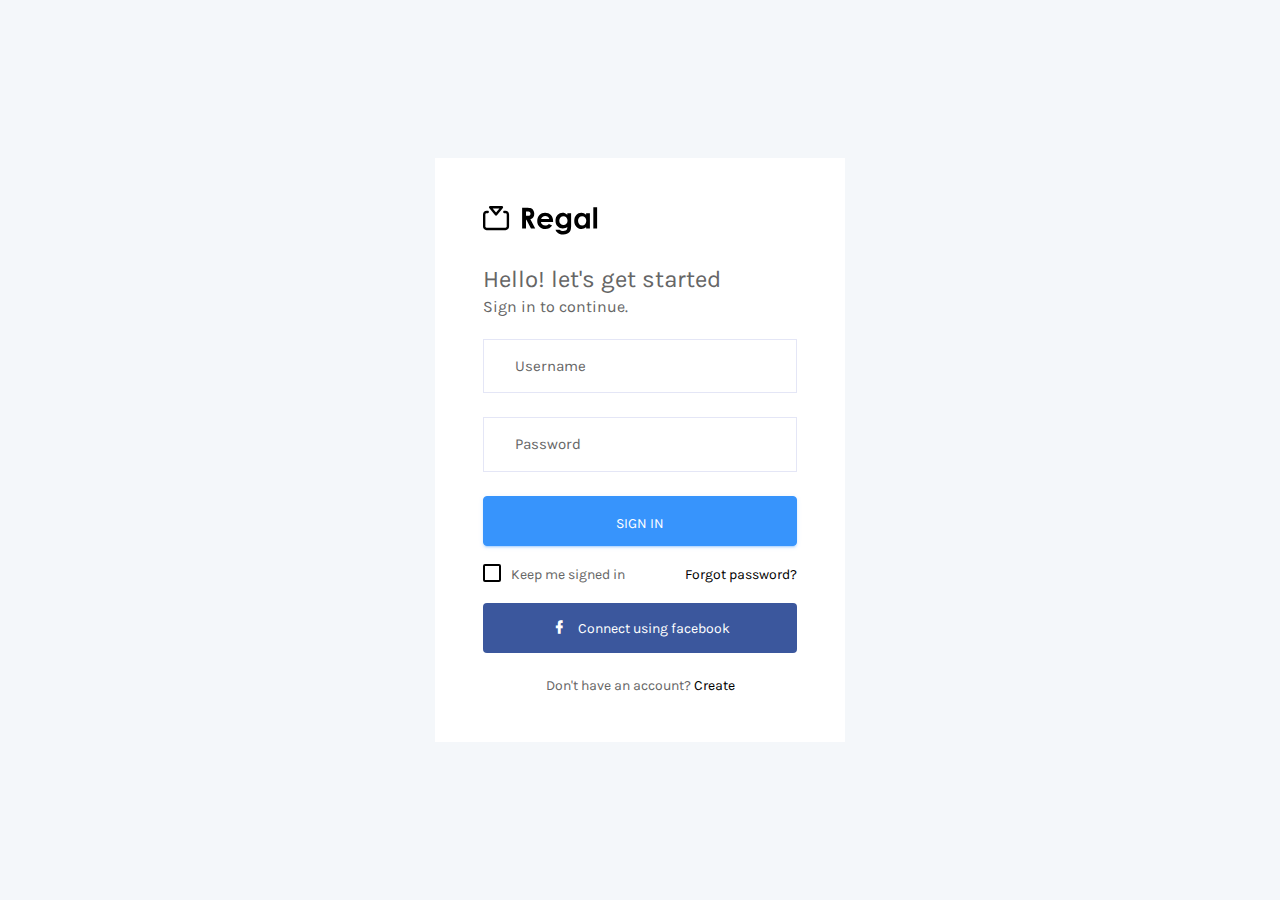
<file: AcunMedyaTravelProject/regal-1.0.0/pages/samples/login.html>
<!DOCTYPE html>
<html lang="en">

<head>
  <!-- Required meta tags -->
  <meta charset="utf-8">
  <meta name="viewport" content="width=device-width, initial-scale=1, shrink-to-fit=no">
  <title>Regal Admin</title>
  <!-- base:css -->
  <link rel="stylesheet" href="../../vendors/mdi/css/materialdesignicons.min.css">
  <link rel="stylesheet" href="../../vendors/feather/feather.css">
  <link rel="stylesheet" href="../../vendors/base/vendor.bundle.base.css">
  <!-- endinject -->
  <!-- plugin css for this page -->
  <!-- End plugin css for this page -->
  <!-- inject:css -->
  <link rel="stylesheet" href="../../css/style.css">
  <!-- endinject -->
  <link rel="shortcut icon" href="../../images/favicon.png" />
</head>

<body>
  <div class="container-scroller">
    <div class="container-fluid page-body-wrapper full-page-wrapper">
      <div class="content-wrapper d-flex align-items-center auth px-0">
        <div class="row w-100 mx-0">
          <div class="col-lg-4 mx-auto">
            <div class="auth-form-light text-left py-5 px-4 px-sm-5">
              <div class="brand-logo">
                <img src="../../images/logo-dark.svg" alt="logo">
              </div>
              <h4>Hello! let's get started</h4>
              <h6 class="font-weight-light">Sign in to continue.</h6>
              <form class="pt-3">
                <div class="form-group">
                  <input type="email" class="form-control form-control-lg" id="exampleInputEmail1" placeholder="Username">
                </div>
                <div class="form-group">
                  <input type="password" class="form-control form-control-lg" id="exampleInputPassword1" placeholder="Password">
                </div>
                <div class="mt-3">
                  <a class="btn btn-block btn-info btn-lg font-weight-medium auth-form-btn" href="../../index.html">SIGN IN</a>
                </div>
                <div class="my-2 d-flex justify-content-between align-items-center">
                  <div class="form-check">
                    <label class="form-check-label text-muted">
                      <input type="checkbox" class="form-check-input">
                      Keep me signed in
                    </label>
                  </div>
                  <a href="#" class="auth-link text-black">Forgot password?</a>
                </div>
                <div class="mb-2">
                  <button type="button" class="btn btn-block btn-facebook auth-form-btn">
                    <i class="mdi mdi-facebook mr-2"></i> Connect using facebook
                  </button>
                </div>
                <div class="text-center mt-4 font-weight-light">
                  Don't have an account? <a href="register.html" class="text-primary">Create</a>
                </div>
              </form>
            </div>
          </div>
        </div>
      </div>
      <!-- content-wrapper ends -->
    </div>
    <!-- page-body-wrapper ends -->
  </div>
  <!-- container-scroller -->
  <!-- base:js -->
  <script src="../../vendors/base/vendor.bundle.base.js"></script>
  <!-- endinject -->
  <!-- inject:js -->
  <script src="../../js/off-canvas.js"></script>
  <script src="../../js/hoverable-collapse.js"></script>
  <script src="../../js/template.js"></script>
  <!-- endinject -->
</body>

</html>
</file>
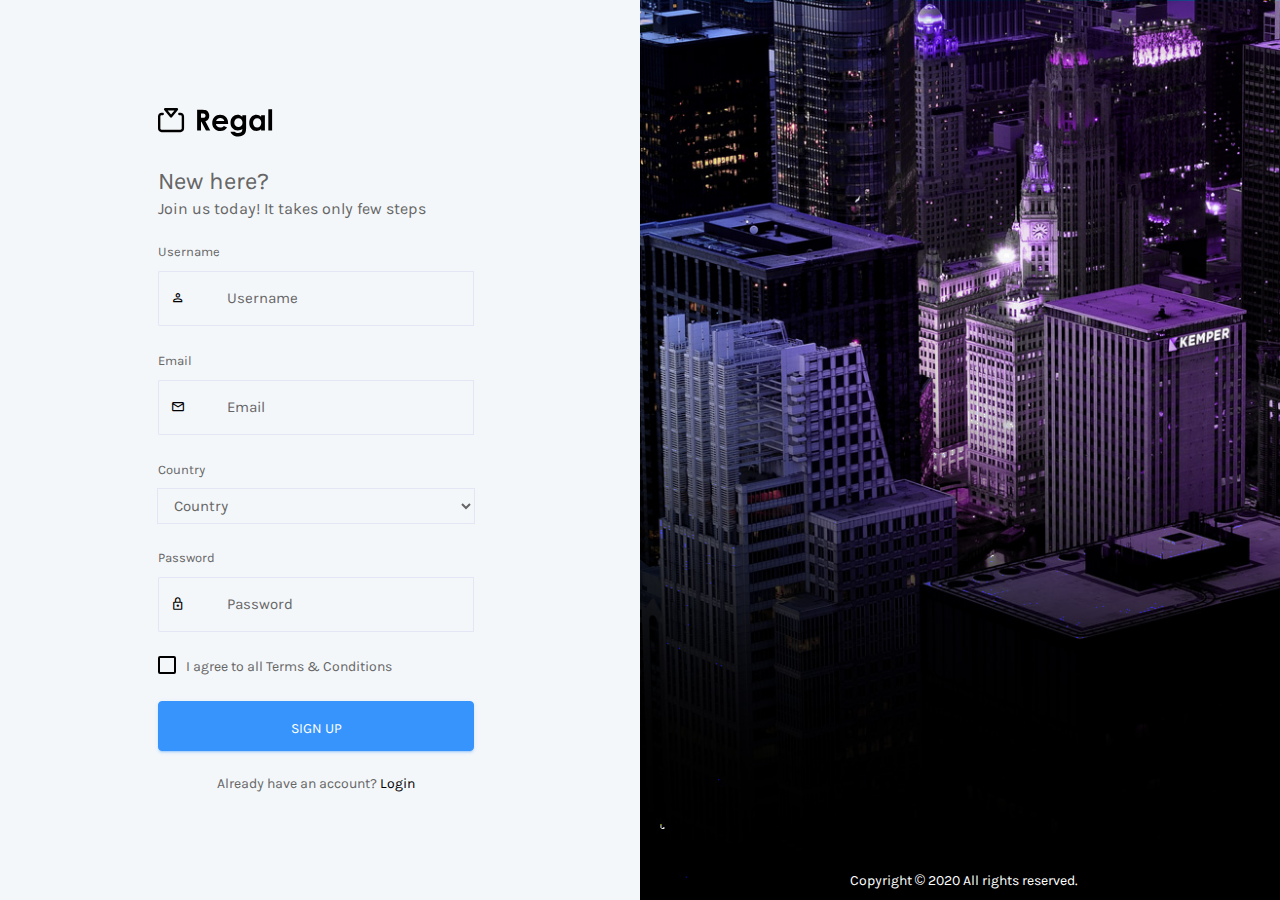
<file: AcunMedyaTravelProject/regal-1.0.0/pages/samples/register-2.html>
<!DOCTYPE html>
<html lang="en">

<head>
  <!-- Required meta tags -->
  <meta charset="utf-8">
  <meta name="viewport" content="width=device-width, initial-scale=1, shrink-to-fit=no">
  <title>Regal Admin</title>
  <!-- base:css -->
  <link rel="stylesheet" href="../../vendors/mdi/css/materialdesignicons.min.css">
  <link rel="stylesheet" href="../../vendors/feather/feather.css">
  <link rel="stylesheet" href="../../vendors/base/vendor.bundle.base.css">
  <!-- endinject -->
  <!-- plugin css for this page -->
  <!-- End plugin css for this page -->
  <!-- inject:css -->
  <link rel="stylesheet" href="../../css/style.css">
  <!-- endinject -->
  <link rel="shortcut icon" href="../../images/favicon.png" />
</head>

<body>
  <div class="container-scroller">
    <div class="container-fluid page-body-wrapper full-page-wrapper">
      <div class="content-wrapper d-flex align-items-stretch auth auth-img-bg">
        <div class="row flex-grow">
          <div class="col-lg-6 d-flex align-items-center justify-content-center">
            <div class="auth-form-transparent text-left p-3">
              <div class="brand-logo">
                <img src="../../images/logo-dark.svg" alt="logo">
              </div>
              <h4>New here?</h4>
              <h6 class="font-weight-light">Join us today! It takes only few steps</h6>
              <form class="pt-3">
                <div class="form-group">
                  <label>Username</label>
                  <div class="input-group">
                    <div class="input-group-prepend bg-transparent">
                      <span class="input-group-text bg-transparent border-right-0">
                        <i class="mdi mdi-account-outline text-primary"></i>
                      </span>
                    </div>
                    <input type="text" class="form-control form-control-lg border-left-0" placeholder="Username">
                  </div>
                </div>
                <div class="form-group">
                  <label>Email</label>
                  <div class="input-group">
                    <div class="input-group-prepend bg-transparent">
                      <span class="input-group-text bg-transparent border-right-0">
                        <i class="mdi mdi-email-outline text-primary"></i>
                      </span>
                    </div>
                    <input type="email" class="form-control form-control-lg border-left-0" placeholder="Email">
                  </div>
                </div>
                <div class="form-group">
                  <label>Country</label>
                  <select class="form-control form-control-lg" id="exampleFormControlSelect2">
                    <option>Country</option>
                    <option>United States of America</option>
                    <option>United Kingdom</option>
                    <option>India</option>
                    <option>Germany</option>
                    <option>Argentina</option>
                  </select>
                </div>
                <div class="form-group">
                  <label>Password</label>
                  <div class="input-group">
                    <div class="input-group-prepend bg-transparent">
                      <span class="input-group-text bg-transparent border-right-0">
                        <i class="mdi mdi-lock-outline text-primary"></i>
                      </span>
                    </div>
                    <input type="password" class="form-control form-control-lg border-left-0" id="exampleInputPassword" placeholder="Password">                        
                  </div>
                </div>
                <div class="mb-4">
                  <div class="form-check">
                    <label class="form-check-label text-muted">
                      <input type="checkbox" class="form-check-input">
                      I agree to all Terms & Conditions
                    </label>
                  </div>
                </div>
                <div class="mt-3">
                  <a class="btn btn-block btn-info btn-lg font-weight-medium auth-form-btn" href="../../index.html">SIGN UP</a>
                </div>
                <div class="text-center mt-4 font-weight-light">
                  Already have an account? <a href="login.html" class="text-primary">Login</a>
                </div>
              </form>
            </div>
          </div>
          <div class="col-lg-6 register-half-bg d-flex flex-row">
            <p class="text-white font-weight-medium text-center flex-grow align-self-end">Copyright &copy; 2020  All rights reserved.</p>
          </div>
        </div>
      </div>
      <!-- content-wrapper ends -->
    </div>
    <!-- page-body-wrapper ends -->
  </div>
  <!-- container-scroller -->
  <!-- base:js -->
  <script src="../../vendors/base/vendor.bundle.base.js"></script>
  <!-- endinject -->
  <!-- inject:js -->
  <script src="../../js/off-canvas.js"></script>
  <script src="../../js/hoverable-collapse.js"></script>
  <script src="../../js/template.js"></script>
  <!-- endinject -->
</body>

</html>
</file>
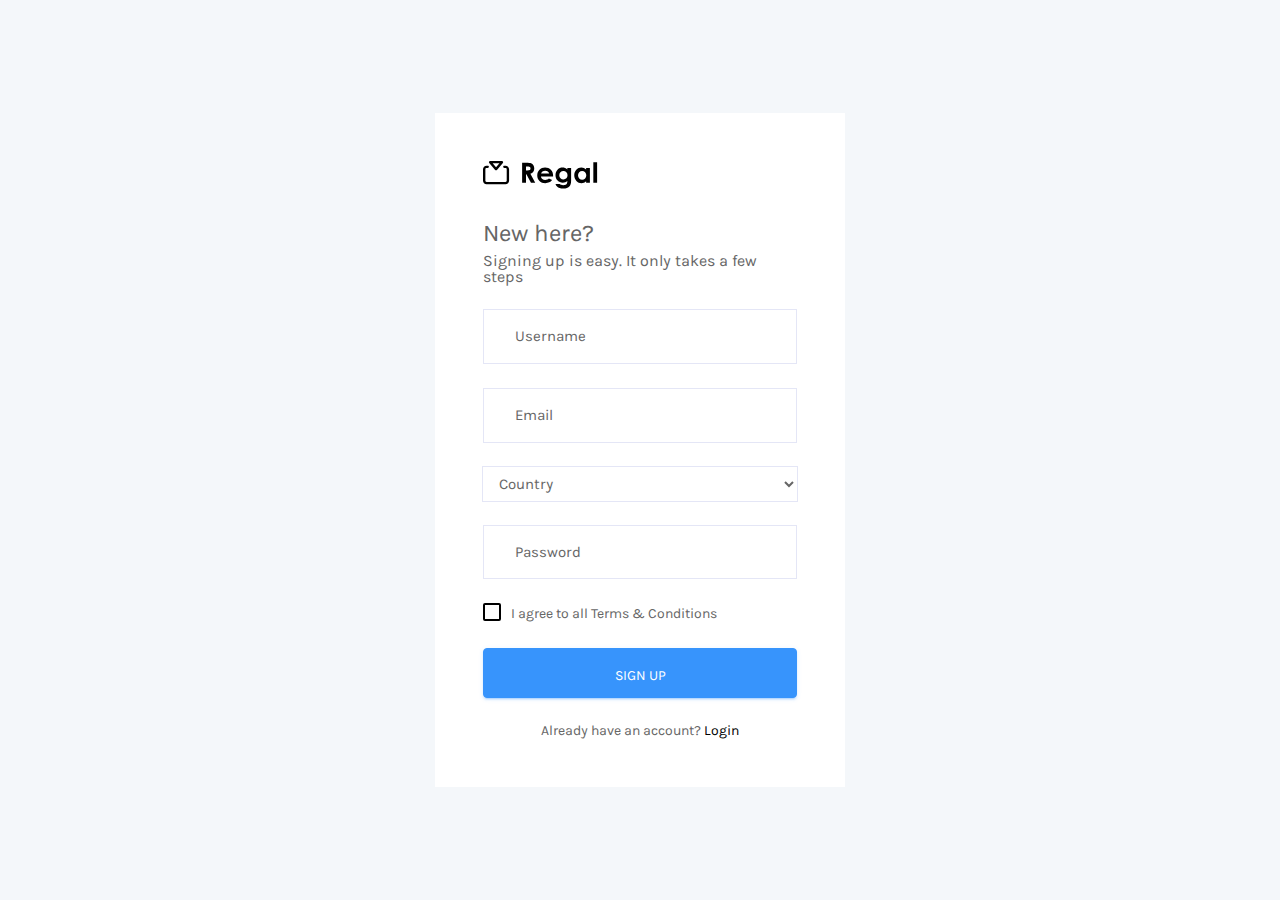
<file: AcunMedyaTravelProject/regal-1.0.0/pages/samples/register.html>
<!DOCTYPE html>
<html lang="en">

<head>
  <!-- Required meta tags -->
  <meta charset="utf-8">
  <meta name="viewport" content="width=device-width, initial-scale=1, shrink-to-fit=no">
  <title>Regal Admin</title>
  <!-- base:css -->
  <link rel="stylesheet" href="../../vendors/mdi/css/materialdesignicons.min.css">
  <link rel="stylesheet" href="../../vendors/feather/feather.css">
  <link rel="stylesheet" href="../../vendors/base/vendor.bundle.base.css">
  <!-- endinject -->
  <!-- plugin css for this page -->
  <!-- End plugin css for this page -->
  <!-- inject:css -->
  <link rel="stylesheet" href="../../css/style.css">
  <!-- endinject -->
  <link rel="shortcut icon" href="../../images/favicon.png" />
</head>

<body>
  <div class="container-scroller">
    <div class="container-fluid page-body-wrapper full-page-wrapper">
      <div class="content-wrapper d-flex align-items-center auth px-0">
        <div class="row w-100 mx-0">
          <div class="col-lg-4 mx-auto">
            <div class="auth-form-light text-left py-5 px-4 px-sm-5">
              <div class="brand-logo">
                <img src="../../images/logo-dark.svg" alt="logo">
              </div>
              <h4>New here?</h4>
              <h6 class="font-weight-light">Signing up is easy. It only takes a few steps</h6>
              <form class="pt-3">
                <div class="form-group">
                  <input type="text" class="form-control form-control-lg" id="exampleInputUsername1" placeholder="Username">
                </div>
                <div class="form-group">
                  <input type="email" class="form-control form-control-lg" id="exampleInputEmail1" placeholder="Email">
                </div>
                <div class="form-group">
                  <select class="form-control form-control-lg" id="exampleFormControlSelect2">
                    <option>Country</option>
                    <option>United States of America</option>
                    <option>United Kingdom</option>
                    <option>India</option>
                    <option>Germany</option>
                    <option>Argentina</option>
                  </select>
                </div>
                <div class="form-group">
                  <input type="password" class="form-control form-control-lg" id="exampleInputPassword1" placeholder="Password">
                </div>
                <div class="mb-4">
                  <div class="form-check">
                    <label class="form-check-label text-muted">
                      <input type="checkbox" class="form-check-input">
                      I agree to all Terms & Conditions
                    </label>
                  </div>
                </div>
                <div class="mt-3">
                  <a class="btn btn-block btn-info btn-lg font-weight-medium auth-form-btn" href="../../index.html">SIGN UP</a>
                </div>
                <div class="text-center mt-4 font-weight-light">
                  Already have an account? <a href="login.html" class="text-primary">Login</a>
                </div>
              </form>
            </div>
          </div>
        </div>
      </div>
      <!-- content-wrapper ends -->
    </div>
    <!-- page-body-wrapper ends -->
  </div>
  <!-- container-scroller -->
  <!-- base:js -->
  <script src="../../vendors/base/vendor.bundle.base.js"></script>
  <!-- endinject -->
  <!-- inject:js -->
  <script src="../../js/off-canvas.js"></script>
  <script src="../../js/hoverable-collapse.js"></script>
  <script src="../../js/template.js"></script>
  <!-- endinject -->
</body>

</html>
</file>
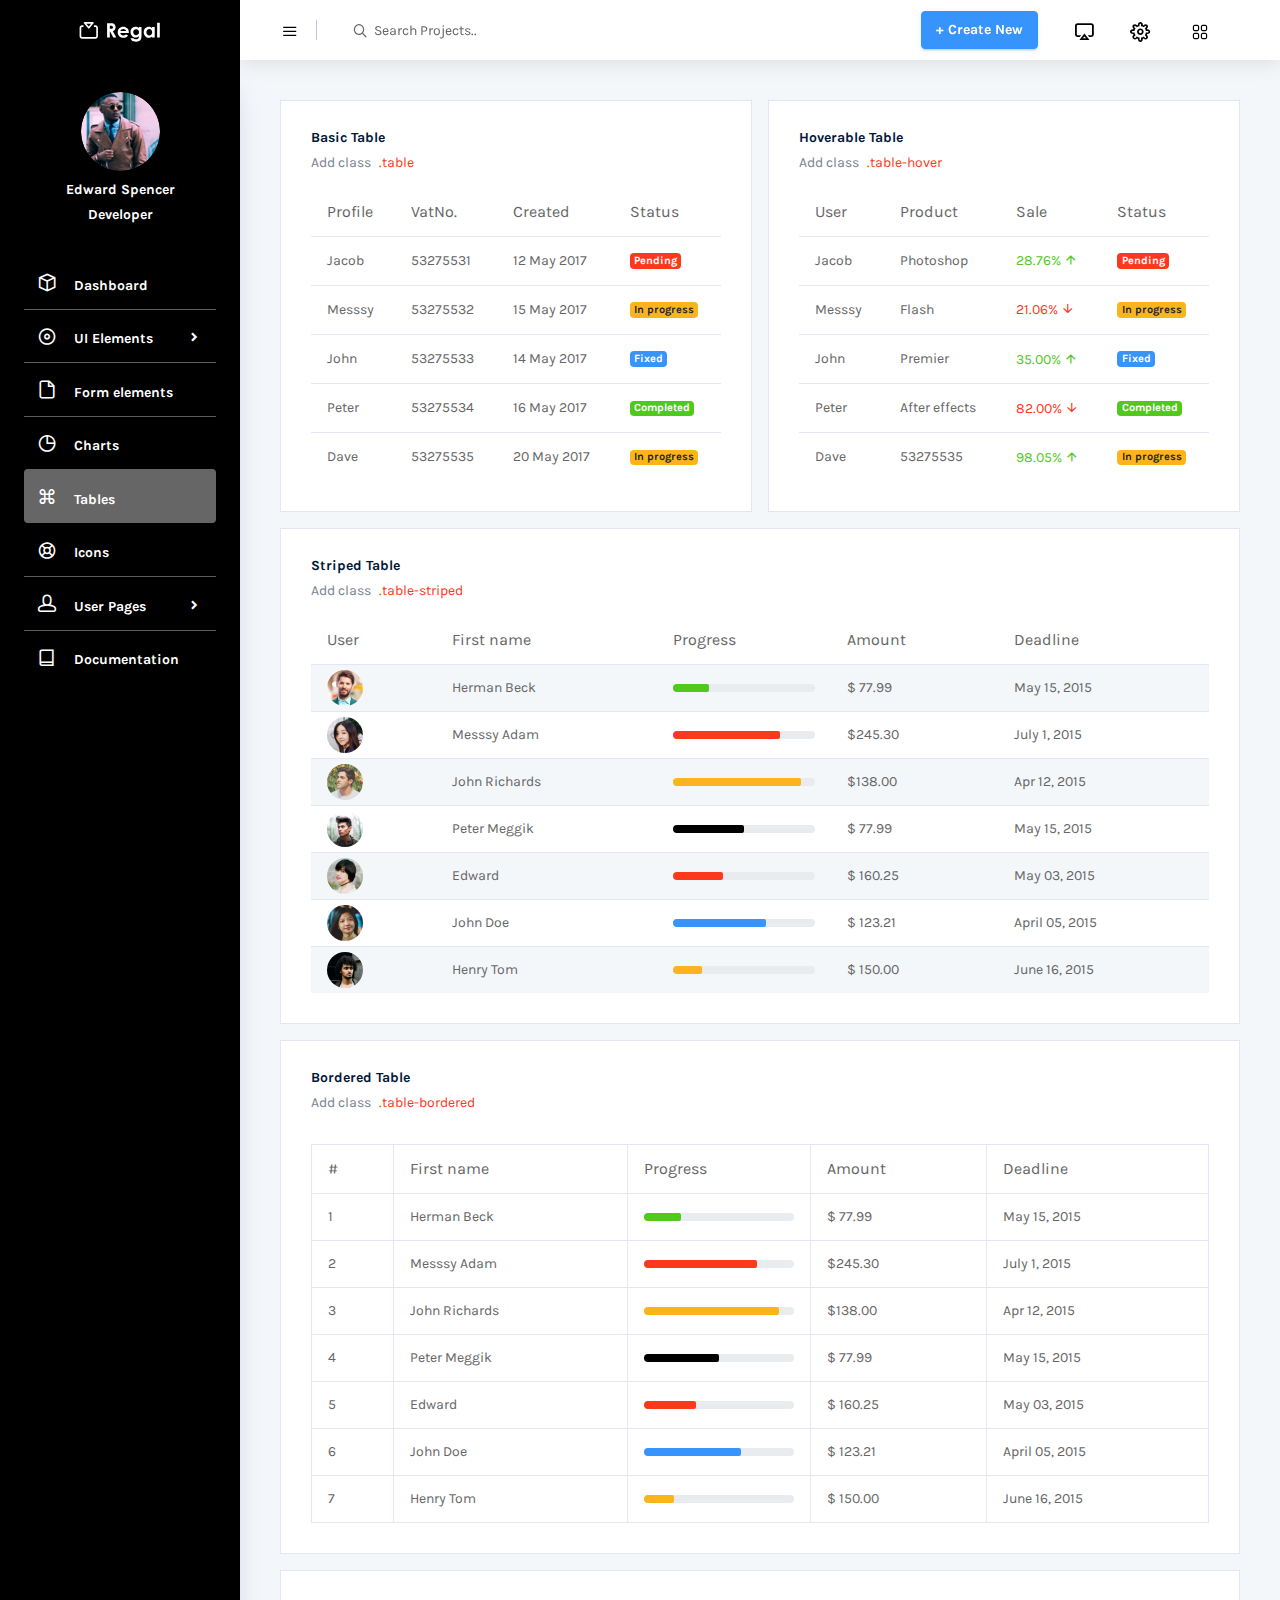
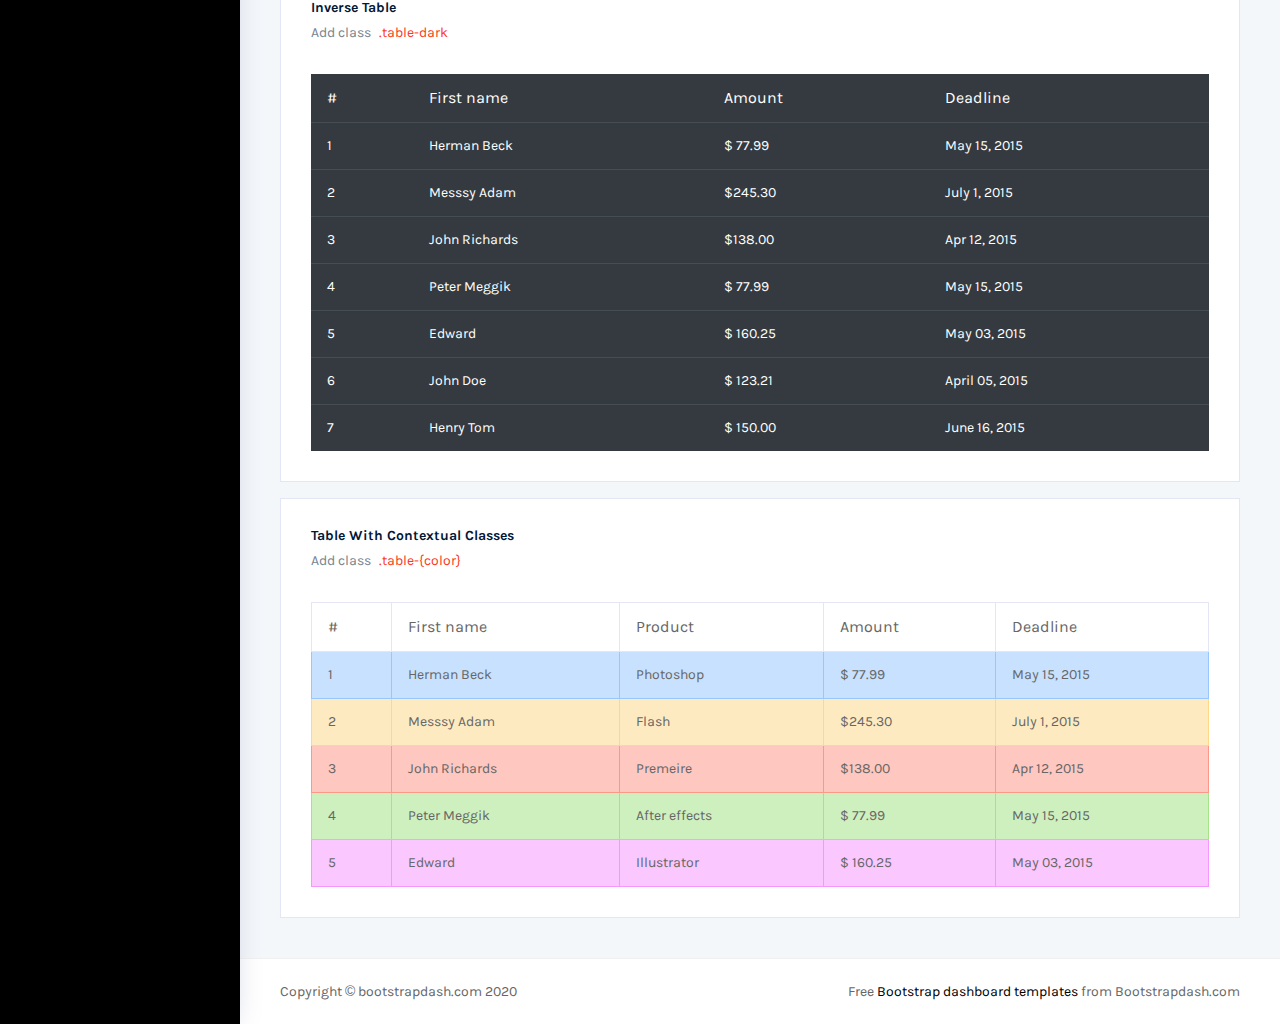
<file: AcunMedyaTravelProject/regal-1.0.0/pages/tables/basic-table.html>
<!DOCTYPE html>
<html lang="en">

<head>
  <!-- Required meta tags -->
  <meta charset="utf-8">
  <meta name="viewport" content="width=device-width, initial-scale=1, shrink-to-fit=no">
  <title>Regal Admin</title>
  <!-- base:css -->
  <link rel="stylesheet" href="../../vendors/mdi/css/materialdesignicons.min.css">
  <link rel="stylesheet" href="../../vendors/feather/feather.css">
  <link rel="stylesheet" href="../../vendors/base/vendor.bundle.base.css">
  <!-- endinject -->
  <!-- inject:css -->
  <link rel="stylesheet" href="../../css/style.css">
  <!-- endinject -->
  <link rel="shortcut icon" href="../../images/favicon.png" />
</head>

<body>
  <div class="container-scroller">
    <!-- partial:../../partials/_navbar.html -->
    <nav class="navbar col-lg-12 col-12 p-0 fixed-top d-flex flex-row">
      <div class="text-center navbar-brand-wrapper d-flex align-items-center justify-content-center">
        <a class="navbar-brand brand-logo" href="../../index.html"><img src="../../images/logo.svg" alt="logo"/></a>
        <a class="navbar-brand brand-logo-mini" href="../../index.html"><img src="../../images/logo-mini.svg" alt="logo"/></a>
      </div>
      <div class="navbar-menu-wrapper d-flex align-items-center justify-content-end">
        <button class="navbar-toggler navbar-toggler align-self-center" type="button" data-toggle="minimize">
          <span class="icon-menu"></span>
        </button>
        <ul class="navbar-nav mr-lg-2">
          <li class="nav-item nav-search d-none d-lg-block">
            <div class="input-group">
              <div class="input-group-prepend">
                <span class="input-group-text" id="search">
                  <i class="icon-search"></i>
                </span>
              </div>
              <input type="text" class="form-control" placeholder="Search Projects.." aria-label="search" aria-describedby="search">
            </div>
          </li>
        </ul>
        <ul class="navbar-nav navbar-nav-right">
            <li class="nav-item dropdown d-lg-flex d-none">
                <button type="button" class="btn btn-info font-weight-bold">+ Create New</button>
            </li>
          <li class="nav-item dropdown d-flex">
            <a class="nav-link count-indicator dropdown-toggle d-flex justify-content-center align-items-center" id="messageDropdown" href="#" data-toggle="dropdown">
              <i class="icon-air-play mx-0"></i>
            </a>
            <div class="dropdown-menu dropdown-menu-right navbar-dropdown preview-list" aria-labelledby="messageDropdown">
              <p class="mb-0 font-weight-normal float-left dropdown-header">Messages</p>
              <a class="dropdown-item preview-item">
                <div class="preview-thumbnail">
                    <img src="../../images/faces/face4.jpg" alt="image" class="profile-pic">
                </div>
                <div class="preview-item-content flex-grow">
                  <h6 class="preview-subject ellipsis font-weight-normal">David Grey
                  </h6>
                  <p class="font-weight-light small-text text-muted mb-0">
                    The meeting is cancelled
                  </p>
                </div>
              </a>
              <a class="dropdown-item preview-item">
                <div class="preview-thumbnail">
                    <img src="../../images/faces/face2.jpg" alt="image" class="profile-pic">
                </div>
                <div class="preview-item-content flex-grow">
                  <h6 class="preview-subject ellipsis font-weight-normal">Tim Cook
                  </h6>
                  <p class="font-weight-light small-text text-muted mb-0">
                    New product launch
                  </p>
                </div>
              </a>
              <a class="dropdown-item preview-item">
                <div class="preview-thumbnail">
                    <img src="../../images/faces/face3.jpg" alt="image" class="profile-pic">
                </div>
                <div class="preview-item-content flex-grow">
                  <h6 class="preview-subject ellipsis font-weight-normal"> Johnson
                  </h6>
                  <p class="font-weight-light small-text text-muted mb-0">
                    Upcoming board meeting
                  </p>
                </div>
              </a>
            </div>
          </li>
          <li class="nav-item dropdown d-flex mr-4 ">
            <a class="nav-link count-indicator dropdown-toggle d-flex align-items-center justify-content-center" id="notificationDropdown" href="#" data-toggle="dropdown">
              <i class="icon-cog"></i>
            </a>
            <div class="dropdown-menu dropdown-menu-right navbar-dropdown preview-list" aria-labelledby="notificationDropdown">
              <p class="mb-0 font-weight-normal float-left dropdown-header">Settings</p>
              <a class="dropdown-item preview-item">               
                  <i class="icon-head"></i> Profile
              </a>
              <a class="dropdown-item preview-item">
                  <i class="icon-inbox"></i> Logout
              </a>
            </div>
          </li>
          <li class="nav-item dropdown mr-4 d-lg-flex d-none">
            <a class="nav-link count-indicatord-flex align-item s-center justify-content-center" href="#">
              <i class="icon-grid"></i>
            </a>
          </li>
        </ul>
        <button class="navbar-toggler navbar-toggler-right d-lg-none align-self-center" type="button" data-toggle="offcanvas">
          <span class="icon-menu"></span>
        </button>
      </div>
    </nav>
    <!-- partial -->
    <div class="container-fluid page-body-wrapper">
      
      <!-- partial:../../partials/_sidebar.html -->
      <nav class="sidebar sidebar-offcanvas" id="sidebar">
        <div class="user-profile">
          <div class="user-image">
            <img src="../../images/faces/face28.png">
          </div>
          <div class="user-name">
              Edward Spencer
          </div>
          <div class="user-designation">
              Developer
          </div>
        </div>
        <ul class="nav">
          <li class="nav-item">
            <a class="nav-link" href="../../index.html">
              <i class="icon-box menu-icon"></i>
              <span class="menu-title">Dashboard</span>
            </a>
          </li>
          <li class="nav-item">
            <a class="nav-link" data-toggle="collapse" href="#ui-basic" aria-expanded="false" aria-controls="ui-basic">
              <i class="icon-disc menu-icon"></i>
              <span class="menu-title">UI Elements</span>
              <i class="menu-arrow"></i>
            </a>
            <div class="collapse" id="ui-basic">
              <ul class="nav flex-column sub-menu">
                <li class="nav-item"> <a class="nav-link" href="../../pages/ui-features/buttons.html">Buttons</a></li>
                <li class="nav-item"> <a class="nav-link" href="../../pages/ui-features/typography.html">Typography</a></li>
              </ul>
            </div>
          </li>
          <li class="nav-item">
            <a class="nav-link" href="../../pages/forms/basic_elements.html">
              <i class="icon-file menu-icon"></i>
              <span class="menu-title">Form elements</span>
            </a>
          </li>
          <li class="nav-item">
            <a class="nav-link" href="../../pages/charts/chartjs.html">
              <i class="icon-pie-graph menu-icon"></i>
              <span class="menu-title">Charts</span>
            </a>
          </li>
          <li class="nav-item">
            <a class="nav-link" href="../../pages/tables/basic-table.html">
              <i class="icon-command menu-icon"></i>
              <span class="menu-title">Tables</span>
            </a>
          </li>
          <li class="nav-item">
            <a class="nav-link" href="../../pages/icons/feather-icons.html">
              <i class="icon-help menu-icon"></i>
              <span class="menu-title">Icons</span>
            </a>
          </li>
          <li class="nav-item">
            <a class="nav-link" data-toggle="collapse" href="#auth" aria-expanded="false" aria-controls="auth">
              <i class="icon-head menu-icon"></i>
              <span class="menu-title">User Pages</span>
              <i class="menu-arrow"></i>
            </a>
            <div class="collapse" id="auth">
              <ul class="nav flex-column sub-menu">
                <li class="nav-item"> <a class="nav-link" href="../../pages/samples/login.html"> Login </a></li>
                <li class="nav-item"> <a class="nav-link" href="../../pages/samples/login-2.html"> Login 2 </a></li>
                <li class="nav-item"> <a class="nav-link" href="../../pages/samples/register.html"> Register </a></li>
                <li class="nav-item"> <a class="nav-link" href="../../pages/samples/register-2.html"> Register 2 </a></li>
                <li class="nav-item"> <a class="nav-link" href="../../pages/samples/lock-screen.html"> Lockscreen </a></li>
              </ul>
            </div>
          </li>
          <li class="nav-item">
            <a class="nav-link" href="../../docs/documentation.html">
              <i class="icon-book menu-icon"></i>
              <span class="menu-title">Documentation</span>
            </a>
          </li>
        </ul>
      </nav>
      <!-- partial -->
      <div class="main-panel">
        <div class="content-wrapper">
          <div class="row">
            <div class="col-lg-6 grid-margin stretch-card">
              <div class="card">
                <div class="card-body">
                  <h4 class="card-title">Basic Table</h4>
                  <p class="card-description">
                    Add class <code>.table</code>
                  </p>
                  <div class="table-responsive">
                    <table class="table">
                      <thead>
                        <tr>
                          <th>Profile</th>
                          <th>VatNo.</th>
                          <th>Created</th>
                          <th>Status</th>
                        </tr>
                      </thead>
                      <tbody>
                        <tr>
                          <td>Jacob</td>
                          <td>53275531</td>
                          <td>12 May 2017</td>
                          <td><label class="badge badge-danger">Pending</label></td>
                        </tr>
                        <tr>
                          <td>Messsy</td>
                          <td>53275532</td>
                          <td>15 May 2017</td>
                          <td><label class="badge badge-warning">In progress</label></td>
                        </tr>
                        <tr>
                          <td>John</td>
                          <td>53275533</td>
                          <td>14 May 2017</td>
                          <td><label class="badge badge-info">Fixed</label></td>
                        </tr>
                        <tr>
                          <td>Peter</td>
                          <td>53275534</td>
                          <td>16 May 2017</td>
                          <td><label class="badge badge-success">Completed</label></td>
                        </tr>
                        <tr>
                          <td>Dave</td>
                          <td>53275535</td>
                          <td>20 May 2017</td>
                          <td><label class="badge badge-warning">In progress</label></td>
                        </tr>
                      </tbody>
                    </table>
                  </div>
                </div>
              </div>
            </div>
            <div class="col-lg-6 grid-margin stretch-card">
              <div class="card">
                <div class="card-body">
                  <h4 class="card-title">Hoverable Table</h4>
                  <p class="card-description">
                    Add class <code>.table-hover</code>
                  </p>
                  <div class="table-responsive">
                    <table class="table table-hover">
                      <thead>
                        <tr>
                          <th>User</th>
                          <th>Product</th>
                          <th>Sale</th>
                          <th>Status</th>
                        </tr>
                      </thead>
                      <tbody>
                        <tr>
                          <td>Jacob</td>
                          <td>Photoshop</td>
                          <td class="text-success"> 28.76% <i class="mdi mdi-arrow-up"></i></td>
                          <td><label class="badge badge-danger">Pending</label></td>
                        </tr>
                        <tr>
                          <td>Messsy</td>
                          <td>Flash</td>
                          <td class="text-danger"> 21.06% <i class="mdi mdi-arrow-down"></i></td>
                          <td><label class="badge badge-warning">In progress</label></td>
                        </tr>
                        <tr>
                          <td>John</td>
                          <td>Premier</td>
                          <td class="text-success"> 35.00% <i class="mdi mdi-arrow-up"></i></td>
                          <td><label class="badge badge-info">Fixed</label></td>
                        </tr>
                        <tr>
                          <td>Peter</td>
                          <td>After effects</td>
                          <td class="text-danger"> 82.00% <i class="mdi mdi-arrow-down"></i></td>
                          <td><label class="badge badge-success">Completed</label></td>
                        </tr>
                        <tr>
                          <td>Dave</td>
                          <td>53275535</td>
                          <td class="text-success"> 98.05% <i class="mdi mdi-arrow-up"></i></td>
                          <td><label class="badge badge-warning">In progress</label></td>
                        </tr>
                      </tbody>
                    </table>
                  </div>
                </div>
              </div>
            </div>
            <div class="col-lg-12 grid-margin stretch-card">
              <div class="card">
                <div class="card-body">
                  <h4 class="card-title">Striped Table</h4>
                  <p class="card-description">
                    Add class <code>.table-striped</code>
                  </p>
                  <div class="table-responsive">
                    <table class="table table-striped">
                      <thead>
                        <tr>
                          <th>
                            User
                          </th>
                          <th>
                            First name
                          </th>
                          <th>
                            Progress
                          </th>
                          <th>
                            Amount
                          </th>
                          <th>
                            Deadline
                          </th>
                        </tr>
                      </thead>
                      <tbody>
                        <tr>
                          <td class="py-1">
                            <img src="../../images/faces/face1.jpg" alt="image"/>
                          </td>
                          <td>
                            Herman Beck
                          </td>
                          <td>
                            <div class="progress">
                              <div class="progress-bar bg-success" role="progressbar" style="width: 25%" aria-valuenow="25" aria-valuemin="0" aria-valuemax="100"></div>
                            </div>
                          </td>
                          <td>
                            $ 77.99
                          </td>
                          <td>
                            May 15, 2015
                          </td>
                        </tr>
                        <tr>
                          <td class="py-1">
                            <img src="../../images/faces/face2.jpg" alt="image"/>
                          </td>
                          <td>
                            Messsy Adam
                          </td>
                          <td>
                            <div class="progress">
                              <div class="progress-bar bg-danger" role="progressbar" style="width: 75%" aria-valuenow="75" aria-valuemin="0" aria-valuemax="100"></div>
                            </div>
                          </td>
                          <td>
                            $245.30
                          </td>
                          <td>
                            July 1, 2015
                          </td>
                        </tr>
                        <tr>
                          <td class="py-1">
                            <img src="../../images/faces/face3.jpg" alt="image"/>
                          </td>
                          <td>
                            John Richards
                          </td>
                          <td>
                            <div class="progress">
                              <div class="progress-bar bg-warning" role="progressbar" style="width: 90%" aria-valuenow="90" aria-valuemin="0" aria-valuemax="100"></div>
                            </div>
                          </td>
                          <td>
                            $138.00
                          </td>
                          <td>
                            Apr 12, 2015
                          </td>
                        </tr>
                        <tr>
                          <td class="py-1">
                            <img src="../../images/faces/face4.jpg" alt="image"/>
                          </td>
                          <td>
                            Peter Meggik
                          </td>
                          <td>
                            <div class="progress">
                              <div class="progress-bar bg-primary" role="progressbar" style="width: 50%" aria-valuenow="50" aria-valuemin="0" aria-valuemax="100"></div>
                            </div>
                          </td>
                          <td>
                            $ 77.99
                          </td>
                          <td>
                            May 15, 2015
                          </td>
                        </tr>
                        <tr>
                          <td class="py-1">
                            <img src="../../images/faces/face5.jpg" alt="image"/>
                          </td>
                          <td>
                            Edward
                          </td>
                          <td>
                            <div class="progress">
                              <div class="progress-bar bg-danger" role="progressbar" style="width: 35%" aria-valuenow="35" aria-valuemin="0" aria-valuemax="100"></div>
                            </div>
                          </td>
                          <td>
                            $ 160.25
                          </td>
                          <td>
                            May 03, 2015
                          </td>
                        </tr>
                        <tr>
                          <td class="py-1">
                            <img src="../../images/faces/face6.jpg" alt="image"/>
                          </td>
                          <td>
                            John Doe
                          </td>
                          <td>
                            <div class="progress">
                              <div class="progress-bar bg-info" role="progressbar" style="width: 65%" aria-valuenow="65" aria-valuemin="0" aria-valuemax="100"></div>
                            </div>
                          </td>
                          <td>
                            $ 123.21
                          </td>
                          <td>
                            April 05, 2015
                          </td>
                        </tr>
                        <tr>
                          <td class="py-1">
                            <img src="../../images/faces/face7.jpg" alt="image"/>
                          </td>
                          <td>
                            Henry Tom
                          </td>
                          <td>
                            <div class="progress">
                              <div class="progress-bar bg-warning" role="progressbar" style="width: 20%" aria-valuenow="20" aria-valuemin="0" aria-valuemax="100"></div>
                            </div>
                          </td>
                          <td>
                            $ 150.00
                          </td>
                          <td>
                            June 16, 2015
                          </td>
                        </tr>
                      </tbody>
                    </table>
                  </div>
                </div>
              </div>
            </div>
            <div class="col-lg-12 grid-margin stretch-card">
              <div class="card">
                <div class="card-body">
                  <h4 class="card-title">Bordered table</h4>
                  <p class="card-description">
                    Add class <code>.table-bordered</code>
                  </p>
                  <div class="table-responsive pt-3">
                    <table class="table table-bordered">
                      <thead>
                        <tr>
                          <th>
                            #
                          </th>
                          <th>
                            First name
                          </th>
                          <th>
                            Progress
                          </th>
                          <th>
                            Amount
                          </th>
                          <th>
                            Deadline
                          </th>
                        </tr>
                      </thead>
                      <tbody>
                        <tr>
                          <td>
                            1
                          </td>
                          <td>
                            Herman Beck
                          </td>
                          <td>
                            <div class="progress">
                              <div class="progress-bar bg-success" role="progressbar" style="width: 25%" aria-valuenow="25" aria-valuemin="0" aria-valuemax="100"></div>
                            </div>
                          </td>
                          <td>
                            $ 77.99
                          </td>
                          <td>
                            May 15, 2015
                          </td>
                        </tr>
                        <tr>
                          <td>
                            2
                          </td>
                          <td>
                            Messsy Adam
                          </td>
                          <td>
                            <div class="progress">
                              <div class="progress-bar bg-danger" role="progressbar" style="width: 75%" aria-valuenow="75" aria-valuemin="0" aria-valuemax="100"></div>
                            </div>
                          </td>
                          <td>
                            $245.30
                          </td>
                          <td>
                            July 1, 2015
                          </td>
                        </tr>
                        <tr>
                          <td>
                            3
                          </td>
                          <td>
                            John Richards
                          </td>
                          <td>
                            <div class="progress">
                              <div class="progress-bar bg-warning" role="progressbar" style="width: 90%" aria-valuenow="90" aria-valuemin="0" aria-valuemax="100"></div>
                            </div>
                          </td>
                          <td>
                            $138.00
                          </td>
                          <td>
                            Apr 12, 2015
                          </td>
                        </tr>
                        <tr>
                          <td>
                            4
                          </td>
                          <td>
                            Peter Meggik
                          </td>
                          <td>
                            <div class="progress">
                              <div class="progress-bar bg-primary" role="progressbar" style="width: 50%" aria-valuenow="50" aria-valuemin="0" aria-valuemax="100"></div>
                            </div>
                          </td>
                          <td>
                            $ 77.99
                          </td>
                          <td>
                            May 15, 2015
                          </td>
                        </tr>
                        <tr>
                          <td>
                            5
                          </td>
                          <td>
                            Edward
                          </td>
                          <td>
                            <div class="progress">
                              <div class="progress-bar bg-danger" role="progressbar" style="width: 35%" aria-valuenow="35" aria-valuemin="0" aria-valuemax="100"></div>
                            </div>
                          </td>
                          <td>
                            $ 160.25
                          </td>
                          <td>
                            May 03, 2015
                          </td>
                        </tr>
                        <tr>
                          <td>
                            6
                          </td>
                          <td>
                            John Doe
                          </td>
                          <td>
                            <div class="progress">
                              <div class="progress-bar bg-info" role="progressbar" style="width: 65%" aria-valuenow="65" aria-valuemin="0" aria-valuemax="100"></div>
                            </div>
                          </td>
                          <td>
                            $ 123.21
                          </td>
                          <td>
                            April 05, 2015
                          </td>
                        </tr>
                        <tr>
                          <td>
                            7
                          </td>
                          <td>
                            Henry Tom
                          </td>
                          <td>
                            <div class="progress">
                              <div class="progress-bar bg-warning" role="progressbar" style="width: 20%" aria-valuenow="20" aria-valuemin="0" aria-valuemax="100"></div>
                            </div>
                          </td>
                          <td>
                            $ 150.00
                          </td>
                          <td>
                            June 16, 2015
                          </td>
                        </tr>
                      </tbody>
                    </table>
                  </div>
                </div>
              </div>
            </div>
            <div class="col-lg-12 grid-margin stretch-card">
              <div class="card">
                <div class="card-body">
                  <h4 class="card-title">Inverse table</h4>
                  <p class="card-description">
                    Add class <code>.table-dark</code>
                  </p>
                  <div class="table-responsive pt-3">
                    <table class="table table-dark">
                      <thead>
                        <tr>
                          <th>
                            #
                          </th>
                          <th>
                            First name
                          </th>
                          <th>
                            Amount
                          </th>
                          <th>
                            Deadline
                          </th>
                        </tr>
                      </thead>
                      <tbody>
                        <tr>
                          <td>
                            1
                          </td>
                          <td>
                            Herman Beck
                          </td>
                          <td>
                            $ 77.99
                          </td>
                          <td>
                            May 15, 2015
                          </td>
                        </tr>
                        <tr>
                          <td>
                            2
                          </td>
                          <td>
                            Messsy Adam
                          </td>
                          <td>
                            $245.30
                          </td>
                          <td>
                            July 1, 2015
                          </td>
                        </tr>
                        <tr>
                          <td>
                            3
                          </td>
                          <td>
                            John Richards
                          </td>
                          <td>
                            $138.00
                          </td>
                          <td>
                            Apr 12, 2015
                          </td>
                        </tr>
                        <tr>
                          <td>
                            4
                          </td>
                          <td>
                            Peter Meggik
                          </td>
                          <td>
                            $ 77.99
                          </td>
                          <td>
                            May 15, 2015
                          </td>
                        </tr>
                        <tr>
                          <td>
                            5
                          </td>
                          <td>
                            Edward
                          </td>
                          <td>
                            $ 160.25
                          </td>
                          <td>
                            May 03, 2015
                          </td>
                        </tr>
                        <tr>
                          <td>
                            6
                          </td>
                          <td>
                            John Doe
                          </td>
                          <td>
                            $ 123.21
                          </td>
                          <td>
                            April 05, 2015
                          </td>
                        </tr>
                        <tr>
                          <td>
                            7
                          </td>
                          <td>
                            Henry Tom
                          </td>
                          <td>
                            $ 150.00
                          </td>
                          <td>
                            June 16, 2015
                          </td>
                        </tr>
                      </tbody>
                    </table>
                  </div>
                </div>
              </div>
            </div>
            <div class="col-lg-12 stretch-card">
              <div class="card">
                <div class="card-body">
                  <h4 class="card-title">Table with contextual classes</h4>
                  <p class="card-description">
                    Add class <code>.table-{color}</code>
                  </p>
                  <div class="table-responsive pt-3">
                    <table class="table table-bordered">
                      <thead>
                        <tr>
                          <th>
                            #
                          </th>
                          <th>
                            First name
                          </th>
                          <th>
                            Product
                          </th>
                          <th>
                            Amount
                          </th>
                          <th>
                            Deadline
                          </th>
                        </tr>
                      </thead>
                      <tbody>
                        <tr class="table-info">
                          <td>
                            1
                          </td>
                          <td>
                            Herman Beck
                          </td>
                          <td>
                            Photoshop
                          </td>
                          <td>
                            $ 77.99
                          </td>
                          <td>
                            May 15, 2015
                          </td>
                        </tr>
                        <tr class="table-warning">
                          <td>
                            2
                          </td>
                          <td>
                            Messsy Adam
                          </td>
                          <td>
                            Flash
                          </td>
                          <td>
                            $245.30
                          </td>
                          <td>
                            July 1, 2015
                          </td>
                        </tr>
                        <tr class="table-danger">
                          <td>
                            3
                          </td>
                          <td>
                            John Richards
                          </td>
                          <td>
                            Premeire
                          </td>
                          <td>
                            $138.00
                          </td>
                          <td>
                            Apr 12, 2015
                          </td>
                        </tr>
                        <tr class="table-success">
                          <td>
                            4
                          </td>
                          <td>
                            Peter Meggik
                          </td>
                          <td>
                            After effects
                          </td>
                          <td>
                            $ 77.99
                          </td>
                          <td>
                            May 15, 2015
                          </td>
                        </tr>
                        <tr class="table-primary">
                          <td>
                            5
                          </td>
                          <td>
                            Edward
                          </td>
                          <td>
                            Illustrator
                          </td>
                          <td>
                            $ 160.25
                          </td>
                          <td>
                            May 03, 2015
                          </td>
                        </tr>
                      </tbody>
                    </table>
                  </div>
                </div>
              </div>
            </div>
          </div>
        </div>
        <!-- content-wrapper ends -->
        <!-- partial:../../partials/_footer.html -->
        <footer class="footer">
          <div class="d-sm-flex justify-content-center justify-content-sm-between">
            <span class="text-muted d-block text-center text-sm-left d-sm-inline-block">Copyright © bootstrapdash.com 2020</span>
            <span class="float-none float-sm-right d-block mt-1 mt-sm-0 text-center"> Free <a href="https://www.bootstrapdash.com/" target="_blank">Bootstrap dashboard templates</a> from Bootstrapdash.com</span>
          </div>
        </footer>
        <!-- partial -->
      </div>
      <!-- main-panel ends -->
    </div>
    <!-- page-body-wrapper ends -->
  </div>
  <!-- container-scroller -->
  <!-- base:js -->
  <script src="../../vendors/base/vendor.bundle.base.js"></script>
  <!-- endinject -->
  <!-- Plugin js for this page-->
  <!-- End plugin js for this page-->
  <!-- inject:js -->
  <script src="../../js/off-canvas.js"></script>
  <script src="../../js/hoverable-collapse.js"></script>
  <script src="../../js/template.js"></script>
  <!-- endinject -->
  <!-- plugin js for this page -->
  <!-- End plugin js for this page -->
  <!-- Custom js for this page-->
  <!-- End custom js for this page-->
</body>

</html>
</file>
<file: AcunMedyaTravelProject/regal-1.0.0/vendors/feather/feather.css>
@charset "UTF-8";
 
@font-face {
  font-family: "feather";
  src:url("fonts/feather-webfont.eot");
  src:url("fonts/feather-webfont.eot?#iefix") format("embedded-opentype"),
    url("fonts/feather-webfont.woff") format("woff"),
    url("fonts/feather-webfont.ttf") format("truetype"),
    url("fonts/feather-webfont.svg#feather") format("svg");
  font-weight: normal;
  font-style: normal;
}

/* Character Mapping Method */
 
[data-icon]:before {
  display: inline-block;
  font-family: "feather";
  content: attr(data-icon);
  font-style: normal;
  font-weight: normal;
  font-variant: normal;
  text-transform: none;
  speak: none;
  line-height: 1;
  -webkit-font-smoothing: antialiased;
  -moz-osx-font-smoothing: grayscale;
}

/* CSS Class Mapping Method */
 
[class^="icon-"],
[class*=" icon-"] {
  display: inline-block;
  font-family: "feather";
  font-style: normal;
  font-weight: normal;
  font-variant: normal;
  text-transform: none;
  speak: none;
  line-height: 1;
  -webkit-font-smoothing: antialiased;
  -moz-osx-font-smoothing: grayscale;
}

.icon-eye:before {
  content: "\e000";
}

.icon-paper-clip:before {
  content: "\e001";
}

.icon-mail:before {
  content: "\e002";
}

.icon-mail:before {
  content: "\e002";
}

.icon-toggle:before {
  content: "\e003";
}

.icon-layout:before {
  content: "\e004";
}

.icon-link:before {
  content: "\e005";
}

.icon-bell:before {
  content: "\e006";
}

.icon-lock:before {
  content: "\e007";
}

.icon-unlock:before {
  content: "\e008";
}

.icon-ribbon:before {
  content: "\e009";
}

.icon-image:before {
  content: "\e010";
}

.icon-signal:before {
  content: "\e011";
}

.icon-target:before {
  content: "\e012";
}

.icon-clipboard:before {
  content: "\e013";
}

.icon-clock:before {
  content: "\e014";
}

.icon-clock:before {
  content: "\e014";
}

.icon-watch:before {
  content: "\e015";
}

.icon-air-play:before {
  content: "\e016";
}

.icon-camera:before {
  content: "\e017";
}

.icon-video:before {
  content: "\e018";
}

.icon-disc:before {
  content: "\e019";
}

.icon-printer:before {
  content: "\e020";
}

.icon-monitor:before {
  content: "\e021";
}

.icon-server:before {
  content: "\e022";
}

.icon-cog:before {
  content: "\e023";
}

.icon-heart:before {
  content: "\e024";
}

.icon-paragraph:before {
  content: "\e025";
}

.icon-align-justify:before {
  content: "\e026";
}

.icon-align-left:before {
  content: "\e027";
}

.icon-align-center:before {
  content: "\e028";
}

.icon-align-right:before {
  content: "\e029";
}

.icon-book:before {
  content: "\e030";
}

.icon-layers:before {
  content: "\e031";
}

.icon-stack:before {
  content: "\e032";
}

.icon-stack-2:before {
  content: "\e033";
}

.icon-paper:before {
  content: "\e034";
}

.icon-paper-stack:before {
  content: "\e035";
}

.icon-search:before {
  content: "\e036";
}

.icon-zoom-in:before {
  content: "\e037";
}

.icon-zoom-out:before {
  content: "\e038";
}

.icon-reply:before {
  content: "\e039";
}

.icon-circle-plus:before {
  content: "\e040";
}

.icon-circle-minus:before {
  content: "\e041";
}

.icon-circle-check:before {
  content: "\e042";
}

.icon-circle-cross:before {
  content: "\e043";
}

.icon-square-plus:before {
  content: "\e044";
}

.icon-square-minus:before {
  content: "\e045";
}

.icon-square-check:before {
  content: "\e046";
}

.icon-square-cross:before {
  content: "\e047";
}

.icon-microphone:before {
  content: "\e048";
}

.icon-record:before {
  content: "\e049";
}

.icon-skip-back:before {
  content: "\e050";
}

.icon-rewind:before {
  content: "\e051";
}

.icon-play:before {
  content: "\e052";
}

.icon-pause:before {
  content: "\e053";
}

.icon-stop:before {
  content: "\e054";
}

.icon-fast-forward:before {
  content: "\e055";
}

.icon-skip-forward:before {
  content: "\e056";
}

.icon-shuffle:before {
  content: "\e057";
}

.icon-repeat:before {
  content: "\e058";
}

.icon-folder:before {
  content: "\e059";
}

.icon-umbrella:before {
  content: "\e060";
}

.icon-moon:before {
  content: "\e061";
}

.icon-thermometer:before {
  content: "\e062";
}

.icon-drop:before {
  content: "\e063";
}

.icon-sun:before {
  content: "\e064";
}

.icon-cloud:before {
  content: "\e065";
}

.icon-cloud-upload:before {
  content: "\e066";
}

.icon-cloud-download:before {
  content: "\e067";
}

.icon-upload:before {
  content: "\e068";
}

.icon-download:before {
  content: "\e069";
}

.icon-location:before {
  content: "\e070";
}

.icon-location-2:before {
  content: "\e071";
}

.icon-map:before {
  content: "\e072";
}

.icon-battery:before {
  content: "\e073";
}

.icon-head:before {
  content: "\e074";
}

.icon-briefcase:before {
  content: "\e075";
}

.icon-speech-bubble:before {
  content: "\e076";
}

.icon-anchor:before {
  content: "\e077";
}

.icon-globe:before {
  content: "\e078";
}

.icon-box:before {
  content: "\e079";
}

.icon-reload:before {
  content: "\e080";
}

.icon-share:before {
  content: "\e081";
}

.icon-marquee:before {
  content: "\e082";
}

.icon-marquee-plus:before {
  content: "\e083";
}

.icon-marquee-minus:before {
  content: "\e084";
}

.icon-tag:before {
  content: "\e085";
}

.icon-power:before {
  content: "\e086";
}

.icon-command:before {
  content: "\e087";
}

.icon-alt:before {
  content: "\e088";
}

.icon-esc:before {
  content: "\e089";
}

.icon-bar-graph:before {
  content: "\e090";
}

.icon-bar-graph-2:before {
  content: "\e091";
}

.icon-pie-graph:before {
  content: "\e092";
}

.icon-star:before {
  content: "\e093";
}

.icon-arrow-left:before {
  content: "\e094";
}

.icon-arrow-right:before {
  content: "\e095";
}

.icon-arrow-up:before {
  content: "\e096";
}

.icon-arrow-down:before {
  content: "\e097";
}

.icon-volume:before {
  content: "\e098";
}

.icon-mute:before {
  content: "\e099";
}

.icon-content-right:before {
  content: "\e100";
}

.icon-content-left:before {
  content: "\e101";
}

.icon-grid:before {
  content: "\e102";
}

.icon-grid-2:before {
  content: "\e103";
}

.icon-columns:before {
  content: "\e104";
}

.icon-loader:before {
  content: "\e105";
}

.icon-bag:before {
  content: "\e106";
}

.icon-ban:before {
  content: "\e107";
}

.icon-flag:before {
  content: "\e108";
}

.icon-trash:before {
  content: "\e109";
}

.icon-expand:before {
  content: "\e110";
}

.icon-contract:before {
  content: "\e111";
}

.icon-maximize:before {
  content: "\e112";
}

.icon-minimize:before {
  content: "\e113";
}

.icon-plus:before {
  content: "\e114";
}

.icon-minus:before {
  content: "\e115";
}

.icon-check:before {
  content: "\e116";
}

.icon-cross:before {
  content: "\e117";
}

.icon-move:before {
  content: "\e118";
}

.icon-delete:before {
  content: "\e119";
}

.icon-menu:before {
  content: "\e120";
}

.icon-archive:before {
  content: "\e121";
}

.icon-inbox:before {
  content: "\e122";
}

.icon-outbox:before {
  content: "\e123";
}

.icon-file:before {
  content: "\e124";
}

.icon-file-add:before {
  content: "\e125";
}

.icon-file-subtract:before {
  content: "\e126";
}

.icon-help:before {
  content: "\e127";
}

.icon-open:before {
  content: "\e128";
}

.icon-ellipsis:before {
  content: "\e129";
}
</file>
<file: AcunMedyaTravelProject/regal-1.0.0/vendors/base/vendor.bundle.base.css>
/*
 * Container style
 */
.ps {
  overflow: hidden !important;
  overflow-anchor: none;
  -ms-overflow-style: none;
  touch-action: auto;
  -ms-touch-action: auto;
}

/*
 * Scrollbar rail styles
 */
.ps__rail-x {
  display: none;
  opacity: 0;
  transition: background-color .2s linear, opacity .2s linear;
  -webkit-transition: background-color .2s linear, opacity .2s linear;
  height: 15px;
  /* there must be 'bottom' or 'top' for ps__rail-x */
  bottom: 0px;
  /* please don't change 'position' */
  position: absolute;
}

.ps__rail-y {
  display: none;
  opacity: 0;
  transition: background-color .2s linear, opacity .2s linear;
  -webkit-transition: background-color .2s linear, opacity .2s linear;
  width: 15px;
  /* there must be 'right' or 'left' for ps__rail-y */
  right: 0;
  /* please don't change 'position' */
  position: absolute;
}

.ps--active-x > .ps__rail-x,
.ps--active-y > .ps__rail-y {
  display: block;
  background-color: transparent;
}

.ps:hover > .ps__rail-x,
.ps:hover > .ps__rail-y,
.ps--focus > .ps__rail-x,
.ps--focus > .ps__rail-y,
.ps--scrolling-x > .ps__rail-x,
.ps--scrolling-y > .ps__rail-y {
  opacity: 0.6;
}

.ps .ps__rail-x:hover,
.ps .ps__rail-y:hover,
.ps .ps__rail-x:focus,
.ps .ps__rail-y:focus,
.ps .ps__rail-x.ps--clicking,
.ps .ps__rail-y.ps--clicking {
  background-color: #eee;
  opacity: 0.9;
}

/*
 * Scrollbar thumb styles
 */
.ps__thumb-x {
  background-color: #aaa;
  border-radius: 6px;
  transition: background-color .2s linear, height .2s ease-in-out;
  -webkit-transition: background-color .2s linear, height .2s ease-in-out;
  height: 6px;
  /* there must be 'bottom' for ps__thumb-x */
  bottom: 2px;
  /* please don't change 'position' */
  position: absolute;
}

.ps__thumb-y {
  background-color: #aaa;
  border-radius: 6px;
  transition: background-color .2s linear, width .2s ease-in-out;
  -webkit-transition: background-color .2s linear, width .2s ease-in-out;
  width: 6px;
  /* there must be 'right' for ps__thumb-y */
  right: 2px;
  /* please don't change 'position' */
  position: absolute;
}

.ps__rail-x:hover > .ps__thumb-x,
.ps__rail-x:focus > .ps__thumb-x,
.ps__rail-x.ps--clicking .ps__thumb-x {
  background-color: #999;
  height: 11px;
}

.ps__rail-y:hover > .ps__thumb-y,
.ps__rail-y:focus > .ps__thumb-y,
.ps__rail-y.ps--clicking .ps__thumb-y {
  background-color: #999;
  width: 11px;
}

/* MS supports */
@supports (-ms-overflow-style: none) {
  .ps {
    overflow: auto !important;
  }
}

@media screen and (-ms-high-contrast: active), (-ms-high-contrast: none) {
  .ps {
    overflow: auto !important;
  }
}
</file>
<file: AcunMedyaTravelProject/regal-1.0.0/vendors/flag-icon-css/css/flag-icon.min.css>
.flag-icon-background{background-size:contain;background-position:50%;background-repeat:no-repeat}.flag-icon{background-size:contain;background-position:50%;background-repeat:no-repeat;position:relative;display:inline-block;width:1.33333333em;line-height:1em}.flag-icon:before{content:"\00a0"}.flag-icon.flag-icon-squared{width:1em}.flag-icon-ad{background-image:url(../flags/4x3/ad.svg)}.flag-icon-ad.flag-icon-squared{background-image:url(../flags/1x1/ad.svg)}.flag-icon-ae{background-image:url(../flags/4x3/ae.svg)}.flag-icon-ae.flag-icon-squared{background-image:url(../flags/1x1/ae.svg)}.flag-icon-af{background-image:url(../flags/4x3/af.svg)}.flag-icon-af.flag-icon-squared{background-image:url(../flags/1x1/af.svg)}.flag-icon-ag{background-image:url(../flags/4x3/ag.svg)}.flag-icon-ag.flag-icon-squared{background-image:url(../flags/1x1/ag.svg)}.flag-icon-ai{background-image:url(../flags/4x3/ai.svg)}.flag-icon-ai.flag-icon-squared{background-image:url(../flags/1x1/ai.svg)}.flag-icon-al{background-image:url(../flags/4x3/al.svg)}.flag-icon-al.flag-icon-squared{background-image:url(../flags/1x1/al.svg)}.flag-icon-am{background-image:url(../flags/4x3/am.svg)}.flag-icon-am.flag-icon-squared{background-image:url(../flags/1x1/am.svg)}.flag-icon-ao{background-image:url(../flags/4x3/ao.svg)}.flag-icon-ao.flag-icon-squared{background-image:url(../flags/1x1/ao.svg)}.flag-icon-aq{background-image:url(../flags/4x3/aq.svg)}.flag-icon-aq.flag-icon-squared{background-image:url(../flags/1x1/aq.svg)}.flag-icon-ar{background-image:url(../flags/4x3/ar.svg)}.flag-icon-ar.flag-icon-squared{background-image:url(../flags/1x1/ar.svg)}.flag-icon-as{background-image:url(../flags/4x3/as.svg)}.flag-icon-as.flag-icon-squared{background-image:url(../flags/1x1/as.svg)}.flag-icon-at{background-image:url(../flags/4x3/at.svg)}.flag-icon-at.flag-icon-squared{background-image:url(../flags/1x1/at.svg)}.flag-icon-au{background-image:url(../flags/4x3/au.svg)}.flag-icon-au.flag-icon-squared{background-image:url(../flags/1x1/au.svg)}.flag-icon-aw{background-image:url(../flags/4x3/aw.svg)}.flag-icon-aw.flag-icon-squared{background-image:url(../flags/1x1/aw.svg)}.flag-icon-ax{background-image:url(../flags/4x3/ax.svg)}.flag-icon-ax.flag-icon-squared{background-image:url(../flags/1x1/ax.svg)}.flag-icon-az{background-image:url(../flags/4x3/az.svg)}.flag-icon-az.flag-icon-squared{background-image:url(../flags/1x1/az.svg)}.flag-icon-ba{background-image:url(../flags/4x3/ba.svg)}.flag-icon-ba.flag-icon-squared{background-image:url(../flags/1x1/ba.svg)}.flag-icon-bb{background-image:url(../flags/4x3/bb.svg)}.flag-icon-bb.flag-icon-squared{background-image:url(../flags/1x1/bb.svg)}.flag-icon-bd{background-image:url(../flags/4x3/bd.svg)}.flag-icon-bd.flag-icon-squared{background-image:url(../flags/1x1/bd.svg)}.flag-icon-be{background-image:url(../flags/4x3/be.svg)}.flag-icon-be.flag-icon-squared{background-image:url(../flags/1x1/be.svg)}.flag-icon-bf{background-image:url(../flags/4x3/bf.svg)}.flag-icon-bf.flag-icon-squared{background-image:url(../flags/1x1/bf.svg)}.flag-icon-bg{background-image:url(../flags/4x3/bg.svg)}.flag-icon-bg.flag-icon-squared{background-image:url(../flags/1x1/bg.svg)}.flag-icon-bh{background-image:url(../flags/4x3/bh.svg)}.flag-icon-bh.flag-icon-squared{background-image:url(../flags/1x1/bh.svg)}.flag-icon-bi{background-image:url(../flags/4x3/bi.svg)}.flag-icon-bi.flag-icon-squared{background-image:url(../flags/1x1/bi.svg)}.flag-icon-bj{background-image:url(../flags/4x3/bj.svg)}.flag-icon-bj.flag-icon-squared{background-image:url(../flags/1x1/bj.svg)}.flag-icon-bl{background-image:url(../flags/4x3/bl.svg)}.flag-icon-bl.flag-icon-squared{background-image:url(../flags/1x1/bl.svg)}.flag-icon-bm{background-image:url(../flags/4x3/bm.svg)}.flag-icon-bm.flag-icon-squared{background-image:url(../flags/1x1/bm.svg)}.flag-icon-bn{background-image:url(../flags/4x3/bn.svg)}.flag-icon-bn.flag-icon-squared{background-image:url(../flags/1x1/bn.svg)}.flag-icon-bo{background-image:url(../flags/4x3/bo.svg)}.flag-icon-bo.flag-icon-squared{background-image:url(../flags/1x1/bo.svg)}.flag-icon-bq{background-image:url(../flags/4x3/bq.svg)}.flag-icon-bq.flag-icon-squared{background-image:url(../flags/1x1/bq.svg)}.flag-icon-br{background-image:url(../flags/4x3/br.svg)}.flag-icon-br.flag-icon-squared{background-image:url(../flags/1x1/br.svg)}.flag-icon-bs{background-image:url(../flags/4x3/bs.svg)}.flag-icon-bs.flag-icon-squared{background-image:url(../flags/1x1/bs.svg)}.flag-icon-bt{background-image:url(../flags/4x3/bt.svg)}.flag-icon-bt.flag-icon-squared{background-image:url(../flags/1x1/bt.svg)}.flag-icon-bv{background-image:url(../flags/4x3/bv.svg)}.flag-icon-bv.flag-icon-squared{background-image:url(../flags/1x1/bv.svg)}.flag-icon-bw{background-image:url(../flags/4x3/bw.svg)}.flag-icon-bw.flag-icon-squared{background-image:url(../flags/1x1/bw.svg)}.flag-icon-by{background-image:url(../flags/4x3/by.svg)}.flag-icon-by.flag-icon-squared{background-image:url(../flags/1x1/by.svg)}.flag-icon-bz{background-image:url(../flags/4x3/bz.svg)}.flag-icon-bz.flag-icon-squared{background-image:url(../flags/1x1/bz.svg)}.flag-icon-ca{background-image:url(../flags/4x3/ca.svg)}.flag-icon-ca.flag-icon-squared{background-image:url(../flags/1x1/ca.svg)}.flag-icon-cc{background-image:url(../flags/4x3/cc.svg)}.flag-icon-cc.flag-icon-squared{background-image:url(../flags/1x1/cc.svg)}.flag-icon-cd{background-image:url(../flags/4x3/cd.svg)}.flag-icon-cd.flag-icon-squared{background-image:url(../flags/1x1/cd.svg)}.flag-icon-cf{background-image:url(../flags/4x3/cf.svg)}.flag-icon-cf.flag-icon-squared{background-image:url(../flags/1x1/cf.svg)}.flag-icon-cg{background-image:url(../flags/4x3/cg.svg)}.flag-icon-cg.flag-icon-squared{background-image:url(../flags/1x1/cg.svg)}.flag-icon-ch{background-image:url(../flags/4x3/ch.svg)}.flag-icon-ch.flag-icon-squared{background-image:url(../flags/1x1/ch.svg)}.flag-icon-ci{background-image:url(../flags/4x3/ci.svg)}.flag-icon-ci.flag-icon-squared{background-image:url(../flags/1x1/ci.svg)}.flag-icon-ck{background-image:url(../flags/4x3/ck.svg)}.flag-icon-ck.flag-icon-squared{background-image:url(../flags/1x1/ck.svg)}.flag-icon-cl{background-image:url(../flags/4x3/cl.svg)}.flag-icon-cl.flag-icon-squared{background-image:url(../flags/1x1/cl.svg)}.flag-icon-cm{background-image:url(../flags/4x3/cm.svg)}.flag-icon-cm.flag-icon-squared{background-image:url(../flags/1x1/cm.svg)}.flag-icon-cn{background-image:url(../flags/4x3/cn.svg)}.flag-icon-cn.flag-icon-squared{background-image:url(../flags/1x1/cn.svg)}.flag-icon-co{background-image:url(../flags/4x3/co.svg)}.flag-icon-co.flag-icon-squared{background-image:url(../flags/1x1/co.svg)}.flag-icon-cr{background-image:url(../flags/4x3/cr.svg)}.flag-icon-cr.flag-icon-squared{background-image:url(../flags/1x1/cr.svg)}.flag-icon-cu{background-image:url(../flags/4x3/cu.svg)}.flag-icon-cu.flag-icon-squared{background-image:url(../flags/1x1/cu.svg)}.flag-icon-cv{background-image:url(../flags/4x3/cv.svg)}.flag-icon-cv.flag-icon-squared{background-image:url(../flags/1x1/cv.svg)}.flag-icon-cw{background-image:url(../flags/4x3/cw.svg)}.flag-icon-cw.flag-icon-squared{background-image:url(../flags/1x1/cw.svg)}.flag-icon-cx{background-image:url(../flags/4x3/cx.svg)}.flag-icon-cx.flag-icon-squared{background-image:url(../flags/1x1/cx.svg)}.flag-icon-cy{background-image:url(../flags/4x3/cy.svg)}.flag-icon-cy.flag-icon-squared{background-image:url(../flags/1x1/cy.svg)}.flag-icon-cz{background-image:url(../flags/4x3/cz.svg)}.flag-icon-cz.flag-icon-squared{background-image:url(../flags/1x1/cz.svg)}.flag-icon-de{background-image:url(../flags/4x3/de.svg)}.flag-icon-de.flag-icon-squared{background-image:url(../flags/1x1/de.svg)}.flag-icon-dj{background-image:url(../flags/4x3/dj.svg)}.flag-icon-dj.flag-icon-squared{background-image:url(../flags/1x1/dj.svg)}.flag-icon-dk{background-image:url(../flags/4x3/dk.svg)}.flag-icon-dk.flag-icon-squared{background-image:url(../flags/1x1/dk.svg)}.flag-icon-dm{background-image:url(../flags/4x3/dm.svg)}.flag-icon-dm.flag-icon-squared{background-image:url(../flags/1x1/dm.svg)}.flag-icon-do{background-image:url(../flags/4x3/do.svg)}.flag-icon-do.flag-icon-squared{background-image:url(../flags/1x1/do.svg)}.flag-icon-dz{background-image:url(../flags/4x3/dz.svg)}.flag-icon-dz.flag-icon-squared{background-image:url(../flags/1x1/dz.svg)}.flag-icon-ec{background-image:url(../flags/4x3/ec.svg)}.flag-icon-ec.flag-icon-squared{background-image:url(../flags/1x1/ec.svg)}.flag-icon-ee{background-image:url(../flags/4x3/ee.svg)}.flag-icon-ee.flag-icon-squared{background-image:url(../flags/1x1/ee.svg)}.flag-icon-eg{background-image:url(../flags/4x3/eg.svg)}.flag-icon-eg.flag-icon-squared{background-image:url(../flags/1x1/eg.svg)}.flag-icon-eh{background-image:url(../flags/4x3/eh.svg)}.flag-icon-eh.flag-icon-squared{background-image:url(../flags/1x1/eh.svg)}.flag-icon-er{background-image:url(../flags/4x3/er.svg)}.flag-icon-er.flag-icon-squared{background-image:url(../flags/1x1/er.svg)}.flag-icon-es{background-image:url(../flags/4x3/es.svg)}.flag-icon-es.flag-icon-squared{background-image:url(../flags/1x1/es.svg)}.flag-icon-et{background-image:url(../flags/4x3/et.svg)}.flag-icon-et.flag-icon-squared{background-image:url(../flags/1x1/et.svg)}.flag-icon-fi{background-image:url(../flags/4x3/fi.svg)}.flag-icon-fi.flag-icon-squared{background-image:url(../flags/1x1/fi.svg)}.flag-icon-fj{background-image:url(../flags/4x3/fj.svg)}.flag-icon-fj.flag-icon-squared{background-image:url(../flags/1x1/fj.svg)}.flag-icon-fk{background-image:url(../flags/4x3/fk.svg)}.flag-icon-fk.flag-icon-squared{background-image:url(../flags/1x1/fk.svg)}.flag-icon-fm{background-image:url(../flags/4x3/fm.svg)}.flag-icon-fm.flag-icon-squared{background-image:url(../flags/1x1/fm.svg)}.flag-icon-fo{background-image:url(../flags/4x3/fo.svg)}.flag-icon-fo.flag-icon-squared{background-image:url(../flags/1x1/fo.svg)}.flag-icon-fr{background-image:url(../flags/4x3/fr.svg)}.flag-icon-fr.flag-icon-squared{background-image:url(../flags/1x1/fr.svg)}.flag-icon-ga{background-image:url(../flags/4x3/ga.svg)}.flag-icon-ga.flag-icon-squared{background-image:url(../flags/1x1/ga.svg)}.flag-icon-gb{background-image:url(../flags/4x3/gb.svg)}.flag-icon-gb.flag-icon-squared{background-image:url(../flags/1x1/gb.svg)}.flag-icon-gd{background-image:url(../flags/4x3/gd.svg)}.flag-icon-gd.flag-icon-squared{background-image:url(../flags/1x1/gd.svg)}.flag-icon-ge{background-image:url(../flags/4x3/ge.svg)}.flag-icon-ge.flag-icon-squared{background-image:url(../flags/1x1/ge.svg)}.flag-icon-gf{background-image:url(../flags/4x3/gf.svg)}.flag-icon-gf.flag-icon-squared{background-image:url(../flags/1x1/gf.svg)}.flag-icon-gg{background-image:url(../flags/4x3/gg.svg)}.flag-icon-gg.flag-icon-squared{background-image:url(../flags/1x1/gg.svg)}.flag-icon-gh{background-image:url(../flags/4x3/gh.svg)}.flag-icon-gh.flag-icon-squared{background-image:url(../flags/1x1/gh.svg)}.flag-icon-gi{background-image:url(../flags/4x3/gi.svg)}.flag-icon-gi.flag-icon-squared{background-image:url(../flags/1x1/gi.svg)}.flag-icon-gl{background-image:url(../flags/4x3/gl.svg)}.flag-icon-gl.flag-icon-squared{background-image:url(../flags/1x1/gl.svg)}.flag-icon-gm{background-image:url(../flags/4x3/gm.svg)}.flag-icon-gm.flag-icon-squared{background-image:url(../flags/1x1/gm.svg)}.flag-icon-gn{background-image:url(../flags/4x3/gn.svg)}.flag-icon-gn.flag-icon-squared{background-image:url(../flags/1x1/gn.svg)}.flag-icon-gp{background-image:url(../flags/4x3/gp.svg)}.flag-icon-gp.flag-icon-squared{background-image:url(../flags/1x1/gp.svg)}.flag-icon-gq{background-image:url(../flags/4x3/gq.svg)}.flag-icon-gq.flag-icon-squared{background-image:url(../flags/1x1/gq.svg)}.flag-icon-gr{background-image:url(../flags/4x3/gr.svg)}.flag-icon-gr.flag-icon-squared{background-image:url(../flags/1x1/gr.svg)}.flag-icon-gs{background-image:url(../flags/4x3/gs.svg)}.flag-icon-gs.flag-icon-squared{background-image:url(../flags/1x1/gs.svg)}.flag-icon-gt{background-image:url(../flags/4x3/gt.svg)}.flag-icon-gt.flag-icon-squared{background-image:url(../flags/1x1/gt.svg)}.flag-icon-gu{background-image:url(../flags/4x3/gu.svg)}.flag-icon-gu.flag-icon-squared{background-image:url(../flags/1x1/gu.svg)}.flag-icon-gw{background-image:url(../flags/4x3/gw.svg)}.flag-icon-gw.flag-icon-squared{background-image:url(../flags/1x1/gw.svg)}.flag-icon-gy{background-image:url(../flags/4x3/gy.svg)}.flag-icon-gy.flag-icon-squared{background-image:url(../flags/1x1/gy.svg)}.flag-icon-hk{background-image:url(../flags/4x3/hk.svg)}.flag-icon-hk.flag-icon-squared{background-image:url(../flags/1x1/hk.svg)}.flag-icon-hm{background-image:url(../flags/4x3/hm.svg)}.flag-icon-hm.flag-icon-squared{background-image:url(../flags/1x1/hm.svg)}.flag-icon-hn{background-image:url(../flags/4x3/hn.svg)}.flag-icon-hn.flag-icon-squared{background-image:url(../flags/1x1/hn.svg)}.flag-icon-hr{background-image:url(../flags/4x3/hr.svg)}.flag-icon-hr.flag-icon-squared{background-image:url(../flags/1x1/hr.svg)}.flag-icon-ht{background-image:url(../flags/4x3/ht.svg)}.flag-icon-ht.flag-icon-squared{background-image:url(../flags/1x1/ht.svg)}.flag-icon-hu{background-image:url(../flags/4x3/hu.svg)}.flag-icon-hu.flag-icon-squared{background-image:url(../flags/1x1/hu.svg)}.flag-icon-id{background-image:url(../flags/4x3/id.svg)}.flag-icon-id.flag-icon-squared{background-image:url(../flags/1x1/id.svg)}.flag-icon-ie{background-image:url(../flags/4x3/ie.svg)}.flag-icon-ie.flag-icon-squared{background-image:url(../flags/1x1/ie.svg)}.flag-icon-il{background-image:url(../flags/4x3/il.svg)}.flag-icon-il.flag-icon-squared{background-image:url(../flags/1x1/il.svg)}.flag-icon-im{background-image:url(../flags/4x3/im.svg)}.flag-icon-im.flag-icon-squared{background-image:url(../flags/1x1/im.svg)}.flag-icon-in{background-image:url(../flags/4x3/in.svg)}.flag-icon-in.flag-icon-squared{background-image:url(../flags/1x1/in.svg)}.flag-icon-io{background-image:url(../flags/4x3/io.svg)}.flag-icon-io.flag-icon-squared{background-image:url(../flags/1x1/io.svg)}.flag-icon-iq{background-image:url(../flags/4x3/iq.svg)}.flag-icon-iq.flag-icon-squared{background-image:url(../flags/1x1/iq.svg)}.flag-icon-ir{background-image:url(../flags/4x3/ir.svg)}.flag-icon-ir.flag-icon-squared{background-image:url(../flags/1x1/ir.svg)}.flag-icon-is{background-image:url(../flags/4x3/is.svg)}.flag-icon-is.flag-icon-squared{background-image:url(../flags/1x1/is.svg)}.flag-icon-it{background-image:url(../flags/4x3/it.svg)}.flag-icon-it.flag-icon-squared{background-image:url(../flags/1x1/it.svg)}.flag-icon-je{background-image:url(../flags/4x3/je.svg)}.flag-icon-je.flag-icon-squared{background-image:url(../flags/1x1/je.svg)}.flag-icon-jm{background-image:url(../flags/4x3/jm.svg)}.flag-icon-jm.flag-icon-squared{background-image:url(../flags/1x1/jm.svg)}.flag-icon-jo{background-image:url(../flags/4x3/jo.svg)}.flag-icon-jo.flag-icon-squared{background-image:url(../flags/1x1/jo.svg)}.flag-icon-jp{background-image:url(../flags/4x3/jp.svg)}.flag-icon-jp.flag-icon-squared{background-image:url(../flags/1x1/jp.svg)}.flag-icon-ke{background-image:url(../flags/4x3/ke.svg)}.flag-icon-ke.flag-icon-squared{background-image:url(../flags/1x1/ke.svg)}.flag-icon-kg{background-image:url(../flags/4x3/kg.svg)}.flag-icon-kg.flag-icon-squared{background-image:url(../flags/1x1/kg.svg)}.flag-icon-kh{background-image:url(../flags/4x3/kh.svg)}.flag-icon-kh.flag-icon-squared{background-image:url(../flags/1x1/kh.svg)}.flag-icon-ki{background-image:url(../flags/4x3/ki.svg)}.flag-icon-ki.flag-icon-squared{background-image:url(../flags/1x1/ki.svg)}.flag-icon-km{background-image:url(../flags/4x3/km.svg)}.flag-icon-km.flag-icon-squared{background-image:url(../flags/1x1/km.svg)}.flag-icon-kn{background-image:url(../flags/4x3/kn.svg)}.flag-icon-kn.flag-icon-squared{background-image:url(../flags/1x1/kn.svg)}.flag-icon-kp{background-image:url(../flags/4x3/kp.svg)}.flag-icon-kp.flag-icon-squared{background-image:url(../flags/1x1/kp.svg)}.flag-icon-kr{background-image:url(../flags/4x3/kr.svg)}.flag-icon-kr.flag-icon-squared{background-image:url(../flags/1x1/kr.svg)}.flag-icon-kw{background-image:url(../flags/4x3/kw.svg)}.flag-icon-kw.flag-icon-squared{background-image:url(../flags/1x1/kw.svg)}.flag-icon-ky{background-image:url(../flags/4x3/ky.svg)}.flag-icon-ky.flag-icon-squared{background-image:url(../flags/1x1/ky.svg)}.flag-icon-kz{background-image:url(../flags/4x3/kz.svg)}.flag-icon-kz.flag-icon-squared{background-image:url(../flags/1x1/kz.svg)}.flag-icon-la{background-image:url(../flags/4x3/la.svg)}.flag-icon-la.flag-icon-squared{background-image:url(../flags/1x1/la.svg)}.flag-icon-lb{background-image:url(../flags/4x3/lb.svg)}.flag-icon-lb.flag-icon-squared{background-image:url(../flags/1x1/lb.svg)}.flag-icon-lc{background-image:url(../flags/4x3/lc.svg)}.flag-icon-lc.flag-icon-squared{background-image:url(../flags/1x1/lc.svg)}.flag-icon-li{background-image:url(../flags/4x3/li.svg)}.flag-icon-li.flag-icon-squared{background-image:url(../flags/1x1/li.svg)}.flag-icon-lk{background-image:url(../flags/4x3/lk.svg)}.flag-icon-lk.flag-icon-squared{background-image:url(../flags/1x1/lk.svg)}.flag-icon-lr{background-image:url(../flags/4x3/lr.svg)}.flag-icon-lr.flag-icon-squared{background-image:url(../flags/1x1/lr.svg)}.flag-icon-ls{background-image:url(../flags/4x3/ls.svg)}.flag-icon-ls.flag-icon-squared{background-image:url(../flags/1x1/ls.svg)}.flag-icon-lt{background-image:url(../flags/4x3/lt.svg)}.flag-icon-lt.flag-icon-squared{background-image:url(../flags/1x1/lt.svg)}.flag-icon-lu{background-image:url(../flags/4x3/lu.svg)}.flag-icon-lu.flag-icon-squared{background-image:url(../flags/1x1/lu.svg)}.flag-icon-lv{background-image:url(../flags/4x3/lv.svg)}.flag-icon-lv.flag-icon-squared{background-image:url(../flags/1x1/lv.svg)}.flag-icon-ly{background-image:url(../flags/4x3/ly.svg)}.flag-icon-ly.flag-icon-squared{background-image:url(../flags/1x1/ly.svg)}.flag-icon-ma{background-image:url(../flags/4x3/ma.svg)}.flag-icon-ma.flag-icon-squared{background-image:url(../flags/1x1/ma.svg)}.flag-icon-mc{background-image:url(../flags/4x3/mc.svg)}.flag-icon-mc.flag-icon-squared{background-image:url(../flags/1x1/mc.svg)}.flag-icon-md{background-image:url(../flags/4x3/md.svg)}.flag-icon-md.flag-icon-squared{background-image:url(../flags/1x1/md.svg)}.flag-icon-me{background-image:url(../flags/4x3/me.svg)}.flag-icon-me.flag-icon-squared{background-image:url(../flags/1x1/me.svg)}.flag-icon-mf{background-image:url(../flags/4x3/mf.svg)}.flag-icon-mf.flag-icon-squared{background-image:url(../flags/1x1/mf.svg)}.flag-icon-mg{background-image:url(../flags/4x3/mg.svg)}.flag-icon-mg.flag-icon-squared{background-image:url(../flags/1x1/mg.svg)}.flag-icon-mh{background-image:url(../flags/4x3/mh.svg)}.flag-icon-mh.flag-icon-squared{background-image:url(../flags/1x1/mh.svg)}.flag-icon-mk{background-image:url(../flags/4x3/mk.svg)}.flag-icon-mk.flag-icon-squared{background-image:url(../flags/1x1/mk.svg)}.flag-icon-ml{background-image:url(../flags/4x3/ml.svg)}.flag-icon-ml.flag-icon-squared{background-image:url(../flags/1x1/ml.svg)}.flag-icon-mm{background-image:url(../flags/4x3/mm.svg)}.flag-icon-mm.flag-icon-squared{background-image:url(../flags/1x1/mm.svg)}.flag-icon-mn{background-image:url(../flags/4x3/mn.svg)}.flag-icon-mn.flag-icon-squared{background-image:url(../flags/1x1/mn.svg)}.flag-icon-mo{background-image:url(../flags/4x3/mo.svg)}.flag-icon-mo.flag-icon-squared{background-image:url(../flags/1x1/mo.svg)}.flag-icon-mp{background-image:url(../flags/4x3/mp.svg)}.flag-icon-mp.flag-icon-squared{background-image:url(../flags/1x1/mp.svg)}.flag-icon-mq{background-image:url(../flags/4x3/mq.svg)}.flag-icon-mq.flag-icon-squared{background-image:url(../flags/1x1/mq.svg)}.flag-icon-mr{background-image:url(../flags/4x3/mr.svg)}.flag-icon-mr.flag-icon-squared{background-image:url(../flags/1x1/mr.svg)}.flag-icon-ms{background-image:url(../flags/4x3/ms.svg)}.flag-icon-ms.flag-icon-squared{background-image:url(../flags/1x1/ms.svg)}.flag-icon-mt{background-image:url(../flags/4x3/mt.svg)}.flag-icon-mt.flag-icon-squared{background-image:url(../flags/1x1/mt.svg)}.flag-icon-mu{background-image:url(../flags/4x3/mu.svg)}.flag-icon-mu.flag-icon-squared{background-image:url(../flags/1x1/mu.svg)}.flag-icon-mv{background-image:url(../flags/4x3/mv.svg)}.flag-icon-mv.flag-icon-squared{background-image:url(../flags/1x1/mv.svg)}.flag-icon-mw{background-image:url(../flags/4x3/mw.svg)}.flag-icon-mw.flag-icon-squared{background-image:url(../flags/1x1/mw.svg)}.flag-icon-mx{background-image:url(../flags/4x3/mx.svg)}.flag-icon-mx.flag-icon-squared{background-image:url(../flags/1x1/mx.svg)}.flag-icon-my{background-image:url(../flags/4x3/my.svg)}.flag-icon-my.flag-icon-squared{background-image:url(../flags/1x1/my.svg)}.flag-icon-mz{background-image:url(../flags/4x3/mz.svg)}.flag-icon-mz.flag-icon-squared{background-image:url(../flags/1x1/mz.svg)}.flag-icon-na{background-image:url(../flags/4x3/na.svg)}.flag-icon-na.flag-icon-squared{background-image:url(../flags/1x1/na.svg)}.flag-icon-nc{background-image:url(../flags/4x3/nc.svg)}.flag-icon-nc.flag-icon-squared{background-image:url(../flags/1x1/nc.svg)}.flag-icon-ne{background-image:url(../flags/4x3/ne.svg)}.flag-icon-ne.flag-icon-squared{background-image:url(../flags/1x1/ne.svg)}.flag-icon-nf{background-image:url(../flags/4x3/nf.svg)}.flag-icon-nf.flag-icon-squared{background-image:url(../flags/1x1/nf.svg)}.flag-icon-ng{background-image:url(../flags/4x3/ng.svg)}.flag-icon-ng.flag-icon-squared{background-image:url(../flags/1x1/ng.svg)}.flag-icon-ni{background-image:url(../flags/4x3/ni.svg)}.flag-icon-ni.flag-icon-squared{background-image:url(../flags/1x1/ni.svg)}.flag-icon-nl{background-image:url(../flags/4x3/nl.svg)}.flag-icon-nl.flag-icon-squared{background-image:url(../flags/1x1/nl.svg)}.flag-icon-no{background-image:url(../flags/4x3/no.svg)}.flag-icon-no.flag-icon-squared{background-image:url(../flags/1x1/no.svg)}.flag-icon-np{background-image:url(../flags/4x3/np.svg)}.flag-icon-np.flag-icon-squared{background-image:url(../flags/1x1/np.svg)}.flag-icon-nr{background-image:url(../flags/4x3/nr.svg)}.flag-icon-nr.flag-icon-squared{background-image:url(../flags/1x1/nr.svg)}.flag-icon-nu{background-image:url(../flags/4x3/nu.svg)}.flag-icon-nu.flag-icon-squared{background-image:url(../flags/1x1/nu.svg)}.flag-icon-nz{background-image:url(../flags/4x3/nz.svg)}.flag-icon-nz.flag-icon-squared{background-image:url(../flags/1x1/nz.svg)}.flag-icon-om{background-image:url(../flags/4x3/om.svg)}.flag-icon-om.flag-icon-squared{background-image:url(../flags/1x1/om.svg)}.flag-icon-pa{background-image:url(../flags/4x3/pa.svg)}.flag-icon-pa.flag-icon-squared{background-image:url(../flags/1x1/pa.svg)}.flag-icon-pe{background-image:url(../flags/4x3/pe.svg)}.flag-icon-pe.flag-icon-squared{background-image:url(../flags/1x1/pe.svg)}.flag-icon-pf{background-image:url(../flags/4x3/pf.svg)}.flag-icon-pf.flag-icon-squared{background-image:url(../flags/1x1/pf.svg)}.flag-icon-pg{background-image:url(../flags/4x3/pg.svg)}.flag-icon-pg.flag-icon-squared{background-image:url(../flags/1x1/pg.svg)}.flag-icon-ph{background-image:url(../flags/4x3/ph.svg)}.flag-icon-ph.flag-icon-squared{background-image:url(../flags/1x1/ph.svg)}.flag-icon-pk{background-image:url(../flags/4x3/pk.svg)}.flag-icon-pk.flag-icon-squared{background-image:url(../flags/1x1/pk.svg)}.flag-icon-pl{background-image:url(../flags/4x3/pl.svg)}.flag-icon-pl.flag-icon-squared{background-image:url(../flags/1x1/pl.svg)}.flag-icon-pm{background-image:url(../flags/4x3/pm.svg)}.flag-icon-pm.flag-icon-squared{background-image:url(../flags/1x1/pm.svg)}.flag-icon-pn{background-image:url(../flags/4x3/pn.svg)}.flag-icon-pn.flag-icon-squared{background-image:url(../flags/1x1/pn.svg)}.flag-icon-pr{background-image:url(../flags/4x3/pr.svg)}.flag-icon-pr.flag-icon-squared{background-image:url(../flags/1x1/pr.svg)}.flag-icon-ps{background-image:url(../flags/4x3/ps.svg)}.flag-icon-ps.flag-icon-squared{background-image:url(../flags/1x1/ps.svg)}.flag-icon-pt{background-image:url(../flags/4x3/pt.svg)}.flag-icon-pt.flag-icon-squared{background-image:url(../flags/1x1/pt.svg)}.flag-icon-pw{background-image:url(../flags/4x3/pw.svg)}.flag-icon-pw.flag-icon-squared{background-image:url(../flags/1x1/pw.svg)}.flag-icon-py{background-image:url(../flags/4x3/py.svg)}.flag-icon-py.flag-icon-squared{background-image:url(../flags/1x1/py.svg)}.flag-icon-qa{background-image:url(../flags/4x3/qa.svg)}.flag-icon-qa.flag-icon-squared{background-image:url(../flags/1x1/qa.svg)}.flag-icon-re{background-image:url(../flags/4x3/re.svg)}.flag-icon-re.flag-icon-squared{background-image:url(../flags/1x1/re.svg)}.flag-icon-ro{background-image:url(../flags/4x3/ro.svg)}.flag-icon-ro.flag-icon-squared{background-image:url(../flags/1x1/ro.svg)}.flag-icon-rs{background-image:url(../flags/4x3/rs.svg)}.flag-icon-rs.flag-icon-squared{background-image:url(../flags/1x1/rs.svg)}.flag-icon-ru{background-image:url(../flags/4x3/ru.svg)}.flag-icon-ru.flag-icon-squared{background-image:url(../flags/1x1/ru.svg)}.flag-icon-rw{background-image:url(../flags/4x3/rw.svg)}.flag-icon-rw.flag-icon-squared{background-image:url(../flags/1x1/rw.svg)}.flag-icon-sa{background-image:url(../flags/4x3/sa.svg)}.flag-icon-sa.flag-icon-squared{background-image:url(../flags/1x1/sa.svg)}.flag-icon-sb{background-image:url(../flags/4x3/sb.svg)}.flag-icon-sb.flag-icon-squared{background-image:url(../flags/1x1/sb.svg)}.flag-icon-sc{background-image:url(../flags/4x3/sc.svg)}.flag-icon-sc.flag-icon-squared{background-image:url(../flags/1x1/sc.svg)}.flag-icon-sd{background-image:url(../flags/4x3/sd.svg)}.flag-icon-sd.flag-icon-squared{background-image:url(../flags/1x1/sd.svg)}.flag-icon-se{background-image:url(../flags/4x3/se.svg)}.flag-icon-se.flag-icon-squared{background-image:url(../flags/1x1/se.svg)}.flag-icon-sg{background-image:url(../flags/4x3/sg.svg)}.flag-icon-sg.flag-icon-squared{background-image:url(../flags/1x1/sg.svg)}.flag-icon-sh{background-image:url(../flags/4x3/sh.svg)}.flag-icon-sh.flag-icon-squared{background-image:url(../flags/1x1/sh.svg)}.flag-icon-si{background-image:url(../flags/4x3/si.svg)}.flag-icon-si.flag-icon-squared{background-image:url(../flags/1x1/si.svg)}.flag-icon-sj{background-image:url(../flags/4x3/sj.svg)}.flag-icon-sj.flag-icon-squared{background-image:url(../flags/1x1/sj.svg)}.flag-icon-sk{background-image:url(../flags/4x3/sk.svg)}.flag-icon-sk.flag-icon-squared{background-image:url(../flags/1x1/sk.svg)}.flag-icon-sl{background-image:url(../flags/4x3/sl.svg)}.flag-icon-sl.flag-icon-squared{background-image:url(../flags/1x1/sl.svg)}.flag-icon-sm{background-image:url(../flags/4x3/sm.svg)}.flag-icon-sm.flag-icon-squared{background-image:url(../flags/1x1/sm.svg)}.flag-icon-sn{background-image:url(../flags/4x3/sn.svg)}.flag-icon-sn.flag-icon-squared{background-image:url(../flags/1x1/sn.svg)}.flag-icon-so{background-image:url(../flags/4x3/so.svg)}.flag-icon-so.flag-icon-squared{background-image:url(../flags/1x1/so.svg)}.flag-icon-sr{background-image:url(../flags/4x3/sr.svg)}.flag-icon-sr.flag-icon-squared{background-image:url(../flags/1x1/sr.svg)}.flag-icon-ss{background-image:url(../flags/4x3/ss.svg)}.flag-icon-ss.flag-icon-squared{background-image:url(../flags/1x1/ss.svg)}.flag-icon-st{background-image:url(../flags/4x3/st.svg)}.flag-icon-st.flag-icon-squared{background-image:url(../flags/1x1/st.svg)}.flag-icon-sv{background-image:url(../flags/4x3/sv.svg)}.flag-icon-sv.flag-icon-squared{background-image:url(../flags/1x1/sv.svg)}.flag-icon-sx{background-image:url(../flags/4x3/sx.svg)}.flag-icon-sx.flag-icon-squared{background-image:url(../flags/1x1/sx.svg)}.flag-icon-sy{background-image:url(../flags/4x3/sy.svg)}.flag-icon-sy.flag-icon-squared{background-image:url(../flags/1x1/sy.svg)}.flag-icon-sz{background-image:url(../flags/4x3/sz.svg)}.flag-icon-sz.flag-icon-squared{background-image:url(../flags/1x1/sz.svg)}.flag-icon-tc{background-image:url(../flags/4x3/tc.svg)}.flag-icon-tc.flag-icon-squared{background-image:url(../flags/1x1/tc.svg)}.flag-icon-td{background-image:url(../flags/4x3/td.svg)}.flag-icon-td.flag-icon-squared{background-image:url(../flags/1x1/td.svg)}.flag-icon-tf{background-image:url(../flags/4x3/tf.svg)}.flag-icon-tf.flag-icon-squared{background-image:url(../flags/1x1/tf.svg)}.flag-icon-tg{background-image:url(../flags/4x3/tg.svg)}.flag-icon-tg.flag-icon-squared{background-image:url(../flags/1x1/tg.svg)}.flag-icon-th{background-image:url(../flags/4x3/th.svg)}.flag-icon-th.flag-icon-squared{background-image:url(../flags/1x1/th.svg)}.flag-icon-tj{background-image:url(../flags/4x3/tj.svg)}.flag-icon-tj.flag-icon-squared{background-image:url(../flags/1x1/tj.svg)}.flag-icon-tk{background-image:url(../flags/4x3/tk.svg)}.flag-icon-tk.flag-icon-squared{background-image:url(../flags/1x1/tk.svg)}.flag-icon-tl{background-image:url(../flags/4x3/tl.svg)}.flag-icon-tl.flag-icon-squared{background-image:url(../flags/1x1/tl.svg)}.flag-icon-tm{background-image:url(../flags/4x3/tm.svg)}.flag-icon-tm.flag-icon-squared{background-image:url(../flags/1x1/tm.svg)}.flag-icon-tn{background-image:url(../flags/4x3/tn.svg)}.flag-icon-tn.flag-icon-squared{background-image:url(../flags/1x1/tn.svg)}.flag-icon-to{background-image:url(../flags/4x3/to.svg)}.flag-icon-to.flag-icon-squared{background-image:url(../flags/1x1/to.svg)}.flag-icon-tr{background-image:url(../flags/4x3/tr.svg)}.flag-icon-tr.flag-icon-squared{background-image:url(../flags/1x1/tr.svg)}.flag-icon-tt{background-image:url(../flags/4x3/tt.svg)}.flag-icon-tt.flag-icon-squared{background-image:url(../flags/1x1/tt.svg)}.flag-icon-tv{background-image:url(../flags/4x3/tv.svg)}.flag-icon-tv.flag-icon-squared{background-image:url(../flags/1x1/tv.svg)}.flag-icon-tw{background-image:url(../flags/4x3/tw.svg)}.flag-icon-tw.flag-icon-squared{background-image:url(../flags/1x1/tw.svg)}.flag-icon-tz{background-image:url(../flags/4x3/tz.svg)}.flag-icon-tz.flag-icon-squared{background-image:url(../flags/1x1/tz.svg)}.flag-icon-ua{background-image:url(../flags/4x3/ua.svg)}.flag-icon-ua.flag-icon-squared{background-image:url(../flags/1x1/ua.svg)}.flag-icon-ug{background-image:url(../flags/4x3/ug.svg)}.flag-icon-ug.flag-icon-squared{background-image:url(../flags/1x1/ug.svg)}.flag-icon-um{background-image:url(../flags/4x3/um.svg)}.flag-icon-um.flag-icon-squared{background-image:url(../flags/1x1/um.svg)}.flag-icon-us{background-image:url(../flags/4x3/us.svg)}.flag-icon-us.flag-icon-squared{background-image:url(../flags/1x1/us.svg)}.flag-icon-uy{background-image:url(../flags/4x3/uy.svg)}.flag-icon-uy.flag-icon-squared{background-image:url(../flags/1x1/uy.svg)}.flag-icon-uz{background-image:url(../flags/4x3/uz.svg)}.flag-icon-uz.flag-icon-squared{background-image:url(../flags/1x1/uz.svg)}.flag-icon-va{background-image:url(../flags/4x3/va.svg)}.flag-icon-va.flag-icon-squared{background-image:url(../flags/1x1/va.svg)}.flag-icon-vc{background-image:url(../flags/4x3/vc.svg)}.flag-icon-vc.flag-icon-squared{background-image:url(../flags/1x1/vc.svg)}.flag-icon-ve{background-image:url(../flags/4x3/ve.svg)}.flag-icon-ve.flag-icon-squared{background-image:url(../flags/1x1/ve.svg)}.flag-icon-vg{background-image:url(../flags/4x3/vg.svg)}.flag-icon-vg.flag-icon-squared{background-image:url(../flags/1x1/vg.svg)}.flag-icon-vi{background-image:url(../flags/4x3/vi.svg)}.flag-icon-vi.flag-icon-squared{background-image:url(../flags/1x1/vi.svg)}.flag-icon-vn{background-image:url(../flags/4x3/vn.svg)}.flag-icon-vn.flag-icon-squared{background-image:url(../flags/1x1/vn.svg)}.flag-icon-vu{background-image:url(../flags/4x3/vu.svg)}.flag-icon-vu.flag-icon-squared{background-image:url(../flags/1x1/vu.svg)}.flag-icon-wf{background-image:url(../flags/4x3/wf.svg)}.flag-icon-wf.flag-icon-squared{background-image:url(../flags/1x1/wf.svg)}.flag-icon-ws{background-image:url(../flags/4x3/ws.svg)}.flag-icon-ws.flag-icon-squared{background-image:url(../flags/1x1/ws.svg)}.flag-icon-ye{background-image:url(../flags/4x3/ye.svg)}.flag-icon-ye.flag-icon-squared{background-image:url(../flags/1x1/ye.svg)}.flag-icon-yt{background-image:url(../flags/4x3/yt.svg)}.flag-icon-yt.flag-icon-squared{background-image:url(../flags/1x1/yt.svg)}.flag-icon-za{background-image:url(../flags/4x3/za.svg)}.flag-icon-za.flag-icon-squared{background-image:url(../flags/1x1/za.svg)}.flag-icon-zm{background-image:url(../flags/4x3/zm.svg)}.flag-icon-zm.flag-icon-squared{background-image:url(../flags/1x1/zm.svg)}.flag-icon-zw{background-image:url(../flags/4x3/zw.svg)}.flag-icon-zw.flag-icon-squared{background-image:url(../flags/1x1/zw.svg)}.flag-icon-es-ct{background-image:url(../flags/4x3/es-ct.svg)}.flag-icon-es-ct.flag-icon-squared{background-image:url(../flags/1x1/es-ct.svg)}.flag-icon-eu{background-image:url(../flags/4x3/eu.svg)}.flag-icon-eu.flag-icon-squared{background-image:url(../flags/1x1/eu.svg)}.flag-icon-gb-eng{background-image:url(../flags/4x3/gb-eng.svg)}.flag-icon-gb-eng.flag-icon-squared{background-image:url(../flags/1x1/gb-eng.svg)}.flag-icon-gb-nir{background-image:url(../flags/4x3/gb-nir.svg)}.flag-icon-gb-nir.flag-icon-squared{background-image:url(../flags/1x1/gb-nir.svg)}.flag-icon-gb-sct{background-image:url(../flags/4x3/gb-sct.svg)}.flag-icon-gb-sct.flag-icon-squared{background-image:url(../flags/1x1/gb-sct.svg)}.flag-icon-gb-wls{background-image:url(../flags/4x3/gb-wls.svg)}.flag-icon-gb-wls.flag-icon-squared{background-image:url(../flags/1x1/gb-wls.svg)}.flag-icon-un{background-image:url(../flags/4x3/un.svg)}.flag-icon-un.flag-icon-squared{background-image:url(../flags/1x1/un.svg)}.flag-icon-xk{background-image:url(../flags/4x3/xk.svg)}.flag-icon-xk.flag-icon-squared{background-image:url(../flags/1x1/xk.svg)}
</file>
